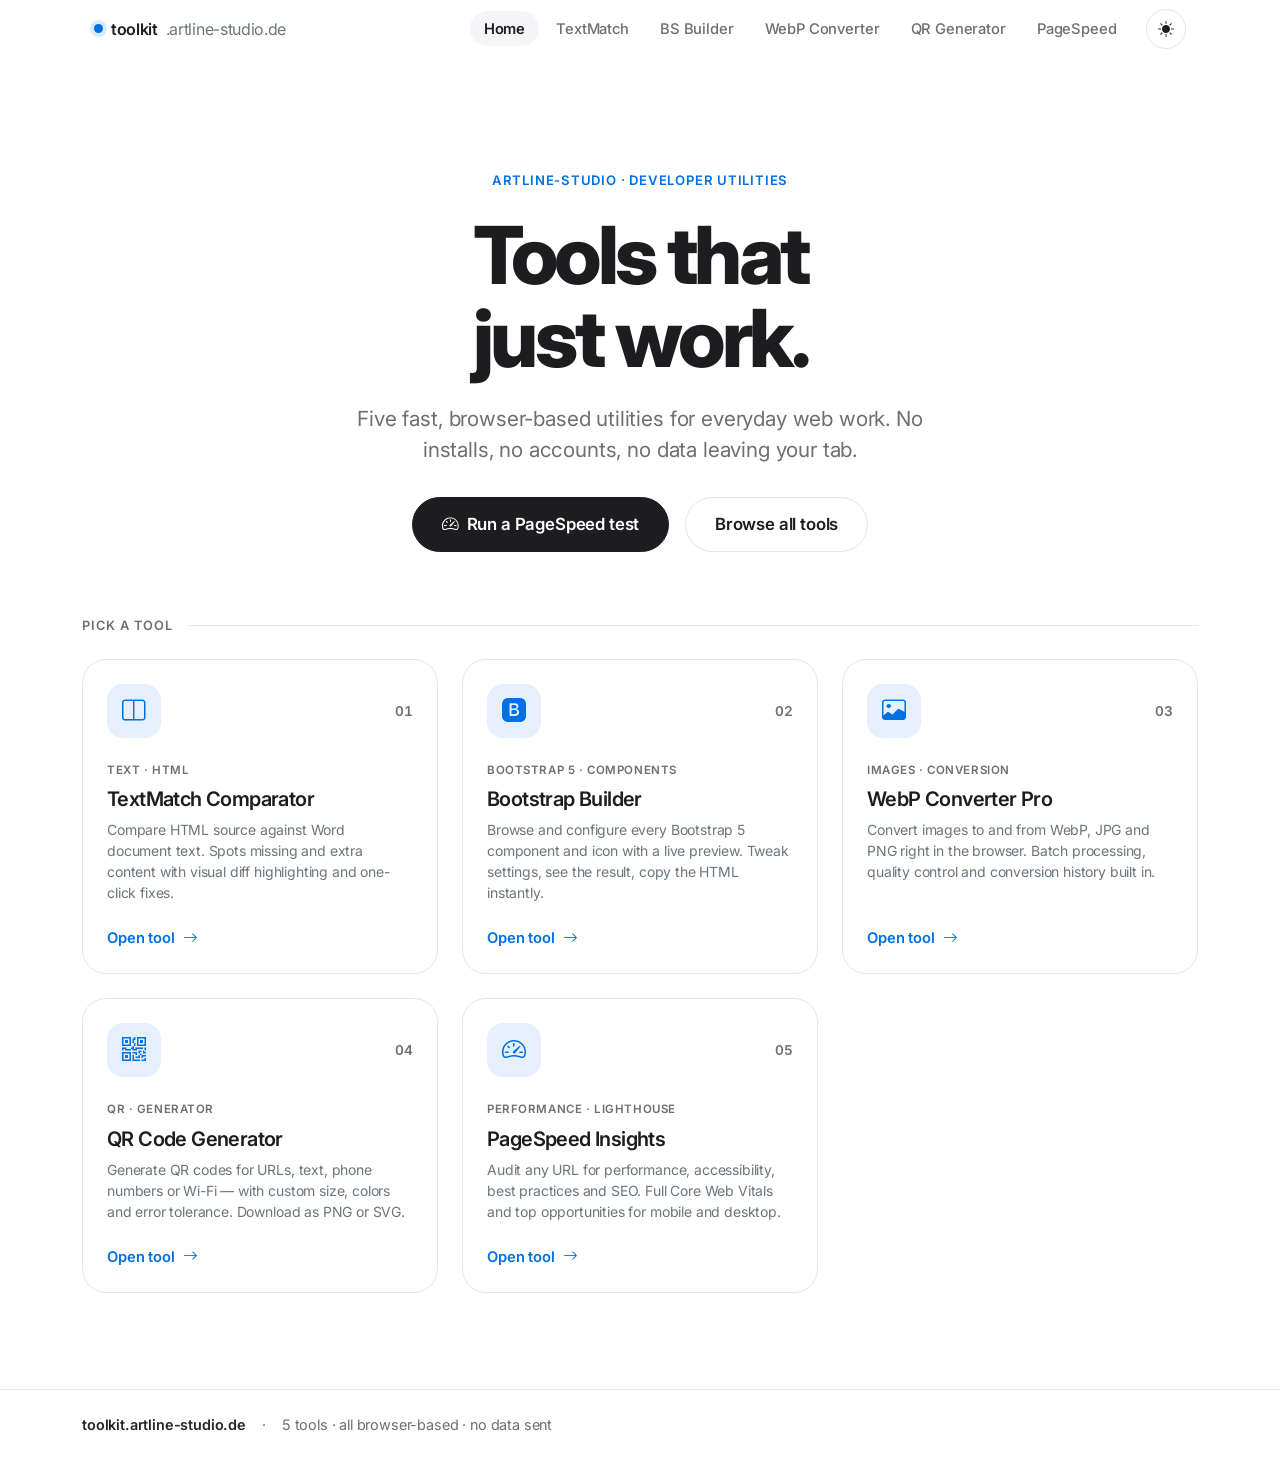
<file: index.html>
<!DOCTYPE html>
<html lang="en">
<head>
  <meta charset="UTF-8" />
  <meta name="viewport" content="width=device-width, initial-scale=1.0" />
  <title>toolkit.artline-studio.de — Developer Utilities</title>
  <link rel="stylesheet" href="https://cdn.jsdelivr.net/npm/bootstrap@5.3.3/dist/css/bootstrap.min.css" />
  <link rel="stylesheet" href="https://cdn.jsdelivr.net/npm/bootstrap-icons@1.13.1/font/bootstrap-icons.min.css" />
  <link rel="stylesheet" href="assets/css/main.css" />
  <script>(function(){var t=localStorage.getItem('toolkit-theme');if(t){document.documentElement.setAttribute('data-bs-theme',t);document.documentElement.setAttribute('data-theme',t);}}());</script>
</head>
<body>

  <div id="tk-nav"></div>

  <header class="tk-hero">
    <div class="container">
      <div class="d-flex flex-column align-items-center text-center gap-3 gap-md-4">
        <span class="tk-eyebrow">artline-studio · developer utilities</span>
        <h1 class="tk-display mb-0">Tools that<br class="d-none d-sm-block" /> just&nbsp;work.</h1>
        <p class="tk-lead mb-2">Five fast, browser-based utilities for everyday web work. No installs, no accounts, no data leaving your tab.</p>
        <div class="d-flex flex-wrap justify-content-center gap-3">
          <a class="btn btn-dark btn-lg d-inline-flex align-items-center gap-2" href="pagespeed/index.html"><i class="bi bi-speedometer2"></i>Run a PageSpeed test</a>
          <a class="btn btn-outline-secondary btn-lg" href="#tools">Browse all tools</a>
        </div>
      </div>
    </div>
  </header>

  <section class="container pb-5" id="tools">
    <div class="d-flex align-items-center gap-3 mb-4">
      <span class="tk-section-label">Pick a tool</span>
      <span class="tk-rule flex-grow-1"></span>
    </div>

    <div class="row g-4">

      <div class="col-md-6 col-lg-4 tk-reveal">
        <a class="tk-card d-flex flex-column gap-4 p-4 h-100" href="text-comparisor/index.html">
          <div class="d-flex align-items-center justify-content-between">
            <span class="tk-card__icon d-inline-flex align-items-center justify-content-center"><i class="bi bi-layout-split"></i></span>
            <span class="tk-card__num">01</span>
          </div>
          <div class="d-flex flex-column gap-2 flex-grow-1">
            <span class="tk-card__tag">Text · HTML</span>
            <h2 class="h5 fw-semibold mb-0">TextMatch Comparator</h2>
            <p class="text-secondary small mb-0">Compare HTML source against Word document text. Spots missing and extra content with visual diff highlighting and one-click fixes.</p>
          </div>
          <span class="tk-card__go d-inline-flex align-items-center gap-2">Open tool <i class="bi bi-arrow-right"></i></span>
        </a>
      </div>

      <div class="col-md-6 col-lg-4 tk-reveal">
        <a class="tk-card d-flex flex-column gap-4 p-4 h-100" href="bootstrap-builder/index.html">
          <div class="d-flex align-items-center justify-content-between">
            <span class="tk-card__icon d-inline-flex align-items-center justify-content-center"><i class="bi bi-bootstrap-fill"></i></span>
            <span class="tk-card__num">02</span>
          </div>
          <div class="d-flex flex-column gap-2 flex-grow-1">
            <span class="tk-card__tag">Bootstrap 5 · Components</span>
            <h2 class="h5 fw-semibold mb-0">Bootstrap Builder</h2>
            <p class="text-secondary small mb-0">Browse and configure every Bootstrap 5 component and icon with a live preview. Tweak settings, see the result, copy the HTML instantly.</p>
          </div>
          <span class="tk-card__go d-inline-flex align-items-center gap-2">Open tool <i class="bi bi-arrow-right"></i></span>
        </a>
      </div>

      <div class="col-md-6 col-lg-4 tk-reveal">
        <a class="tk-card d-flex flex-column gap-4 p-4 h-100" href="webp-converter/index.html">
          <div class="d-flex align-items-center justify-content-between">
            <span class="tk-card__icon d-inline-flex align-items-center justify-content-center"><i class="bi bi-image"></i></span>
            <span class="tk-card__num">03</span>
          </div>
          <div class="d-flex flex-column gap-2 flex-grow-1">
            <span class="tk-card__tag">Images · Conversion</span>
            <h2 class="h5 fw-semibold mb-0">WebP Converter Pro</h2>
            <p class="text-secondary small mb-0">Convert images to and from WebP, JPG and PNG right in the browser. Batch processing, quality control and conversion history built in.</p>
          </div>
          <span class="tk-card__go d-inline-flex align-items-center gap-2">Open tool <i class="bi bi-arrow-right"></i></span>
        </a>
      </div>

      <div class="col-md-6 col-lg-4 tk-reveal">
        <a class="tk-card d-flex flex-column gap-4 p-4 h-100" href="qr-code-generator/index.html">
          <div class="d-flex align-items-center justify-content-between">
            <span class="tk-card__icon d-inline-flex align-items-center justify-content-center"><i class="bi bi-qr-code"></i></span>
            <span class="tk-card__num">04</span>
          </div>
          <div class="d-flex flex-column gap-2 flex-grow-1">
            <span class="tk-card__tag">QR · Generator</span>
            <h2 class="h5 fw-semibold mb-0">QR Code Generator</h2>
            <p class="text-secondary small mb-0">Generate QR codes for URLs, text, phone numbers or Wi-Fi — with custom size, colors and error tolerance. Download as PNG or SVG.</p>
          </div>
          <span class="tk-card__go d-inline-flex align-items-center gap-2">Open tool <i class="bi bi-arrow-right"></i></span>
        </a>
      </div>

      <div class="col-md-6 col-lg-4 tk-reveal">
        <a class="tk-card d-flex flex-column gap-4 p-4 h-100" href="pagespeed/index.html">
          <div class="d-flex align-items-center justify-content-between">
            <span class="tk-card__icon d-inline-flex align-items-center justify-content-center"><i class="bi bi-speedometer2"></i></span>
            <span class="tk-card__num">05</span>
          </div>
          <div class="d-flex flex-column gap-2 flex-grow-1">
            <span class="tk-card__tag">Performance · Lighthouse</span>
            <h2 class="h5 fw-semibold mb-0">PageSpeed Insights</h2>
            <p class="text-secondary small mb-0">Audit any URL for performance, accessibility, best practices and SEO. Full Core Web Vitals and top opportunities for mobile and desktop.</p>
          </div>
          <span class="tk-card__go d-inline-flex align-items-center gap-2">Open tool <i class="bi bi-arrow-right"></i></span>
        </a>
      </div>

    </div>
  </section>


  <div id="tk-footer"></div>
  <script src="https://code.jquery.com/jquery-3.7.1.min.js" crossorigin="anonymous"></script>
  <script src="https://cdn.jsdelivr.net/npm/bootstrap@5.3.3/dist/js/bootstrap.bundle.min.js"></script>
  <script src="assets/js/components.js"></script>
</body>
</html>
</file>
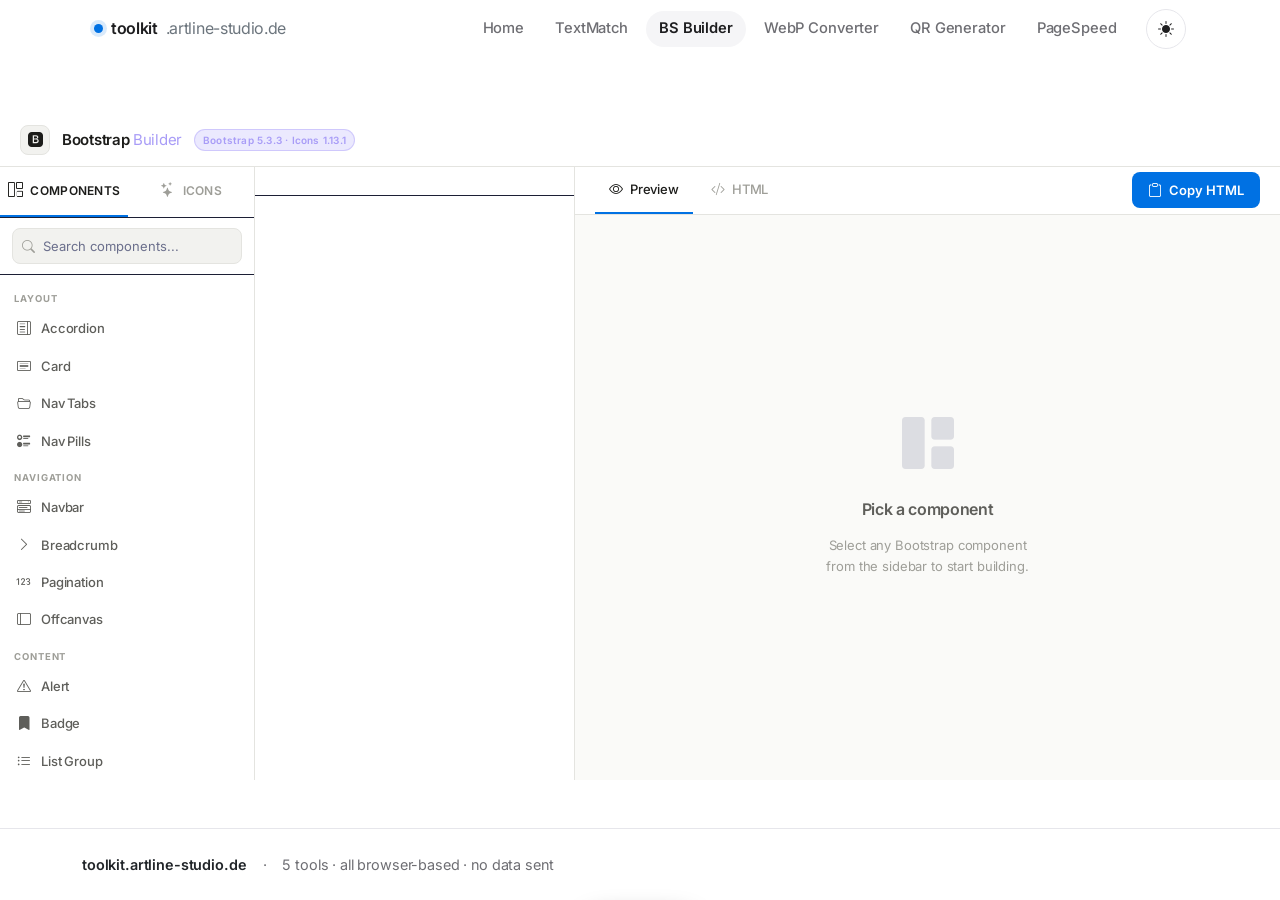
<file: bootstrap-builder/index.html>
<!DOCTYPE html>
<html lang="en">
<head>
  <meta charset="UTF-8" />
  <meta name="viewport" content="width=device-width, initial-scale=1.0" />
  <title>Bootstrap Builder — toolkit.artline-studio.de</title>
  <link rel="stylesheet" href="https://cdn.jsdelivr.net/npm/bootstrap@5.3.3/dist/css/bootstrap.min.css" />
  <link rel="stylesheet" href="https://cdn.jsdelivr.net/npm/bootstrap-icons@1.13.1/font/bootstrap-icons.min.css" />
  <link rel="stylesheet" href="assets/css/main.css" />
  <link rel="stylesheet" href="../assets/css/main.css" />
  <style>.hidden { display: none !important; }</style>
  <script>
    (function(){var t=localStorage.getItem('toolkit-theme');if(t){document.documentElement.setAttribute('data-theme',t);document.documentElement.setAttribute('data-bs-theme',t);}}());
  </script>
</head>
<body>

  <!-- ── Navbar ──────────────────────────────────────────────────────────────── -->
  <div id="tk-nav"></div>

  <!-- ── App header ──────────────────────────────────────────────────────────── -->
  <header class="app-header">
    <div class="logo"><i class="bi bi-bootstrap-fill"></i></div>
    <div class="title">Bootstrap <span>Builder</span></div>
    <div class="badge-ver">Bootstrap 5.3.3 · Icons 1.13.1</div>
  </header>

  <!-- ── App body ────────────────────────────────────────────────────────────── -->
  <div class="app-body">

    <!-- Sidebar -->
    <aside class="sidebar">
      <nav class="sidebar-nav" id="sidebar-nav">
        <div class="nav-btn active" data-tab="components">
          <i class="bi bi-grid-1x2"></i> Components
        </div>
        <div class="nav-btn" data-tab="icons">
          <i class="bi bi-stars"></i> Icons
        </div>
      </nav>

      <div class="sidebar-search">
        <i class="bi bi-search"></i>
        <input type="text" id="comp-search" placeholder="Search components...">
      </div>

      <div class="component-list" id="comp-list"></div>
    </aside>

    <!-- Main area -->
    <main class="main-area">

      <!-- Components tab -->
      <div class="tab-panel active" id="components-panel">
        <div class="builder">

          <div class="config-panel">
            <div class="config-header" id="config-header"></div>
            <div class="config-scroll" id="config-scroll"></div>
          </div>

          <div class="output-panel">
            <div class="output-header">
              <div class="out-tab active" data-out="preview">
                <i class="bi bi-eye"></i> Preview
              </div>
              <div class="out-tab" data-out="code">
                <i class="bi bi-code-slash"></i> HTML
              </div>
              <button class="copy-btn" id="copy-code-btn">
                <i class="bi bi-clipboard"></i> Copy HTML
              </button>
            </div>

            <div class="output-body">
              <div class="empty-state" id="comp-empty-state">
                <i class="bi bi-grid-1x2-fill"></i>
                <strong>Pick a component</strong>
                <p>Select any Bootstrap component from the sidebar to start building.</p>
              </div>
              <div class="out-pane preview-pane active" id="preview-pane">
                <iframe id="preview-iframe" scrolling="no" style="height:200px;border-radius:10px;"></iframe>
              </div>
              <div class="out-pane code-pane" id="code-pane">
                <pre id="code-output"></pre>
              </div>
            </div>
          </div>

        </div>
      </div>

      <!-- Icons tab -->
      <div class="tab-panel" id="icons-panel">
        <div class="icons-tab">

          <div class="icons-toolbar">
            <div class="search-wrap">
              <i class="bi bi-search"></i>
              <input type="text" id="icon-search" placeholder="Search 2,000+ icons...">
            </div>
            <div class="icon-count">Showing <span id="icon-count-val">—</span> icons</div>
            <div class="copy-mode-toggle">
              <button class="active" data-mode="class">Class</button>
              <button data-mode="svg">SVG</button>
              <button data-mode="unicode">Unicode</button>
            </div>
            <div class="size-sel">
              Size
              <select id="icon-size-sel">
                <option value="16">16px</option>
                <option value="20" selected>20px</option>
                <option value="24">24px</option>
                <option value="32">32px</option>
              </select>
            </div>
          </div>

          <div class="icons-grid-wrap">
            <div class="icons-grid" id="icons-grid"></div>
          </div>

        </div>
      </div>

    </main>
  </div>

  <div id="copy-toast"><i class="bi bi-check2"></i> <span id="toast-msg">Copied!</span></div>

  <div id="tk-footer"></div>
  <script src="https://code.jquery.com/jquery-3.7.1.min.js" crossorigin="anonymous"></script>
  <script src="https://cdn.jsdelivr.net/npm/bootstrap@5.3.3/dist/js/bootstrap.bundle.min.js"></script>
  <script src="../assets/js/components.js"></script>
  <script src="assets/js/app.js"></script>
</body>
</html>
</file>
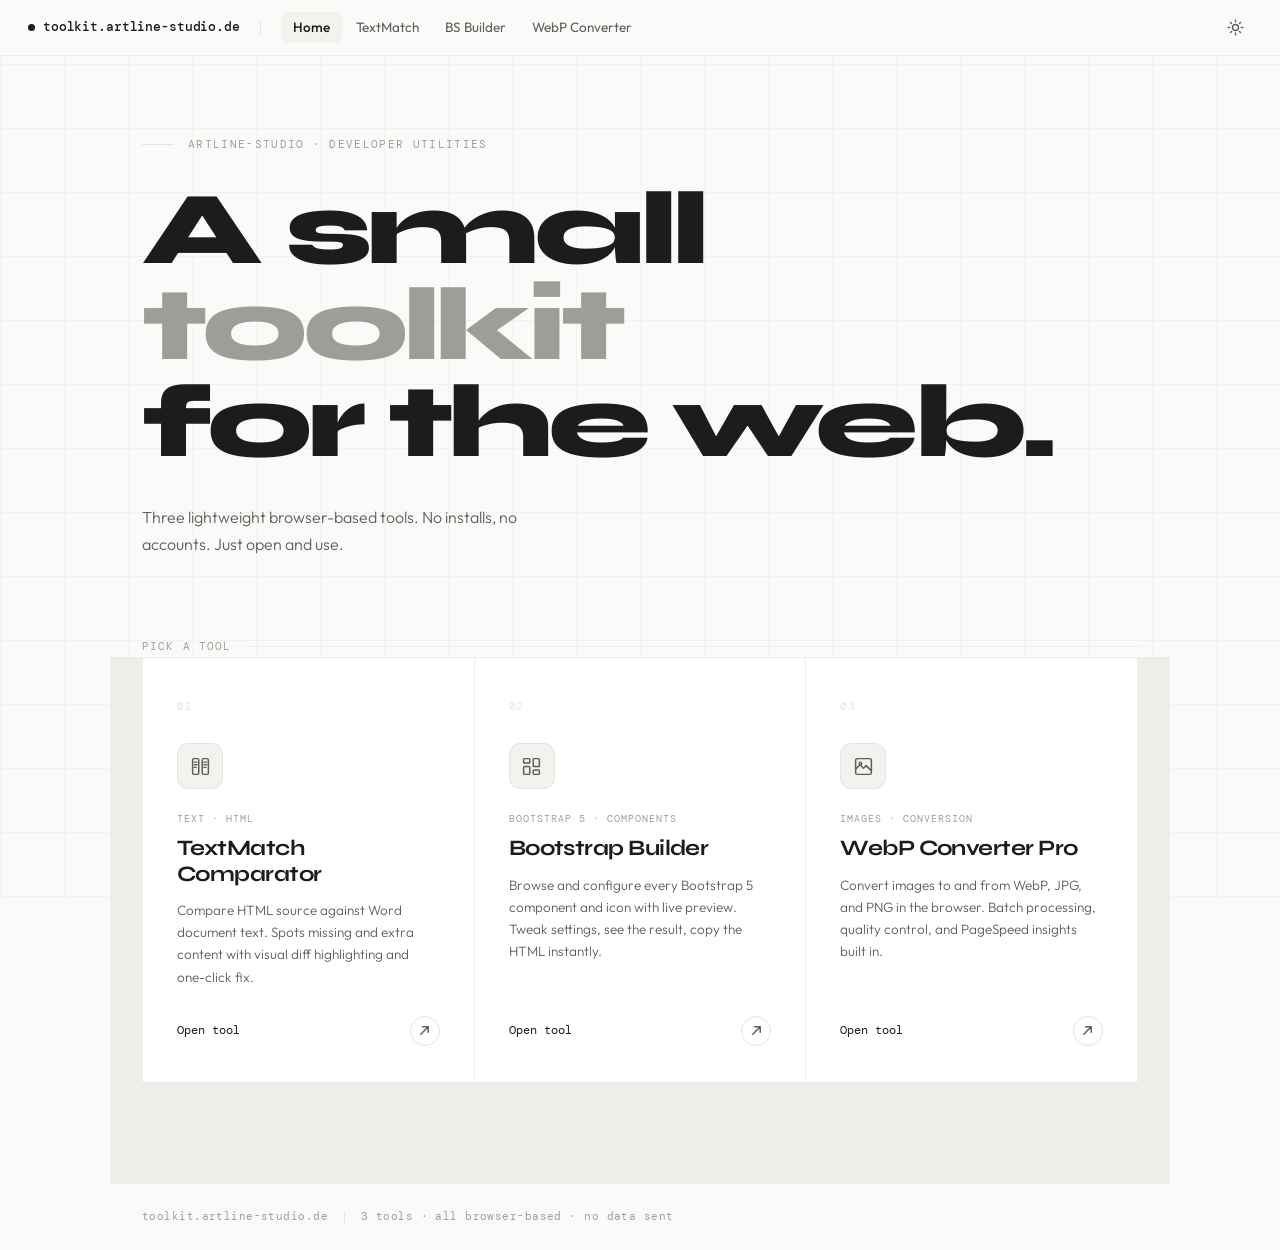
<file: hub2/index.html>
<!DOCTYPE html>
<html lang="en">
<head>
  <meta charset="UTF-8" />
  <meta name="viewport" content="width=device-width, initial-scale=1.0" />
  <title>toolkit.artline-studio.de — Developer Utilities</title>
  <link rel="stylesheet" href="assets/css/main.css" />
  <!-- Prevent theme flash before CSS loads -->
  <script>
    (function(){var t=localStorage.getItem('toolkit-theme');if(t){document.documentElement.setAttribute('data-theme',t);document.documentElement.setAttribute('data-bs-theme',t);}}());
  </script>
</head>
<body>

  <!-- ── Navbar ──────────────────────────────────────────────────────────────── -->
  <nav class="navbar">
    <a class="navbar__brand" href="index.html">
      <span class="navbar__brand-dot"></span>
      toolkit.artline-studio.de
    </a>

    <span class="navbar__sep"></span>

    <div class="navbar__links" id="nav-links">
      <a class="navbar__link is-active" href="index.html">Home</a>
      <a class="navbar__link" href="text-comparisor/index.html">TextMatch</a>
      <a class="navbar__link" href="bootstrap-builder/index.html">BS Builder</a>
      <a class="navbar__link" href="webp-converter/index.html">WebP Converter</a>
    </div>

    <div class="navbar__right">
      <button class="navbar__theme" data-action="toggle-theme" title="Toggle theme" aria-label="Toggle dark/light mode">
        <svg class="icon-sun" viewBox="0 0 20 20" fill="none" stroke="currentColor" stroke-width="1.6" stroke-linecap="round">
          <circle cx="10" cy="10" r="3.5"/>
          <line x1="10" y1="1.5" x2="10" y2="3.2"/>
          <line x1="10" y1="16.8" x2="10" y2="18.5"/>
          <line x1="1.5" y1="10" x2="3.2" y2="10"/>
          <line x1="16.8" y1="10" x2="18.5" y2="10"/>
          <line x1="4.1" y1="4.1" x2="5.4" y2="5.4"/>
          <line x1="14.6" y1="14.6" x2="15.9" y2="15.9"/>
          <line x1="15.9" y1="4.1" x2="14.6" y2="5.4"/>
          <line x1="5.4" y1="14.6" x2="4.1" y2="15.9"/>
        </svg>
        <svg class="icon-moon" viewBox="0 0 20 20" fill="none" stroke="currentColor" stroke-width="1.6" stroke-linecap="round" stroke-linejoin="round">
          <path d="M17 13.5A7 7 0 016.5 3a7 7 0 1010.5 10.5z"/>
        </svg>
      </button>
      <button class="navbar__burger" data-action="toggle-menu" aria-label="Toggle navigation" aria-expanded="false">
        <span></span><span></span><span></span>
      </button>
    </div>
  </nav>

  <div class="page">

    <!-- ── Hero ──────────────────────────────────────────────────────────────── -->
    <section class="hero">
      <p class="hero__eyebrow">artline-studio · developer utilities</p>
      <h1 class="hero__title">
        A small<br />
        <em>toolkit</em><br />
        for the web.
      </h1>
      <p class="hero__sub">Three lightweight browser-based tools. No installs, no accounts. Just open and use.</p>
    </section>

    <!-- ── Section label ─────────────────────────────────────────────────────── -->
    <div class="section-header">
      <span class="section-header__label">Pick a tool</span>
      <span class="section-header__line"></span>
    </div>

    <!-- ── Tools grid ────────────────────────────────────────────────────────── -->
    <div class="tools">

      <a class="tool-card" href="text-comparisor/index.html">
        <span class="tool-card__num">01</span>
        <span class="tool-card__icon">
          <svg viewBox="0 0 24 24" fill="none" stroke-width="1.7" stroke-linecap="round" stroke-linejoin="round">
            <rect x="3" y="3" width="7" height="18" rx="1.5"/>
            <rect x="14" y="3" width="7" height="18" rx="1.5"/>
            <line x1="5" y1="7" x2="8" y2="7"/>
            <line x1="5" y1="10" x2="8" y2="10"/>
            <line x1="5" y1="13" x2="7" y2="13"/>
            <line x1="16" y1="7" x2="19" y2="7"/>
            <line x1="16" y1="10" x2="19" y2="10"/>
            <line x1="16" y1="13" x2="18" y2="13"/>
          </svg>
        </span>
        <span class="tool-card__tag">Text · HTML</span>
        <span class="tool-card__name">TextMatch Comparator</span>
        <span class="tool-card__desc">Compare HTML source against Word document text. Spots missing and extra content with visual diff highlighting and one-click fix.</span>
        <span class="tool-card__footer">
          <span class="tool-card__cta">Open tool</span>
          <span class="tool-card__arrow">
            <svg viewBox="0 0 14 14" fill="none" stroke-width="1.6" stroke-linecap="round" stroke-linejoin="round">
              <path d="M3 11L11 3M5 3h6v6"/>
            </svg>
          </span>
        </span>
      </a>

      <a class="tool-card" href="bootstrap-builder/index.html">
        <span class="tool-card__num">02</span>
        <span class="tool-card__icon">
          <svg viewBox="0 0 24 24" fill="none" stroke-width="1.7" stroke-linecap="round" stroke-linejoin="round">
            <rect x="3" y="3" width="7" height="5" rx="1"/>
            <rect x="14" y="3" width="7" height="9" rx="1"/>
            <rect x="3" y="12" width="7" height="9" rx="1"/>
            <rect x="14" y="16" width="7" height="5" rx="1"/>
          </svg>
        </span>
        <span class="tool-card__tag">Bootstrap 5 · Components</span>
        <span class="tool-card__name">Bootstrap Builder</span>
        <span class="tool-card__desc">Browse and configure every Bootstrap 5 component and icon with live preview. Tweak settings, see the result, copy the HTML instantly.</span>
        <span class="tool-card__footer">
          <span class="tool-card__cta">Open tool</span>
          <span class="tool-card__arrow">
            <svg viewBox="0 0 14 14" fill="none" stroke-width="1.6" stroke-linecap="round" stroke-linejoin="round">
              <path d="M3 11L11 3M5 3h6v6"/>
            </svg>
          </span>
        </span>
      </a>

      <a class="tool-card" href="webp-converter/index.html">
        <span class="tool-card__num">03</span>
        <span class="tool-card__icon">
          <svg viewBox="0 0 24 24" fill="none" stroke-width="1.7" stroke-linecap="round" stroke-linejoin="round">
            <rect x="3" y="3" width="18" height="18" rx="2"/>
            <circle cx="8.5" cy="8.5" r="1.5"/>
            <path d="M3 15l5-5 4 4 3-3 6 6"/>
          </svg>
        </span>
        <span class="tool-card__tag">Images · Conversion</span>
        <span class="tool-card__name">WebP Converter Pro</span>
        <span class="tool-card__desc">Convert images to and from WebP, JPG, and PNG in the browser. Batch processing, quality control, and PageSpeed insights built in.</span>
        <span class="tool-card__footer">
          <span class="tool-card__cta">Open tool</span>
          <span class="tool-card__arrow">
            <svg viewBox="0 0 14 14" fill="none" stroke-width="1.6" stroke-linecap="round" stroke-linejoin="round">
              <path d="M3 11L11 3M5 3h6v6"/>
            </svg>
          </span>
        </span>
      </a>

    </div>

    <footer class="site-footer">
      <span class="site-footer__text">toolkit.artline-studio.de</span>
      <span class="site-footer__sep"></span>
      <span class="site-footer__text">3 tools · all browser-based · no data sent</span>
    </footer>

  </div>

  <script src="https://code.jquery.com/jquery-3.7.1.min.js" crossorigin="anonymous"></script>
  <script src="assets/js/navbar.js"></script>
  <script src="assets/js/main.js"></script>
</body>
</html>
</file>
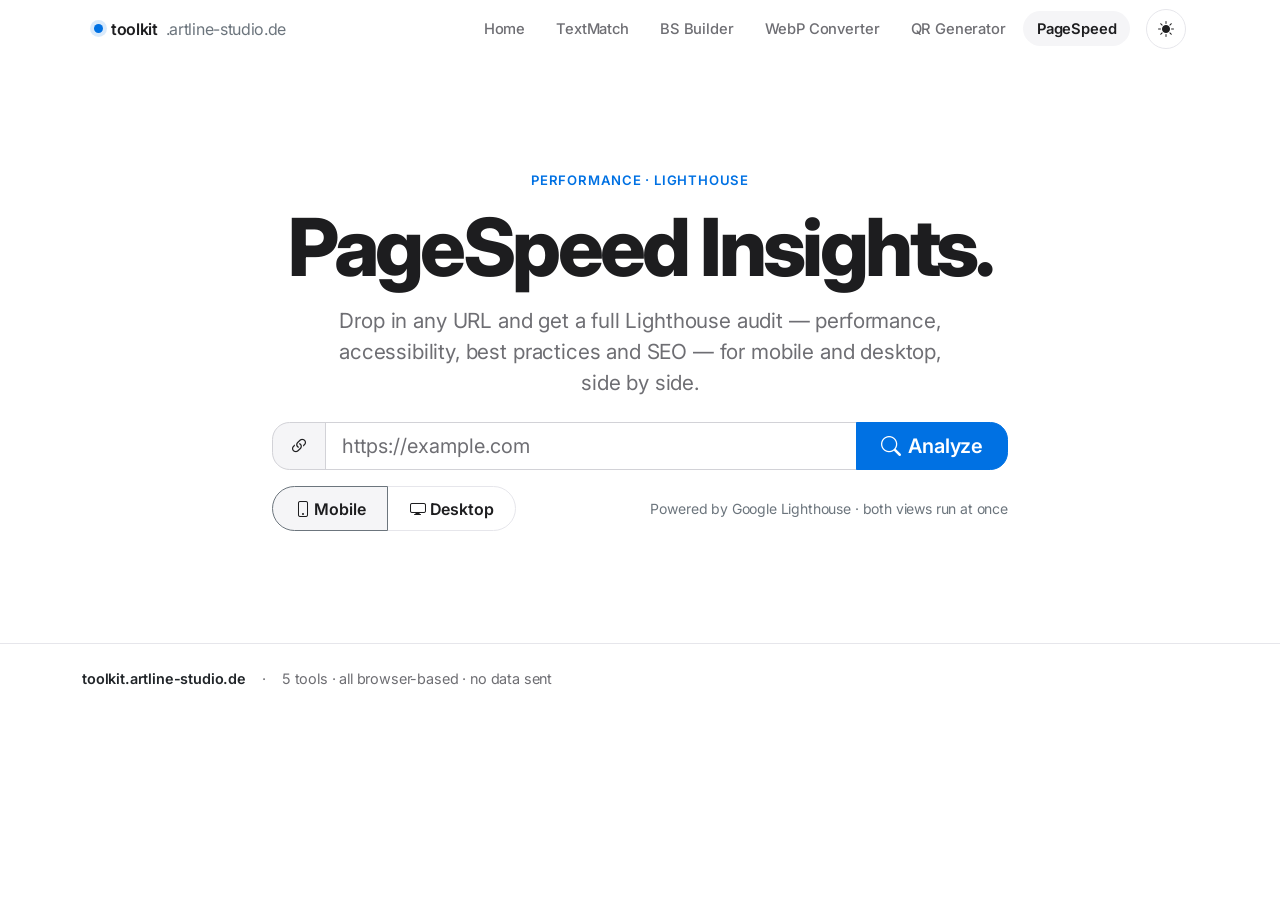
<file: pagespeed/index.html>
<!DOCTYPE html>
<html lang="en">
<head>
  <meta charset="UTF-8" />
  <meta name="viewport" content="width=device-width, initial-scale=1.0" />
  <title>PageSpeed Insights — toolkit.artline-studio.de</title>
  <link rel="stylesheet" href="https://cdn.jsdelivr.net/npm/bootstrap@5.3.3/dist/css/bootstrap.min.css" />
  <link rel="stylesheet" href="https://cdn.jsdelivr.net/npm/bootstrap-icons@1.13.1/font/bootstrap-icons.min.css" />
  <link rel="stylesheet" href="../assets/css/main.css" />
  <script>(function(){var t=localStorage.getItem('toolkit-theme');if(t){document.documentElement.setAttribute('data-bs-theme',t);document.documentElement.setAttribute('data-theme',t);}}());</script>
</head>
<body>

  <div id="tk-nav"></div>

  <main class="container">

    <header class="tk-hero pb-4">
      <div class="d-flex flex-column align-items-center text-center gap-3">
        <span class="tk-eyebrow">performance · lighthouse</span>
        <h1 class="tk-display mb-0">PageSpeed Insights.</h1>
        <p class="tk-lead mb-0">Drop in any URL and get a full Lighthouse audit — performance, accessibility, best practices and SEO — for mobile and desktop, side by side.</p>
      </div>
    </header>

    <div class="row justify-content-center">
      <div class="col-lg-9 col-xl-8">

        <!-- Controls -->
        <div class="input-group input-group-lg tk-ps-input">
          <span class="input-group-text"><i class="bi bi-link-45deg"></i></span>
          <input type="url" class="form-control" id="psUrl" placeholder="https://example.com" autocomplete="url" spellcheck="false" />
          <button class="btn btn-primary px-4 d-inline-flex align-items-center" id="psAnalyze">
            <i class="bi bi-search me-2"></i>Analyze
          </button>
        </div>

        <div class="d-flex flex-wrap align-items-center justify-content-between gap-3 mt-3">
          <div class="btn-group" id="psStrategy" role="group" aria-label="Strategy">
            <button type="button" class="btn btn-outline-secondary active" data-strategy="mobile"><i class="bi bi-phone me-1"></i>Mobile</button>
            <button type="button" class="btn btn-outline-secondary" data-strategy="desktop"><i class="bi bi-display me-1"></i>Desktop</button>
          </div>
          <span class="text-secondary small">Powered by Google Lighthouse · both views run at once</span>
        </div>

        <!-- Loading -->
        <section class="ps-state mt-4" id="psLoading">
          <div class="d-flex flex-column flex-sm-row align-items-sm-center gap-3 p-4 ps-card">
            <div class="ps-spinner"></div>
            <div class="flex-grow-1">
              <div class="fw-semibold">Auditing your page…</div>
              <div class="text-secondary small">Lighthouse usually takes 15–30 seconds</div>
            </div>
            <div class="d-flex gap-2">
              <span class="badge tk-leg">Mobile <b id="psLegMobile">running</b></span>
              <span class="badge tk-leg">Desktop <b id="psLegDesktop">running</b></span>
            </div>
          </div>
        </section>

        <!-- Error -->
        <section class="ps-state mt-4" id="psErrorWrap">
          <div class="d-flex align-items-start gap-3 p-4 ps-card ps-card--error">
            <i class="bi bi-exclamation-circle fs-4 lh-1"></i>
            <div>
              <div class="fw-semibold" id="psErrorTitle">Couldn't analyze that URL</div>
              <div class="text-secondary small mt-1" id="psErrorMsg"></div>
            </div>
          </div>
        </section>

      </div>
    </div>

    <!-- Results (rendered by pagespeed.js) -->
    <section class="ps-state mt-4" id="psResults"></section>

  </main>

  <div style="height:4rem"></div>

  <div id="tk-footer"></div>
  <script src="https://code.jquery.com/jquery-3.7.1.min.js" crossorigin="anonymous"></script>
  <script src="https://cdn.jsdelivr.net/npm/bootstrap@5.3.3/dist/js/bootstrap.bundle.min.js"></script>
  <script src="../assets/js/components.js"></script>
  <script src="pagespeed.js"></script>
</body>
</html>
</file>
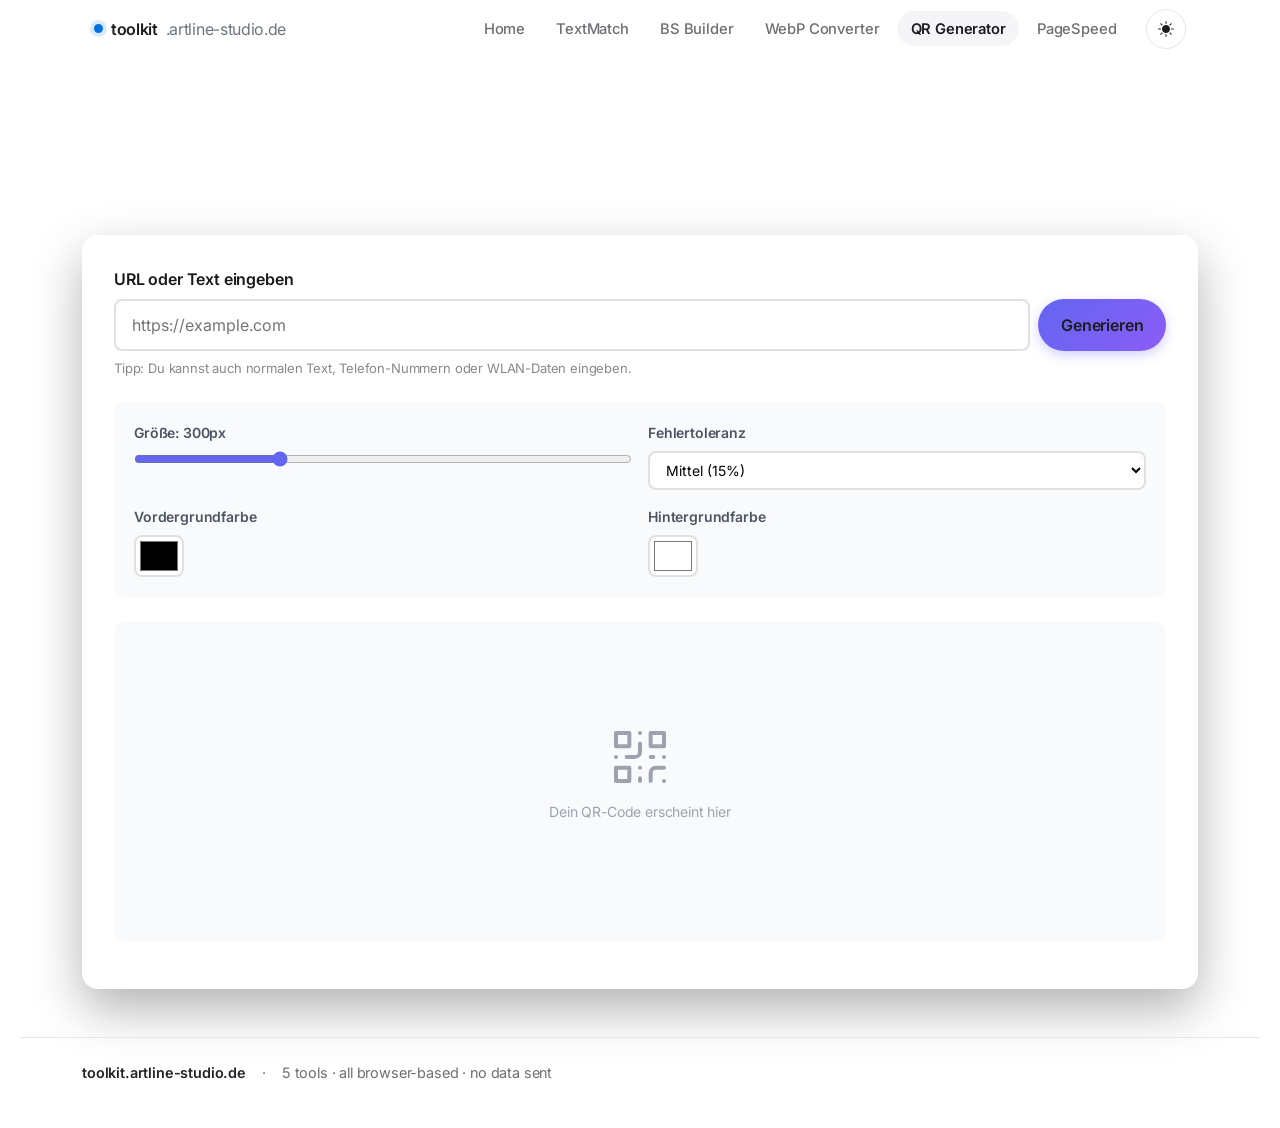
<file: qr-code-generator/index.html>
<!DOCTYPE html>
<html lang="de">
<head>
    <meta charset="UTF-8">
    <meta name="viewport" content="width=device-width, initial-scale=1.0">
    <title>QR Code Generator — toolkit.artline-studio.de</title>
    <script>
      (function(){var t=localStorage.getItem('toolkit-theme');if(t){document.documentElement.setAttribute('data-theme',t);document.documentElement.setAttribute('data-bs-theme',t);}}());
    </script>
    <link rel="stylesheet" href="./style.css">
  <link rel="stylesheet" href="https://cdn.jsdelivr.net/npm/bootstrap@5.3.3/dist/css/bootstrap.min.css" />
  <link rel="stylesheet" href="https://cdn.jsdelivr.net/npm/bootstrap-icons@1.13.1/font/bootstrap-icons.min.css" />
    <link rel="stylesheet" href="../assets/css/main.css"/>
</head>
<body>

  <!-- ── Navbar ──────────────────────────────────────────────────────────────── -->
  <div id="tk-nav"></div>

    <div class="container">
        <header class="header">
            <h1 class="header__title">QR Code Generator</h1>
            <p class="header__subtitle">Erstelle QR-Codes für URLs, die nie ablaufen</p>
        </header>

        <main class="main">
            <div class="input-section">
                <label for="urlInput" class="input-section__label">URL oder Text eingeben</label>
                <div class="input-section__row">
                    <input 
                        type="text" 
                        id="urlInput" 
                        class="input-section__input" 
                        placeholder="https://example.com"
                        autocomplete="off"
                    >
                    <button id="generateBtn" class="btn btn--primary">Generieren</button>
                </div>
                <p class="input-section__hint">Tipp: Du kannst auch normalen Text, Telefon-Nummern oder WLAN-Daten eingeben.</p>
            </div>

            <div class="options-section">
                <div class="option">
                    <label for="sizeRange" class="option__label">Größe: <span id="sizeValue">300</span>px</label>
                    <input type="range" id="sizeRange" min="100" max="800" value="300" step="50" class="option__range">
                </div>

                <div class="option">
                    <label for="errorLevel" class="option__label">Fehlertoleranz</label>
                    <select id="errorLevel" class="option__select">
                        <option value="L">Niedrig (7%)</option>
                        <option value="M" selected>Mittel (15%)</option>
                        <option value="Q">Hoch (25%)</option>
                        <option value="H">Sehr hoch (30%)</option>
                    </select>
                </div>

                <div class="option">
                    <label for="fgColor" class="option__label">Vordergrundfarbe</label>
                    <input type="color" id="fgColor" value="#000000" class="option__color">
                </div>

                <div class="option">
                    <label for="bgColor" class="option__label">Hintergrundfarbe</label>
                    <input type="color" id="bgColor" value="#ffffff" class="option__color">
                </div>
            </div>

            <div class="output-section">
                <div class="output-section__preview" id="qrPreview">
                    <div class="output-section__placeholder">
                        <svg xmlns="http://www.w3.org/2000/svg" width="64" height="64" viewBox="0 0 24 24" fill="none" stroke="currentColor" stroke-width="1.5" stroke-linecap="round" stroke-linejoin="round">
                            <rect x="3" y="3" width="5" height="5"></rect>
                            <rect x="16" y="3" width="5" height="5"></rect>
                            <rect x="3" y="16" width="5" height="5"></rect>
                            <path d="M21 16h-3a2 2 0 0 0-2 2v3"></path>
                            <path d="M21 21v.01"></path>
                            <path d="M12 7v3a2 2 0 0 1-2 2H7"></path>
                            <path d="M3 12h.01"></path>
                            <path d="M12 3h.01"></path>
                            <path d="M12 16v.01"></path>
                            <path d="M16 12h1"></path>
                            <path d="M21 12v.01"></path>
                            <path d="M12 21v-1"></path>
                        </svg>
                        <p>Dein QR-Code erscheint hier</p>
                    </div>
                </div>

                <div class="output-section__actions" id="actions" hidden>
                    <button id="downloadPng" class="btn btn--secondary">PNG herunterladen</button>
                    <button id="downloadSvg" class="btn btn--secondary">SVG herunterladen</button>
                    <button id="copyImage" class="btn btn--secondary">In Zwischenablage</button>
                </div>
            </div>

            <div class="history-section" id="historySection" hidden>
                <h2 class="history-section__title">Historie</h2>
                <ul class="history-section__list" id="historyList"></ul>
                <button id="clearHistory" class="btn btn--ghost">Historie löschen</button>
            </div>
        </main>

        <div class="toast" id="toast"></div>
    </div>

  <div id="tk-footer"></div>
  <script src="https://code.jquery.com/jquery-3.7.1.min.js" crossorigin="anonymous"></script>
  <script src="https://cdn.jsdelivr.net/npm/bootstrap@5.3.3/dist/js/bootstrap.bundle.min.js"></script>
  <script src="../assets/js/components.js"></script>
  <script src="qrcode.js"></script>
  <script src="script.js"></script>
</body>
</html>
</file>
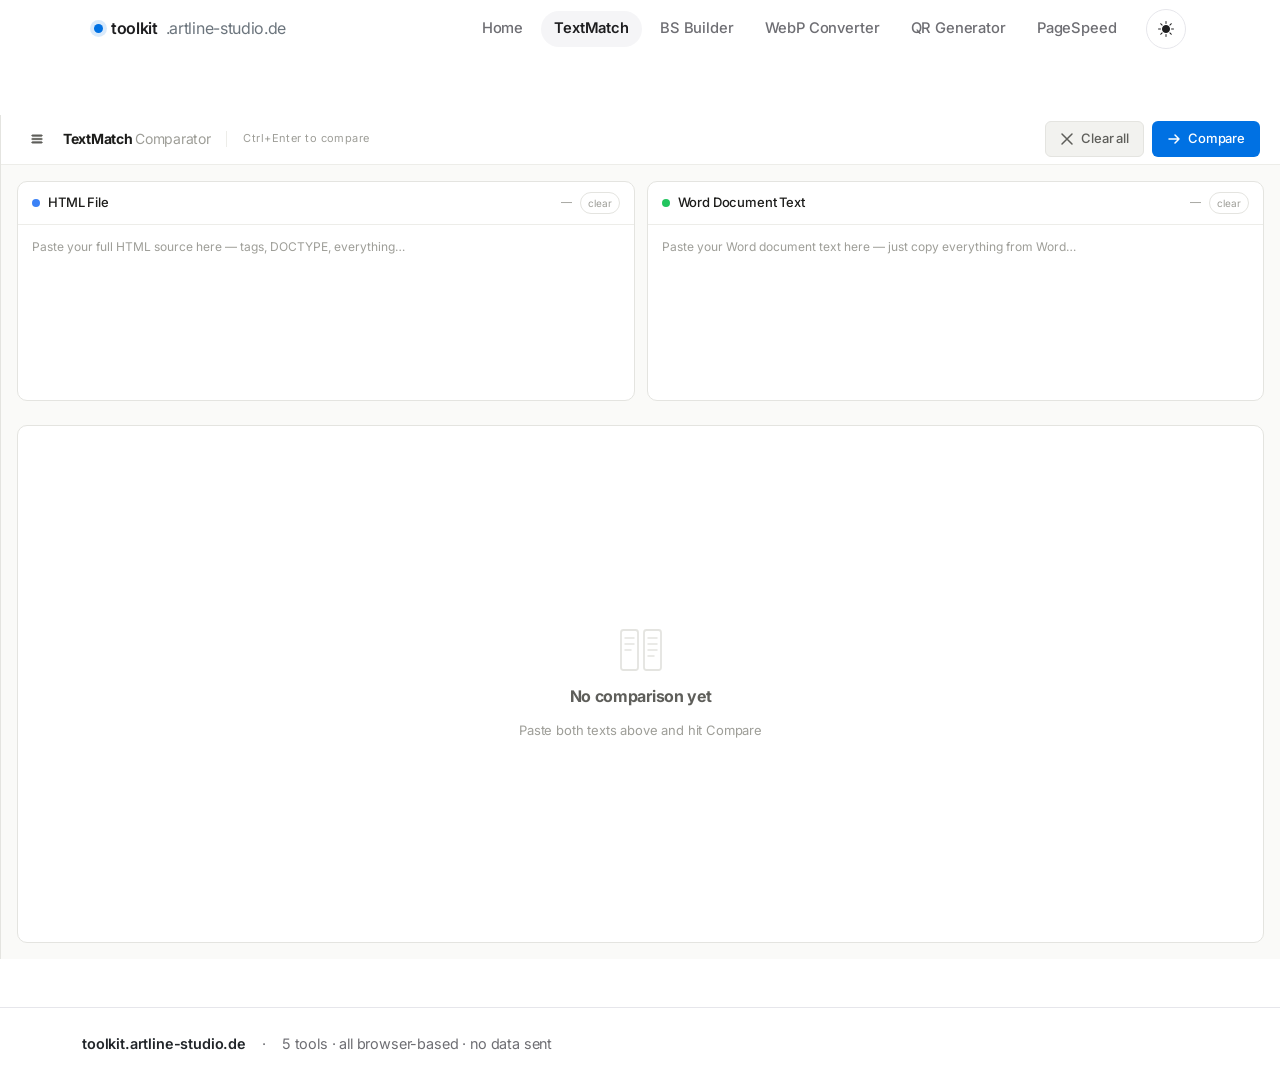
<file: text-comparisor/index.html>
<!DOCTYPE html>
<html lang="en">
<head>
  <meta charset="UTF-8" />
  <meta name="viewport" content="width=device-width, initial-scale=1.0" />
  <title>TextMatch Comparator — toolkit.artline-studio.de</title>
  <link rel="stylesheet" href="https://cdn.jsdelivr.net/npm/bootstrap@5.3.3/dist/css/bootstrap.min.css" />
  <link rel="stylesheet" href="https://cdn.jsdelivr.net/npm/bootstrap-icons@1.13.1/font/bootstrap-icons.min.css" />
  <link rel="stylesheet" href="assets/css/main.css" />
  <link rel="stylesheet" href="../assets/css/main.css" />
  <script>
    (function(){var t=localStorage.getItem('toolkit-theme');if(t){document.documentElement.setAttribute('data-theme',t);document.documentElement.setAttribute('data-bs-theme',t);}}());
  </script>
</head>
<body>

  <!-- ── Navbar ──────────────────────────────────────────────────────────────── -->
  <div id="tk-nav"></div>

  <!-- ── App shell ───────────────────────────────────────────────────────────── -->
  <div class="app">

    <!-- Sidebar -->
    <aside class="sidebar" id="sidebar">
      <div class="sidebar__top">
        <div class="sidebar__logo">
          <div class="sidebar__logo-icon">
            <svg viewBox="0 0 14 14" fill="none">
              <rect x="1" y="1" width="5" height="12" rx="1" fill="currentColor"/>
              <rect x="8" y="1" width="5" height="12" rx="1" fill="currentColor"/>
            </svg>
          </div>
          <span class="sidebar__logo-name">TextMatch</span>
        </div>
        <button class="sidebar__close-btn" id="sidebarClose" title="Close sidebar">
          <svg viewBox="0 0 14 14" fill="none">
            <path d="M9 2L5 7l4 5" stroke="currentColor" stroke-width="1.6" stroke-linecap="round" stroke-linejoin="round"/>
          </svg>
        </button>
      </div>

      <div class="sidebar__body">
        <div class="sidebar__section">
          <div class="sidebar__section-label">How it works</div>
          <ol class="sidebar__steps">
            <li>Paste your <strong>HTML source</strong> on the left</li>
            <li>Paste your <strong>Word text</strong> on the right</li>
            <li>Hit <strong>Compare</strong> or <kbd>Ctrl+Enter</kbd></li>
            <li>Review the highlighted diff below</li>
            <li>Click <span class="chip chip--miss">Fix HTML</span> to patch missing text</li>
          </ol>
        </div>

        <div class="sidebar__section">
          <div class="sidebar__section-label">Legend</div>
          <div class="sidebar__legend">
            <div class="legend-row">
              <span class="legend-dot legend-dot--miss"></span>
              <span>Missing from HTML</span>
            </div>
            <div class="legend-row">
              <span class="legend-dot legend-dot--xtra"></span>
              <span>Extra in HTML</span>
            </div>
            <div class="legend-row">
              <span class="legend-dot legend-dot--same"></span>
              <span>Matching text</span>
            </div>
          </div>
        </div>
      </div>
    </aside>

    <!-- Main wrapper -->
    <div class="wrapper">

      <!-- Topbar -->
      <header class="topbar">
        <button class="btn btn--icon topbar__menu-btn" id="sidebarOpen" title="Open sidebar">
          <svg viewBox="0 0 16 16" fill="none">
            <rect x="2" y="3.35"  width="12" height="1.4" rx="0.7" fill="currentColor"/>
            <rect x="2" y="7.3"   width="12" height="1.4" rx="0.7" fill="currentColor"/>
            <rect x="2" y="11.25" width="12" height="1.4" rx="0.7" fill="currentColor"/>
          </svg>
        </button>

        <div class="topbar__brand">
          <span class="topbar__name">TextMatch <span>Comparator</span></span>
        </div>

        <div class="topbar__divider"></div>
        <span class="topbar__hint">Ctrl+Enter to compare</span>

        <div class="topbar__right">
          <button class="btn btn--ghost" id="clearAllBtn">
            <svg viewBox="0 0 14 14" fill="none">
              <path d="M2 2l10 10M12 2L2 12" stroke="currentColor" stroke-width="1.5" stroke-linecap="round"/>
            </svg>
            Clear all
          </button>
          <button class="btn btn--primary" id="compareBtn">
            <svg viewBox="0 0 14 14" fill="none">
              <path d="M2 7h10M8 3l4 4-4 4" stroke="currentColor" stroke-width="1.5" stroke-linecap="round" stroke-linejoin="round"/>
            </svg>
            Compare
          </button>
        </div>
      </header>

      <!-- Content -->
      <div class="content">

        <!-- Input panels -->
        <div class="panels">
          <div class="panel">
            <div class="panel__head">
              <div class="panel__title">
                <span class="panel__dot panel__dot--html"></span>
                HTML File
              </div>
              <div class="panel__meta">
                <span id="htmlWC">—</span>
                <button class="panel__clear-btn" data-panel="html">clear</button>
              </div>
            </div>
            <textarea class="editor" id="htmlInput" placeholder="Paste your full HTML source here — tags, DOCTYPE, everything…"></textarea>
          </div>

          <div class="panel">
            <div class="panel__head">
              <div class="panel__title">
                <span class="panel__dot panel__dot--word"></span>
                Word Document Text
              </div>
              <div class="panel__meta">
                <span id="wordWC">—</span>
                <button class="panel__clear-btn" data-panel="word">clear</button>
              </div>
            </div>
            <textarea class="editor" id="wordInput" placeholder="Paste your Word document text here — just copy everything from Word…"></textarea>
          </div>
        </div>

        <!-- Action bar -->
        <div class="action-bar">
          <div class="action-bar__left">
            <div class="stats" id="statsWrap" style="display:none;">
              <div class="stats__item">
                <span class="stats__label">Match</span>
                <span class="stats__value stats__value--ok" id="sMatch">—</span>
              </div>
              <div class="stats__item">
                <span class="stats__label">Missing</span>
                <span class="stats__value stats__value--miss" id="sMissing">—</span>
              </div>
              <div class="stats__item">
                <span class="stats__label">Extra</span>
                <span class="stats__value stats__value--xtra" id="sExtra">—</span>
              </div>
              <div class="progress">
                <div class="progress__track">
                  <div class="progress__fill" id="progressFill"></div>
                </div>
              </div>
            </div>
          </div>
          <div class="action-bar__right">
            <button class="btn btn--fix" id="fixBtn" style="display:none;">
              <svg viewBox="0 0 14 14" fill="none">
                <path d="M2 12l2.5-2.5 6-6a1.77 1.77 0 00-2.5-2.5l-6 6L2 12z" stroke="currentColor" stroke-width="1.4" stroke-linecap="round" stroke-linejoin="round"/>
              </svg>
              Fix HTML Text
            </button>
            <button class="btn btn--ok" id="copyFixBtn" style="display:none;">
              <svg viewBox="0 0 14 14" fill="none">
                <rect x="1" y="4" width="8" height="9" rx="1.2" stroke="currentColor" stroke-width="1.3"/>
                <path d="M4 4V2.5A1.5 1.5 0 015.5 1h6A1.5 1.5 0 0113 2.5v8A1.5 1.5 0 0111.5 12H10" stroke="currentColor" stroke-width="1.3" stroke-linecap="round"/>
              </svg>
              Copy Fixed HTML
            </button>
          </div>
        </div>

        <!-- Results -->
        <div class="results" id="resultsSection">
          <div class="results__empty">
            <svg class="results__empty-icon" viewBox="0 0 48 48" fill="none">
              <rect x="4"  y="4"  width="17" height="40" rx="2.5" stroke="currentColor" stroke-width="1.8"/>
              <rect x="27" y="4"  width="17" height="40" rx="2.5" stroke="currentColor" stroke-width="1.8"/>
              <line x1="8"  y1="12" x2="17" y2="12" stroke="currentColor" stroke-width="1.5" stroke-linecap="round"/>
              <line x1="8"  y1="18" x2="17" y2="18" stroke="currentColor" stroke-width="1.5" stroke-linecap="round"/>
              <line x1="8"  y1="24" x2="14" y2="24" stroke="currentColor" stroke-width="1.5" stroke-linecap="round"/>
              <line x1="31" y1="12" x2="40" y2="12" stroke="currentColor" stroke-width="1.5" stroke-linecap="round"/>
              <line x1="31" y1="18" x2="40" y2="18" stroke="currentColor" stroke-width="1.5" stroke-linecap="round"/>
              <line x1="31" y1="24" x2="40" y2="24" stroke="currentColor" stroke-width="1.5" stroke-linecap="round"/>
              <line x1="31" y1="30" x2="37" y2="30" stroke="currentColor" stroke-width="1.5" stroke-linecap="round"/>
            </svg>
            <div class="results__empty-title">No comparison yet</div>
            <div class="results__empty-sub">Paste both texts above and hit Compare</div>
          </div>
        </div>

      </div>
    </div>
  </div>

  <div class="toast" id="toast"></div>

  <div id="tk-footer"></div>
  <script src="https://code.jquery.com/jquery-3.7.1.min.js" crossorigin="anonymous"></script>
  <script src="https://cdn.jsdelivr.net/npm/bootstrap@5.3.3/dist/js/bootstrap.bundle.min.js"></script>
  <script src="../assets/js/components.js"></script>
  <script src="assets/js/app.js"></script>
</body>
</html>
</file>
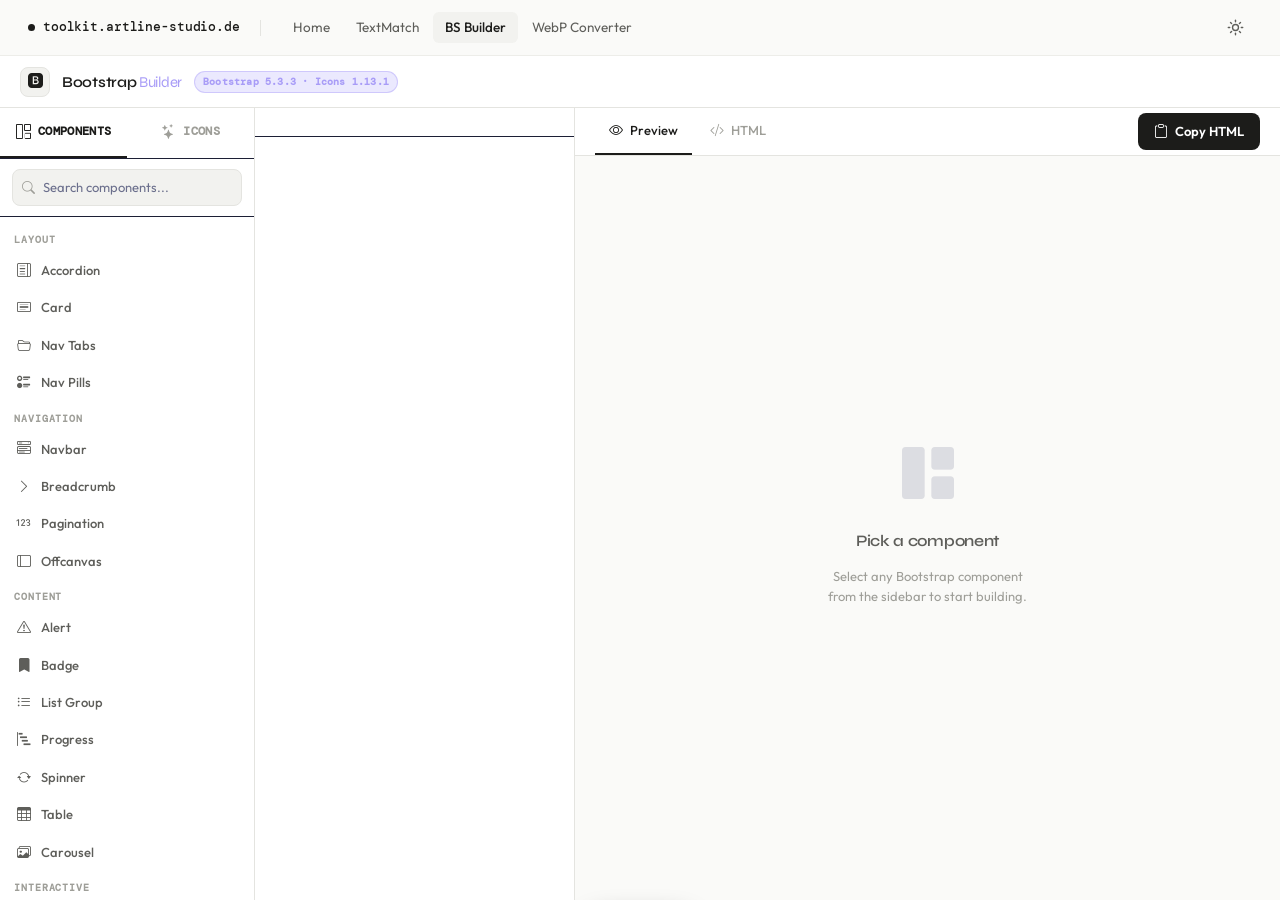
<file: hub2/bootstrap-builder/index.html>
<!DOCTYPE html>
<html lang="en">
<head>
  <meta charset="UTF-8" />
  <meta name="viewport" content="width=device-width, initial-scale=1.0" />
  <title>Bootstrap Builder — toolkit.artline-studio.de</title>
  <link rel="stylesheet" href="https://cdn.jsdelivr.net/npm/bootstrap@5.3.3/dist/css/bootstrap.min.css" />
  <link rel="stylesheet" href="https://cdn.jsdelivr.net/npm/bootstrap-icons@1.13.1/font/bootstrap-icons.min.css" />
  <link rel="stylesheet" href="assets/css/main.css" />
  <script>
    (function(){var t=localStorage.getItem('toolkit-theme');if(t){document.documentElement.setAttribute('data-theme',t);document.documentElement.setAttribute('data-bs-theme',t);}}());
  </script>
</head>
<body>

  <!-- ── Navbar ──────────────────────────────────────────────────────────────── -->
  <nav class="navbar">
    <a class="navbar__brand" href="../index.html">
      <span class="navbar__brand-dot"></span>
      toolkit.artline-studio.de
    </a>

    <span class="navbar__sep"></span>

    <div class="navbar__links" id="nav-links">
      <a class="navbar__link" href="../index.html">Home</a>
      <a class="navbar__link" href="../text-comparisor/index.html">TextMatch</a>
      <a class="navbar__link is-active" href="index.html">BS Builder</a>
      <a class="navbar__link" href="../webp-converter/index.html">WebP Converter</a>
    </div>

    <div class="navbar__right">
      <button class="navbar__theme" data-action="toggle-theme" title="Toggle theme" aria-label="Toggle dark/light mode">
        <svg class="icon-sun" viewBox="0 0 20 20" fill="none" stroke="currentColor" stroke-width="1.6" stroke-linecap="round">
          <circle cx="10" cy="10" r="3.5"/>
          <line x1="10" y1="1.5" x2="10" y2="3.2"/>
          <line x1="10" y1="16.8" x2="10" y2="18.5"/>
          <line x1="1.5" y1="10" x2="3.2" y2="10"/>
          <line x1="16.8" y1="10" x2="18.5" y2="10"/>
          <line x1="4.1" y1="4.1" x2="5.4" y2="5.4"/>
          <line x1="14.6" y1="14.6" x2="15.9" y2="15.9"/>
          <line x1="15.9" y1="4.1" x2="14.6" y2="5.4"/>
          <line x1="5.4" y1="14.6" x2="4.1" y2="15.9"/>
        </svg>
        <svg class="icon-moon" viewBox="0 0 20 20" fill="none" stroke="currentColor" stroke-width="1.6" stroke-linecap="round" stroke-linejoin="round">
          <path d="M17 13.5A7 7 0 016.5 3a7 7 0 1010.5 10.5z"/>
        </svg>
      </button>
      <button class="navbar__burger" data-action="toggle-menu" aria-label="Toggle navigation" aria-expanded="false">
        <span></span><span></span><span></span>
      </button>
    </div>
  </nav>

  <!-- ── App header ──────────────────────────────────────────────────────────── -->
  <header class="app-header">
    <div class="logo"><i class="bi bi-bootstrap-fill"></i></div>
    <div class="title">Bootstrap <span>Builder</span></div>
    <div class="badge-ver">Bootstrap 5.3.3 · Icons 1.13.1</div>
  </header>

  <!-- ── App body ────────────────────────────────────────────────────────────── -->
  <div class="app-body">

    <!-- Sidebar -->
    <aside class="sidebar">
      <nav class="sidebar-nav" id="sidebar-nav">
        <div class="nav-btn active" data-tab="components">
          <i class="bi bi-grid-1x2"></i> Components
        </div>
        <div class="nav-btn" data-tab="icons">
          <i class="bi bi-stars"></i> Icons
        </div>
      </nav>

      <div class="sidebar-search">
        <i class="bi bi-search"></i>
        <input type="text" id="comp-search" placeholder="Search components...">
      </div>

      <div class="component-list" id="comp-list"></div>
    </aside>

    <!-- Main area -->
    <main class="main-area">

      <!-- Components tab -->
      <div class="tab-panel active" id="components-panel">
        <div class="builder">

          <div class="config-panel">
            <div class="config-header" id="config-header"></div>
            <div class="config-scroll" id="config-scroll"></div>
          </div>

          <div class="output-panel">
            <div class="output-header">
              <div class="out-tab active" data-out="preview">
                <i class="bi bi-eye"></i> Preview
              </div>
              <div class="out-tab" data-out="code">
                <i class="bi bi-code-slash"></i> HTML
              </div>
              <button class="copy-btn" id="copy-code-btn">
                <i class="bi bi-clipboard"></i> Copy HTML
              </button>
            </div>

            <div class="output-body">
              <div class="empty-state" id="comp-empty-state">
                <i class="bi bi-grid-1x2-fill"></i>
                <strong>Pick a component</strong>
                <p>Select any Bootstrap component from the sidebar to start building.</p>
              </div>
              <div class="out-pane preview-pane active" id="preview-pane">
                <iframe id="preview-iframe" scrolling="no" style="height:200px;border-radius:10px;"></iframe>
              </div>
              <div class="out-pane code-pane" id="code-pane">
                <pre id="code-output"></pre>
              </div>
            </div>
          </div>

        </div>
      </div>

      <!-- Icons tab -->
      <div class="tab-panel" id="icons-panel">
        <div class="icons-tab">

          <div class="icons-toolbar">
            <div class="search-wrap">
              <i class="bi bi-search"></i>
              <input type="text" id="icon-search" placeholder="Search 2,000+ icons...">
            </div>
            <div class="icon-count">Showing <span id="icon-count-val">—</span> icons</div>
            <div class="copy-mode-toggle">
              <button class="active" data-mode="class">Class</button>
              <button data-mode="svg">SVG</button>
              <button data-mode="unicode">Unicode</button>
            </div>
            <div class="size-sel">
              Size
              <select id="icon-size-sel">
                <option value="16">16px</option>
                <option value="20" selected>20px</option>
                <option value="24">24px</option>
                <option value="32">32px</option>
              </select>
            </div>
          </div>

          <div class="icons-grid-wrap">
            <div class="icons-grid" id="icons-grid"></div>
          </div>

        </div>
      </div>

    </main>
  </div>

  <div id="copy-toast"><i class="bi bi-check2"></i> <span id="toast-msg">Copied!</span></div>

  <script src="https://code.jquery.com/jquery-3.7.1.min.js" crossorigin="anonymous"></script>
  <script src="https://cdn.jsdelivr.net/npm/bootstrap@5.3.3/dist/js/bootstrap.bundle.min.js"></script>
  <script src="assets/js/navbar.js"></script>
  <script src="assets/js/app.js"></script>
</body>
</html>
</file>
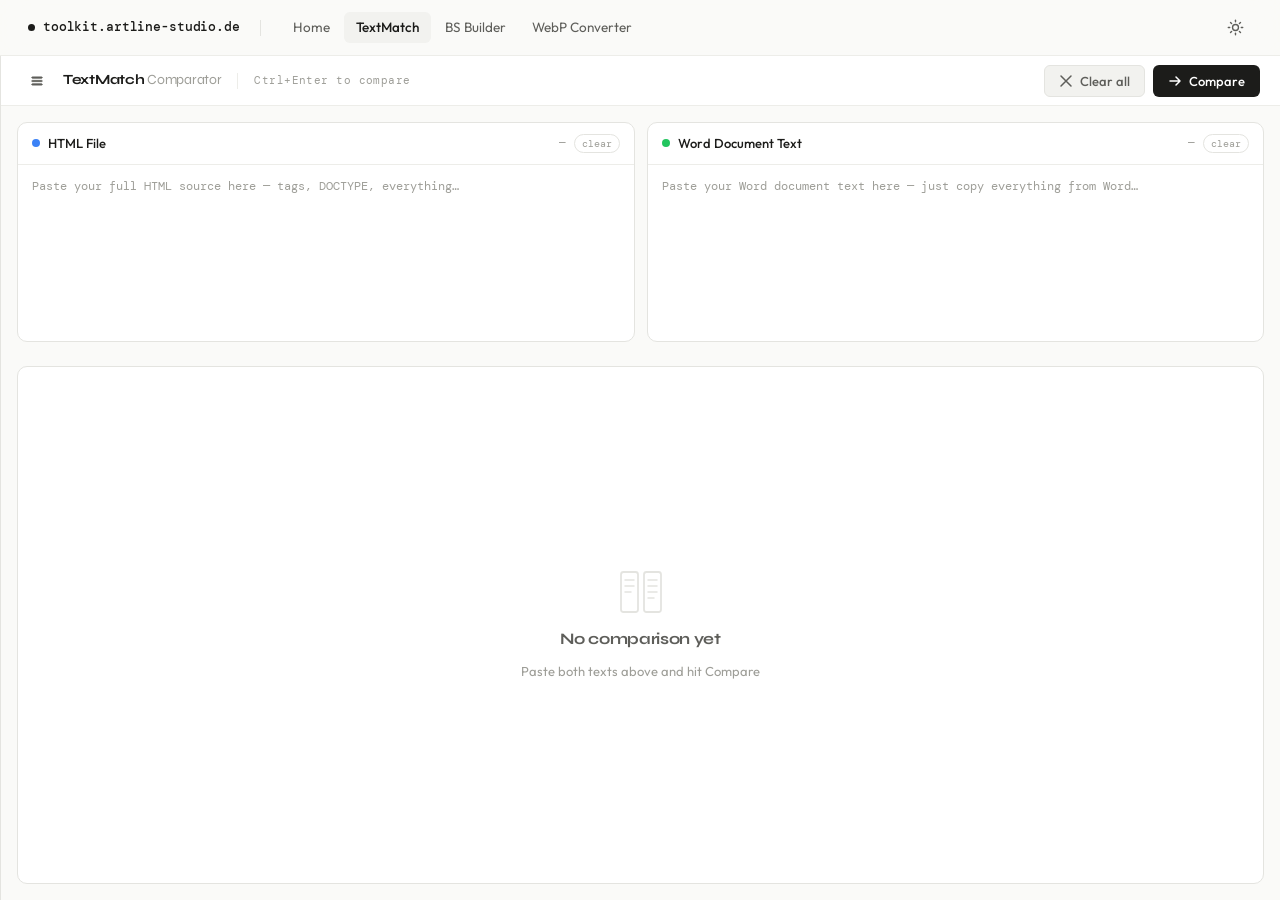
<file: hub2/text-comparisor/index.html>
<!DOCTYPE html>
<html lang="en">
<head>
  <meta charset="UTF-8" />
  <meta name="viewport" content="width=device-width, initial-scale=1.0" />
  <title>TextMatch Comparator — toolkit.artline-studio.de</title>
  <link rel="stylesheet" href="assets/css/main.css" />
  <script>
    (function(){var t=localStorage.getItem('toolkit-theme');if(t){document.documentElement.setAttribute('data-theme',t);document.documentElement.setAttribute('data-bs-theme',t);}}());
  </script>
</head>
<body>

  <!-- ── Navbar ──────────────────────────────────────────────────────────────── -->
  <nav class="navbar">
    <a class="navbar__brand" href="../index.html">
      <span class="navbar__brand-dot"></span>
      toolkit.artline-studio.de
    </a>

    <span class="navbar__sep"></span>

    <div class="navbar__links" id="nav-links">
      <a class="navbar__link" href="../index.html">Home</a>
      <a class="navbar__link is-active" href="index.html">TextMatch</a>
      <a class="navbar__link" href="../bootstrap-builder/index.html">BS Builder</a>
      <a class="navbar__link" href="../webp-converter/index.html">WebP Converter</a>
    </div>

    <div class="navbar__right">
      <button class="navbar__theme" data-action="toggle-theme" title="Toggle theme" aria-label="Toggle dark/light mode">
        <svg class="icon-sun" viewBox="0 0 20 20" fill="none" stroke="currentColor" stroke-width="1.6" stroke-linecap="round">
          <circle cx="10" cy="10" r="3.5"/>
          <line x1="10" y1="1.5" x2="10" y2="3.2"/>
          <line x1="10" y1="16.8" x2="10" y2="18.5"/>
          <line x1="1.5" y1="10" x2="3.2" y2="10"/>
          <line x1="16.8" y1="10" x2="18.5" y2="10"/>
          <line x1="4.1" y1="4.1" x2="5.4" y2="5.4"/>
          <line x1="14.6" y1="14.6" x2="15.9" y2="15.9"/>
          <line x1="15.9" y1="4.1" x2="14.6" y2="5.4"/>
          <line x1="5.4" y1="14.6" x2="4.1" y2="15.9"/>
        </svg>
        <svg class="icon-moon" viewBox="0 0 20 20" fill="none" stroke="currentColor" stroke-width="1.6" stroke-linecap="round" stroke-linejoin="round">
          <path d="M17 13.5A7 7 0 016.5 3a7 7 0 1010.5 10.5z"/>
        </svg>
      </button>
      <button class="navbar__burger" data-action="toggle-menu" aria-label="Toggle navigation" aria-expanded="false">
        <span></span><span></span><span></span>
      </button>
    </div>
  </nav>

  <!-- ── App shell ───────────────────────────────────────────────────────────── -->
  <div class="app">

    <!-- Sidebar -->
    <aside class="sidebar" id="sidebar">
      <div class="sidebar__top">
        <div class="sidebar__logo">
          <div class="sidebar__logo-icon">
            <svg viewBox="0 0 14 14" fill="none">
              <rect x="1" y="1" width="5" height="12" rx="1" fill="currentColor"/>
              <rect x="8" y="1" width="5" height="12" rx="1" fill="currentColor"/>
            </svg>
          </div>
          <span class="sidebar__logo-name">TextMatch</span>
        </div>
        <button class="sidebar__close-btn" id="sidebarClose" title="Close sidebar">
          <svg viewBox="0 0 14 14" fill="none">
            <path d="M9 2L5 7l4 5" stroke="currentColor" stroke-width="1.6" stroke-linecap="round" stroke-linejoin="round"/>
          </svg>
        </button>
      </div>

      <div class="sidebar__body">
        <div class="sidebar__section">
          <div class="sidebar__section-label">How it works</div>
          <ol class="sidebar__steps">
            <li>Paste your <strong>HTML source</strong> on the left</li>
            <li>Paste your <strong>Word text</strong> on the right</li>
            <li>Hit <strong>Compare</strong> or <kbd>Ctrl+Enter</kbd></li>
            <li>Review the highlighted diff below</li>
            <li>Click <span class="chip chip--miss">Fix HTML</span> to patch missing text</li>
          </ol>
        </div>

        <div class="sidebar__section">
          <div class="sidebar__section-label">Legend</div>
          <div class="sidebar__legend">
            <div class="legend-row">
              <span class="legend-dot legend-dot--miss"></span>
              <span>Missing from HTML</span>
            </div>
            <div class="legend-row">
              <span class="legend-dot legend-dot--xtra"></span>
              <span>Extra in HTML</span>
            </div>
            <div class="legend-row">
              <span class="legend-dot legend-dot--same"></span>
              <span>Matching text</span>
            </div>
          </div>
        </div>
      </div>
    </aside>

    <!-- Main wrapper -->
    <div class="wrapper">

      <!-- Topbar -->
      <header class="topbar">
        <button class="btn btn--icon topbar__menu-btn" id="sidebarOpen" title="Open sidebar">
          <svg viewBox="0 0 16 16" fill="none">
            <rect x="2" y="3.35"  width="12" height="1.4" rx="0.7" fill="currentColor"/>
            <rect x="2" y="7.3"   width="12" height="1.4" rx="0.7" fill="currentColor"/>
            <rect x="2" y="11.25" width="12" height="1.4" rx="0.7" fill="currentColor"/>
          </svg>
        </button>

        <div class="topbar__brand">
          <span class="topbar__name">TextMatch <span>Comparator</span></span>
        </div>

        <div class="topbar__divider"></div>
        <span class="topbar__hint">Ctrl+Enter to compare</span>

        <div class="topbar__right">
          <button class="btn btn--ghost" id="clearAllBtn">
            <svg viewBox="0 0 14 14" fill="none">
              <path d="M2 2l10 10M12 2L2 12" stroke="currentColor" stroke-width="1.5" stroke-linecap="round"/>
            </svg>
            Clear all
          </button>
          <button class="btn btn--primary" id="compareBtn">
            <svg viewBox="0 0 14 14" fill="none">
              <path d="M2 7h10M8 3l4 4-4 4" stroke="currentColor" stroke-width="1.5" stroke-linecap="round" stroke-linejoin="round"/>
            </svg>
            Compare
          </button>
        </div>
      </header>

      <!-- Content -->
      <div class="content">

        <!-- Input panels -->
        <div class="panels">
          <div class="panel">
            <div class="panel__head">
              <div class="panel__title">
                <span class="panel__dot panel__dot--html"></span>
                HTML File
              </div>
              <div class="panel__meta">
                <span id="htmlWC">—</span>
                <button class="panel__clear-btn" data-panel="html">clear</button>
              </div>
            </div>
            <textarea class="editor" id="htmlInput" placeholder="Paste your full HTML source here — tags, DOCTYPE, everything…"></textarea>
          </div>

          <div class="panel">
            <div class="panel__head">
              <div class="panel__title">
                <span class="panel__dot panel__dot--word"></span>
                Word Document Text
              </div>
              <div class="panel__meta">
                <span id="wordWC">—</span>
                <button class="panel__clear-btn" data-panel="word">clear</button>
              </div>
            </div>
            <textarea class="editor" id="wordInput" placeholder="Paste your Word document text here — just copy everything from Word…"></textarea>
          </div>
        </div>

        <!-- Action bar -->
        <div class="action-bar">
          <div class="action-bar__left">
            <div class="stats" id="statsWrap" style="display:none;">
              <div class="stats__item">
                <span class="stats__label">Match</span>
                <span class="stats__value stats__value--ok" id="sMatch">—</span>
              </div>
              <div class="stats__item">
                <span class="stats__label">Missing</span>
                <span class="stats__value stats__value--miss" id="sMissing">—</span>
              </div>
              <div class="stats__item">
                <span class="stats__label">Extra</span>
                <span class="stats__value stats__value--xtra" id="sExtra">—</span>
              </div>
              <div class="progress">
                <div class="progress__track">
                  <div class="progress__fill" id="progressFill"></div>
                </div>
              </div>
            </div>
          </div>
          <div class="action-bar__right">
            <button class="btn btn--fix" id="fixBtn" style="display:none;">
              <svg viewBox="0 0 14 14" fill="none">
                <path d="M2 12l2.5-2.5 6-6a1.77 1.77 0 00-2.5-2.5l-6 6L2 12z" stroke="currentColor" stroke-width="1.4" stroke-linecap="round" stroke-linejoin="round"/>
              </svg>
              Fix HTML Text
            </button>
            <button class="btn btn--ok" id="copyFixBtn" style="display:none;">
              <svg viewBox="0 0 14 14" fill="none">
                <rect x="1" y="4" width="8" height="9" rx="1.2" stroke="currentColor" stroke-width="1.3"/>
                <path d="M4 4V2.5A1.5 1.5 0 015.5 1h6A1.5 1.5 0 0113 2.5v8A1.5 1.5 0 0111.5 12H10" stroke="currentColor" stroke-width="1.3" stroke-linecap="round"/>
              </svg>
              Copy Fixed HTML
            </button>
          </div>
        </div>

        <!-- Results -->
        <div class="results" id="resultsSection">
          <div class="results__empty">
            <svg class="results__empty-icon" viewBox="0 0 48 48" fill="none">
              <rect x="4"  y="4"  width="17" height="40" rx="2.5" stroke="currentColor" stroke-width="1.8"/>
              <rect x="27" y="4"  width="17" height="40" rx="2.5" stroke="currentColor" stroke-width="1.8"/>
              <line x1="8"  y1="12" x2="17" y2="12" stroke="currentColor" stroke-width="1.5" stroke-linecap="round"/>
              <line x1="8"  y1="18" x2="17" y2="18" stroke="currentColor" stroke-width="1.5" stroke-linecap="round"/>
              <line x1="8"  y1="24" x2="14" y2="24" stroke="currentColor" stroke-width="1.5" stroke-linecap="round"/>
              <line x1="31" y1="12" x2="40" y2="12" stroke="currentColor" stroke-width="1.5" stroke-linecap="round"/>
              <line x1="31" y1="18" x2="40" y2="18" stroke="currentColor" stroke-width="1.5" stroke-linecap="round"/>
              <line x1="31" y1="24" x2="40" y2="24" stroke="currentColor" stroke-width="1.5" stroke-linecap="round"/>
              <line x1="31" y1="30" x2="37" y2="30" stroke="currentColor" stroke-width="1.5" stroke-linecap="round"/>
            </svg>
            <div class="results__empty-title">No comparison yet</div>
            <div class="results__empty-sub">Paste both texts above and hit Compare</div>
          </div>
        </div>

      </div>
    </div>
  </div>

  <div class="toast" id="toast"></div>

  <script src="https://code.jquery.com/jquery-3.7.1.min.js" crossorigin="anonymous"></script>
  <script src="assets/js/navbar.js"></script>
  <script src="assets/js/app.js"></script>
</body>
</html>
</file>
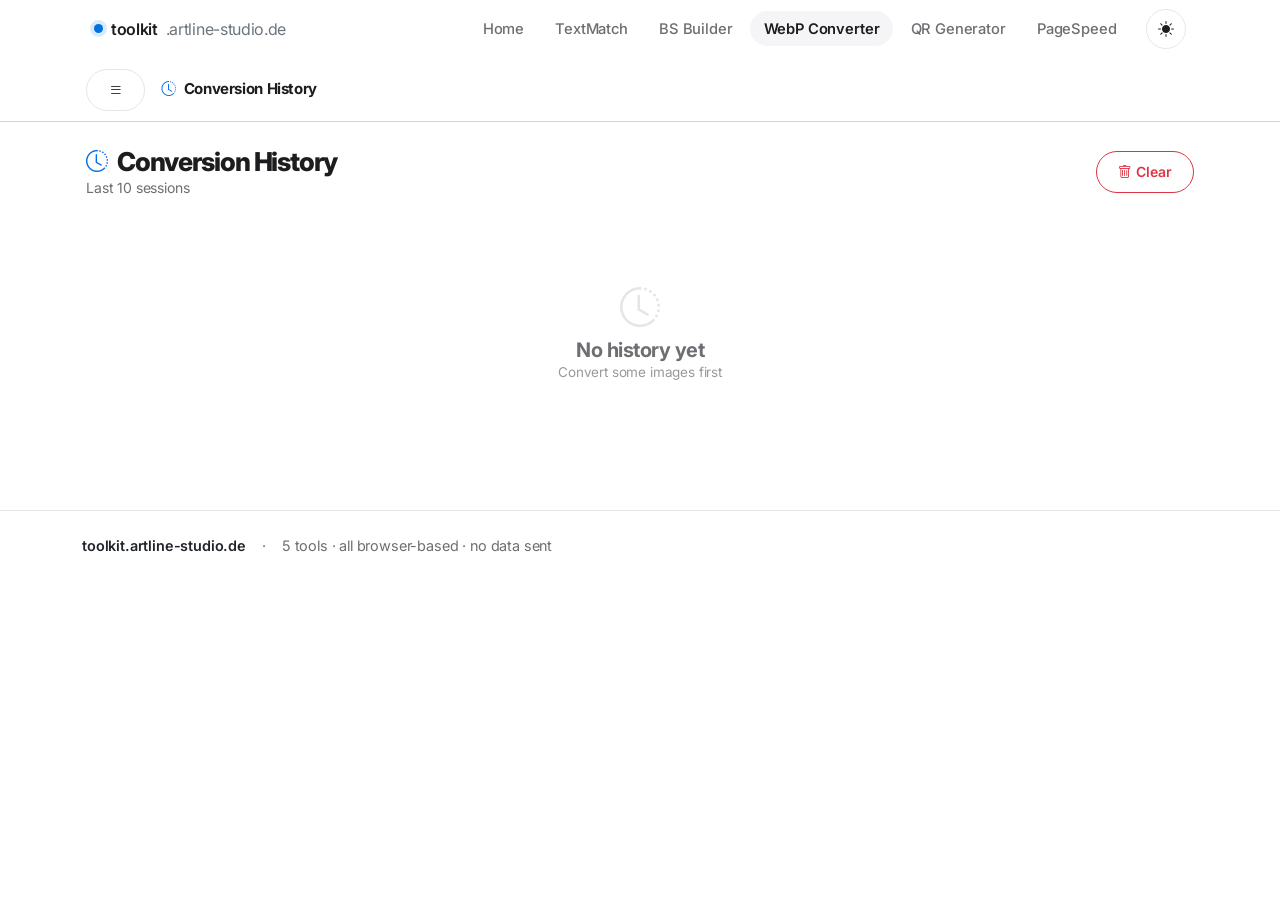
<file: webp-converter/history.html>
<!DOCTYPE html>
<html lang="en" data-bs-theme="light">
<head>
  <meta charset="UTF-8"/>
  <meta name="viewport" content="width=device-width, initial-scale=1.0"/>
  <title>History — toolkit.artline-studio.de</title>
  <link rel="icon" href="assets/images/fav-icon.png"/>
  <link href="https://cdn.jsdelivr.net/npm/bootstrap@5.3.3/dist/css/bootstrap.min.css" rel="stylesheet"/>
  <link href="https://cdn.jsdelivr.net/npm/bootstrap-icons@1.13.1/font/bootstrap-icons.min.css" rel="stylesheet"/>
  <link rel="stylesheet" href="assets/scss/main.css"/>
  <link rel="stylesheet" href="../assets/css/main.css"/>
  <script>(function(){var t=localStorage.getItem('toolkit-theme')||'light';document.documentElement.setAttribute('data-bs-theme',t);})();</script>
</head>
<body>
<div id="tk-nav"></div>
<div class="offcanvas offcanvas-start" tabindex="-1" id="sidebar">
  <div class="offcanvas-header">
    <h5 class="offcanvas-title"><i class="bi bi-stars"></i> WebP Converter</h5>
    <button type="button" class="btn-close" data-bs-dismiss="offcanvas"></button>
  </div>
  <div class="offcanvas-body d-flex flex-column gap-1 px-2">
    <p style="font-size:10px;letter-spacing:.08em;color:var(--bs-tertiary-color);font-family:var(--bs-font-monospace);text-transform:uppercase;font-weight:600" class="px-2">Navigation</p>
    <a class="sidebar-nav-link" href="index.html"><i class="bi bi-stars"></i> Converter</a>
    <a class="sidebar-nav-link  active" href="history.html"><i class="bi bi-clock-history"></i> History</a>
    <a class="sidebar-nav-link" href="presets.html"><i class="bi bi-sliders"></i> Saved Presets</a>
    <hr style="border-color:var(--bs-border-color)"/>
    <p style="font-size:10px;letter-spacing:.08em;color:var(--bs-tertiary-color);font-family:var(--bs-font-monospace);text-transform:uppercase;font-weight:600" class="px-2">Stats</p>
    <div class="px-2 d-flex flex-column gap-2">
      <div class="sidebar-stat-row"><div class="sidebar-stat-row__icon"><i class="bi bi-images"></i></div><div><div class="sidebar-stat-row__lbl">Conversions</div><div class="sidebar-stat-row__val" id="sidebarConversions">0</div></div></div>
      <div class="sidebar-stat-row"><div class="sidebar-stat-row__icon"><i class="bi bi-compress"></i></div><div><div class="sidebar-stat-row__lbl">Space Saved</div><div class="sidebar-stat-row__val" id="sidebarSaved">0 B</div></div></div>
    </div>
    <div class="mt-auto px-2 pb-2" style="font-size:11px;color:var(--bs-tertiary-color);font-family:var(--bs-font-monospace)">WebP Converter Pro v2.0</div>
  </div>
</div>
<div class="page-topbar">
  <div class="container-xl px-3 d-flex align-items-center gap-3">
    <button class="btn btn-outline-secondary btn-sm" data-bs-toggle="offcanvas" data-bs-target="#sidebar"><i class="bi bi-list"></i></button>
    <span class="topbar-title"><i class="bi bi-clock-history"></i> Conversion History</span>
  </div>
</div>

<div class="container-xl px-3 py-4">
  <div class="d-flex align-items-center justify-content-between mb-4">
    <div class="section-head"><h2><i class="bi bi-clock-history"></i> Conversion History</h2><p>Last 10 sessions</p></div>
    <button class="btn btn-outline-danger btn-sm" id="clearHistoryBtn"><i class="bi bi-trash me-1"></i>Clear</button>
  </div>
  <div id="historyList" class="d-flex flex-column gap-2"></div>
</div>
<div class="app-toast" id="appToast"></div>
<div id="tk-footer"></div>
<script src="https://code.jquery.com/jquery-3.7.1.min.js" crossorigin="anonymous"></script>
<script src="https://cdn.jsdelivr.net/npm/bootstrap@5.3.3/dist/js/bootstrap.bundle.min.js"></script>
<script src="../assets/js/components.js"></script>
<script>
$(function(){
  function fmtSize(b){if(!b)return'0 B';const k=1024,s=['B','KB','MB','GB'],i=Math.floor(Math.log(Math.max(b,1))/Math.log(k));return parseFloat((b/Math.pow(k,i)).toFixed(2))+' '+s[i];}
  function render(){
    var h=JSON.parse(localStorage.getItem('converterHistory')||'[]');
    var $l=$('#historyList');
    if(!h.length){$l.html('<div class="empty-state"><i class="bi bi-clock-history"></i><h5>No history yet</h5><p>Convert some images first</p></div>');return;}
    $l.html(h.map(function(it){
      return '<div class="history-entry"><div class="history-entry__dot"></div><div class="history-entry__info"><div class="history-entry__date">'+new Date(it.date).toLocaleString()+'</div><div class="history-entry__details">'+it.fileCount+' files &middot; '+fmtSize(it.originalSize)+' &rarr; '+fmtSize(it.convertedSize)+'</div></div><span class="savings-badge">'+it.totalSavings+'% saved</span></div>';
    }).join(''));
  }
  render();
  $('#clearHistoryBtn').on('click',function(){if(confirm('Clear all history?')){localStorage.removeItem('converterHistory');render();}});
  const _h=JSON.parse(localStorage.getItem('converterHistory')||'[]');
    $('#sidebarConversions').text(_h.reduce(function(s,i){return s+i.fileCount;},0));
    $('#sidebarSaved').text(fmtSize(_h.reduce(function(s,i){return s+(i.originalSize-i.convertedSize);},0)));
});
</script>
</body></html>
</file>
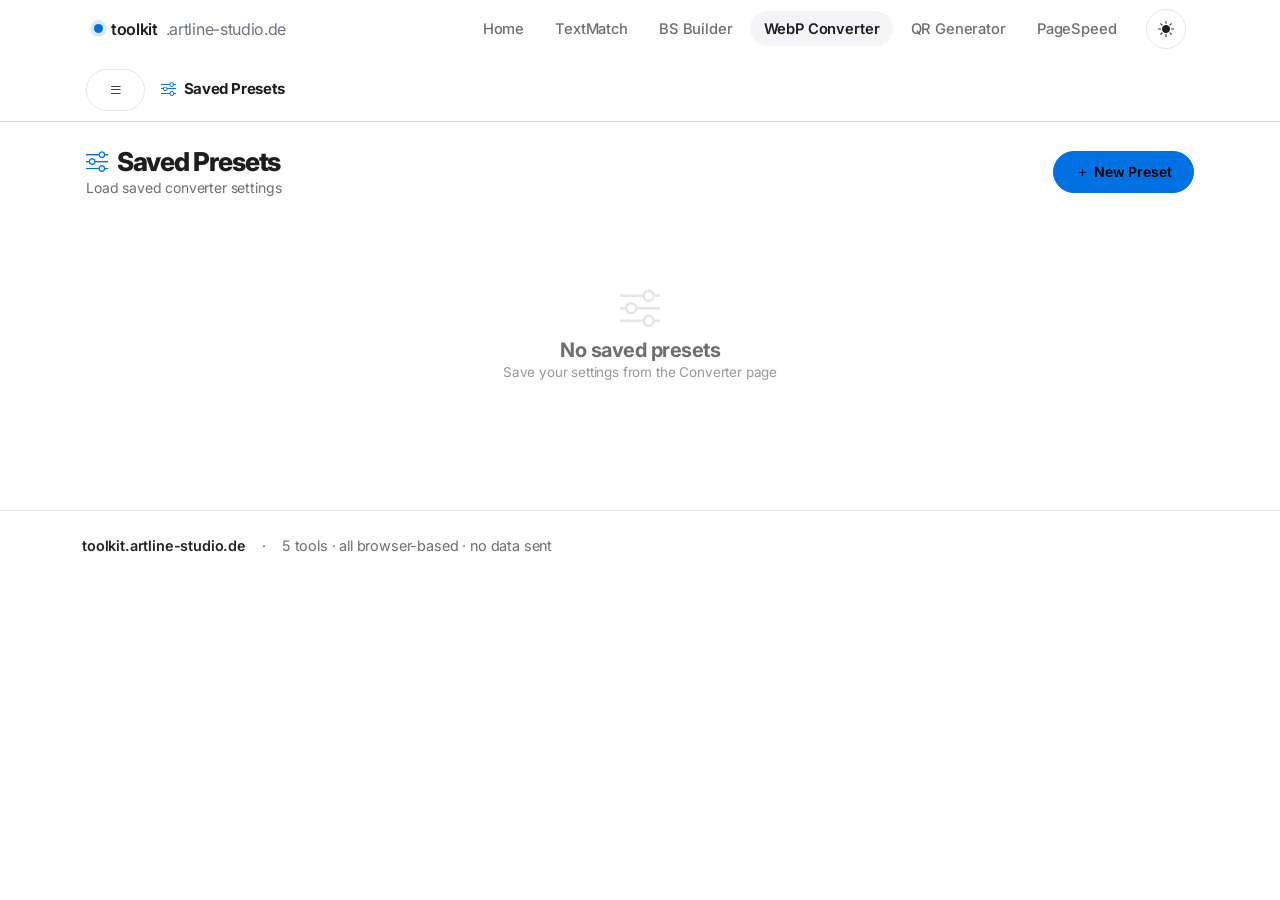
<file: webp-converter/presets.html>
<!DOCTYPE html>
<html lang="en" data-bs-theme="light">
<head>
  <meta charset="UTF-8"/>
  <meta name="viewport" content="width=device-width, initial-scale=1.0"/>
  <title>Saved Presets — toolkit.artline-studio.de</title>
  <link rel="icon" href="assets/images/fav-icon.png"/>
  <link href="https://cdn.jsdelivr.net/npm/bootstrap@5.3.3/dist/css/bootstrap.min.css" rel="stylesheet"/>
  <link href="https://cdn.jsdelivr.net/npm/bootstrap-icons@1.13.1/font/bootstrap-icons.min.css" rel="stylesheet"/>
  <link rel="stylesheet" href="assets/scss/main.css"/>
  <link rel="stylesheet" href="../assets/css/main.css"/>
  <script>(function(){var t=localStorage.getItem('toolkit-theme')||'light';document.documentElement.setAttribute('data-bs-theme',t);})();</script>
</head>
<body>
<div id="tk-nav"></div>
<div class="offcanvas offcanvas-start" tabindex="-1" id="sidebar">
  <div class="offcanvas-header">
    <h5 class="offcanvas-title"><i class="bi bi-stars"></i> WebP Converter</h5>
    <button type="button" class="btn-close" data-bs-dismiss="offcanvas"></button>
  </div>
  <div class="offcanvas-body d-flex flex-column gap-1 px-2">
    <p style="font-size:10px;letter-spacing:.08em;color:var(--bs-tertiary-color);font-family:var(--bs-font-monospace);text-transform:uppercase;font-weight:600" class="px-2">Navigation</p>
    <a class="sidebar-nav-link" href="index.html"><i class="bi bi-stars"></i> Converter</a>
    <a class="sidebar-nav-link" href="history.html"><i class="bi bi-clock-history"></i> History</a>
    <a class="sidebar-nav-link  active" href="presets.html"><i class="bi bi-sliders"></i> Saved Presets</a>
    <hr style="border-color:var(--bs-border-color)"/>
    <p style="font-size:10px;letter-spacing:.08em;color:var(--bs-tertiary-color);font-family:var(--bs-font-monospace);text-transform:uppercase;font-weight:600" class="px-2">Stats</p>
    <div class="px-2 d-flex flex-column gap-2">
      <div class="sidebar-stat-row"><div class="sidebar-stat-row__icon"><i class="bi bi-images"></i></div><div><div class="sidebar-stat-row__lbl">Conversions</div><div class="sidebar-stat-row__val" id="sidebarConversions">0</div></div></div>
      <div class="sidebar-stat-row"><div class="sidebar-stat-row__icon"><i class="bi bi-compress"></i></div><div><div class="sidebar-stat-row__lbl">Space Saved</div><div class="sidebar-stat-row__val" id="sidebarSaved">0 B</div></div></div>
    </div>
    <div class="mt-auto px-2 pb-2" style="font-size:11px;color:var(--bs-tertiary-color);font-family:var(--bs-font-monospace)">WebP Converter Pro v2.0</div>
  </div>
</div>
<div class="page-topbar">
  <div class="container-xl px-3 d-flex align-items-center gap-3">
    <button class="btn btn-outline-secondary btn-sm" data-bs-toggle="offcanvas" data-bs-target="#sidebar"><i class="bi bi-list"></i></button>
    <span class="topbar-title"><i class="bi bi-sliders"></i> Saved Presets</span>
  </div>
</div>

<div class="container-xl px-3 py-4">
  <div class="d-flex align-items-center justify-content-between mb-4">
    <div class="section-head"><h2><i class="bi bi-sliders"></i> Saved Presets</h2><p>Load saved converter settings</p></div>
    <a class="btn btn-primary btn-sm" href="index.html"><i class="bi bi-plus me-1"></i>New Preset</a>
  </div>
  <div class="row g-3" id="presetsGrid"></div>
</div>
<div class="app-toast" id="appToast"></div>
<div id="tk-footer"></div>
<script src="https://code.jquery.com/jquery-3.7.1.min.js" crossorigin="anonymous"></script>
<script src="https://cdn.jsdelivr.net/npm/bootstrap@5.3.3/dist/js/bootstrap.bundle.min.js"></script>
<script src="../assets/js/components.js"></script>
<script>
$(function(){
  function fmtSize(b){if(!b)return'0 B';const k=1024,s=['B','KB','MB','GB'],i=Math.floor(Math.log(Math.max(b,1))/Math.log(k));return parseFloat((b/Math.pow(k,i)).toFixed(2))+' '+s[i];}
  var fmtLabel={'image/webp':'WebP','image/jpeg':'JPEG','image/png':'PNG'};
  function render(){
    var p=JSON.parse(localStorage.getItem('converterPresets')||'[]');
    var $g=$('#presetsGrid');
    if(!p.length){
      $g.html('<div class="col-12"><div class="empty-state"><i class="bi bi-sliders"></i><h5>No saved presets</h5><p>Save your settings from the Converter page</p></div></div>');
      return;
    }
    $g.html(p.map(function(pr){
      return '<div class="col-12 col-sm-6 col-lg-4"><div class="preset-entry">'+
        '<div class="preset-entry__name mb-3">'+pr.name+'</div>'+
        '<div class="d-flex flex-column gap-1 mb-3">'+
          '<div class="preset-entry__row"><span class="preset-entry__lbl">Mode</span><span class="preset-entry__val">'+pr.convMode+'</span></div>'+
          '<div class="preset-entry__row"><span class="preset-entry__lbl">Format</span><span class="preset-entry__val">'+(fmtLabel[pr.targetFormat]||'WebP')+'</span></div>'+
          '<div class="preset-entry__row"><span class="preset-entry__lbl">Quality</span><span class="preset-entry__val">'+Math.round(pr.quality*100)+'%</span></div>'+
          '<div class="preset-entry__row"><span class="preset-entry__lbl">Size</span><span class="preset-entry__val">'+pr.targetW+'&times;'+pr.targetH+'</span></div>'+
        '</div>'+
        '<div class="d-flex gap-2">'+
          '<a class="btn btn-primary btn-sm flex-grow-1" href="index.html?preset='+pr.id+'"><i class="bi bi-check me-1"></i>Load</a>'+
          '<button class="btn btn-outline-danger btn-sm del-btn" data-id="'+pr.id+'"><i class="bi bi-trash"></i></button>'+
        '</div>'+
      '</div></div>';
    }).join(''));
  }
  render();
  $(document).on('click','.del-btn',function(){
    if(!confirm('Delete preset?'))return;
    var id=parseInt($(this).data('id'));
    var p=JSON.parse(localStorage.getItem('converterPresets')||'[]');
    p=p.filter(function(x){return x.id!==id;});
    localStorage.setItem('converterPresets',JSON.stringify(p));
    render();
  });
  const _h=JSON.parse(localStorage.getItem('converterHistory')||'[]');
    $('#sidebarConversions').text(_h.reduce(function(s,i){return s+i.fileCount;},0));
    $('#sidebarSaved').text(fmtSize(_h.reduce(function(s,i){return s+(i.originalSize-i.convertedSize);},0)));
});
</script>
</body></html>
</file>
<file: assets/css/main.css>
@import url('https://fonts.googleapis.com/css2?family=Inter:wght@400;500;600;700;800&display=swap');

/* ============================================================================
   toolkit.artline-studio.de — GLOBAL design system (single source of truth)
   Loaded by every page. Bootstrap 5.3 + bootstrap-icons on top.
   Layout is done with d-flex + gap + justify-content in markup (no margin-auto).
   ========================================================================== */

/* ── Tokens ─────────────────────────────────────────────────────────────── */
:root {
  --bs-body-font-family: 'Inter', system-ui, -apple-system, 'Segoe UI', Roboto, Helvetica, Arial, sans-serif;
  --bs-body-color: #1d1d1f;
  --bs-body-bg: #ffffff;
  --bs-secondary-color: #6e6e73;
  --bs-emphasis-color: #1d1d1f;
  --bs-tertiary-bg: #f5f5f7;
  --bs-border-color: #d2d2d7;
  --bs-border-radius: .75rem;
  --bs-border-radius-lg: 1.1rem;
  --bs-border-radius-xl: 1.5rem;
  --bs-primary: #0071e3;
  --bs-primary-rgb: 0, 113, 227;
  --bs-link-color: #0071e3;
  --bs-link-color-rgb: 0, 113, 227;
  --bs-link-hover-color: #0077ed;

  --tk-surface: #f5f5f7;
  --tk-card: #ffffff;
  --tk-muted: #6e6e73;
  --tk-border: #e6e6eb;
  --tk-accent: #0071e3;
  --tk-accent-rgb: 0, 113, 227;
  --tk-nav-bg: rgba(255, 255, 255, .72);
  --tk-shadow: 0 18px 40px -18px rgba(0, 0, 0, .22);

  --good: #1c8c3e; --avg: #b25e00; --bad: #c8202c;
  --good-bg: rgba(28,140,62,.1); --avg-bg: rgba(178,94,0,.1); --bad-bg: rgba(200,32,44,.1);
}
[data-bs-theme="dark"] {
  --bs-body-color: #f5f5f7;
  --bs-body-bg: #000000;
  --bs-secondary-color: #86868b;
  --bs-emphasis-color: #ffffff;
  --bs-tertiary-bg: #1d1d1f;
  --bs-border-color: #2a2a2c;
  --bs-primary: #2997ff;
  --bs-primary-rgb: 41, 151, 255;
  --bs-link-color: #2997ff;
  --bs-link-color-rgb: 41, 151, 255;
  --bs-link-hover-color: #5aacff;

  --tk-surface: #1d1d1f;
  --tk-card: #161617;
  --tk-muted: #86868b;
  --tk-border: #2a2a2c;
  --tk-accent: #2997ff;
  --tk-accent-rgb: 41, 151, 255;
  --tk-nav-bg: rgba(0, 0, 0, .72);
  --tk-shadow: 0 18px 50px -18px rgba(0, 0, 0, .75);

  --good: #30d158; --avg: #ff9f0a; --bad: #ff453a;
  --good-bg: rgba(48,209,88,.14); --avg-bg: rgba(255,159,10,.14); --bad-bg: rgba(255,69,58,.14);
}

body { -webkit-font-smoothing: antialiased; letter-spacing: -.01em; }
::selection { background: rgba(var(--bs-primary-rgb), .92); color: #fff; }
h1, h2, h3, .display-1, .display-2, .display-3, .display-4 { letter-spacing: -.03em; font-weight: 700; }
.tk-bg-surface { background: var(--tk-surface); }

/* ── Buttons (Bootstrap 5.3 component variables) ────────────────────────── */
.btn { --bs-btn-font-weight: 600; --bs-btn-border-radius: 50rem; --bs-btn-padding-x: 1.35rem; --bs-btn-padding-y: .6rem; letter-spacing: -.01em; }
.btn-lg { --bs-btn-padding-x: 1.8rem; --bs-btn-padding-y: .85rem; --bs-btn-font-size: 1.05rem; }
.btn-primary {
  --bs-btn-bg: var(--bs-primary); --bs-btn-border-color: var(--bs-primary);
  --bs-btn-hover-bg: #0077ed; --bs-btn-hover-border-color: #0077ed;
  --bs-btn-active-bg: #006edb; --bs-btn-active-border-color: #006edb;
  --bs-btn-disabled-bg: var(--bs-primary); --bs-btn-disabled-border-color: var(--bs-primary);
}
[data-bs-theme="dark"] .btn-primary { --bs-btn-color: #001; --bs-btn-hover-color: #001; --bs-btn-hover-bg: #4aa6ff; --bs-btn-hover-border-color: #4aa6ff; }
.btn-dark {
  --bs-btn-bg: #1d1d1f; --bs-btn-border-color: #1d1d1f;
  --bs-btn-hover-bg: #000; --bs-btn-hover-border-color: #000;
  --bs-btn-active-bg: #000; --bs-btn-active-border-color: #000;
}
[data-bs-theme="dark"] .btn-dark {
  --bs-btn-bg: #f5f5f7; --bs-btn-color: #000; --bs-btn-border-color: #f5f5f7;
  --bs-btn-hover-bg: #fff; --bs-btn-hover-border-color: #fff; --bs-btn-hover-color: #000;
}
.btn-outline-secondary {
  --bs-btn-color: var(--bs-body-color); --bs-btn-border-color: var(--tk-border);
  --bs-btn-hover-bg: var(--tk-surface); --bs-btn-hover-border-color: var(--bs-border-color);
  --bs-btn-hover-color: var(--bs-body-color);
  --bs-btn-active-bg: var(--tk-surface); --bs-btn-active-color: var(--bs-body-color);
}

/* ── Navbar (reusable, injected by components.js) ───────────────────────── */
.tk-navbar {
  --bs-navbar-padding-y: .55rem;
  background: var(--tk-nav-bg);
  backdrop-filter: saturate(180%) blur(20px);
  -webkit-backdrop-filter: saturate(180%) blur(20px);
  border-bottom: 1px solid transparent;
  transition: border-color .3s ease, background .3s ease;
}
.tk-navbar.is-scrolled { border-bottom-color: var(--tk-border); }
.tk-navbar .navbar-brand { font-size: 1rem; font-weight: 600; letter-spacing: -.02em; }
.tk-brand-dot { width: 9px; height: 9px; border-radius: 50%; background: var(--tk-accent); box-shadow: 0 0 0 4px rgba(var(--tk-accent-rgb), .15); }
.tk-navbar .nav-link { font-size: .92rem; font-weight: 500; padding: .4rem .85rem; border-radius: 50rem; color: var(--tk-muted); transition: color .15s, background .15s; }
.tk-navbar .nav-link:hover, .tk-navbar .nav-link:focus { color: var(--bs-body-color); }
.tk-navbar .nav-link.active { color: var(--bs-body-color); background: var(--tk-surface); font-weight: 600; }
.tk-theme-btn {
  --bs-btn-padding-x: .55rem; --bs-btn-padding-y: .4rem;
  border: 1px solid var(--tk-border); color: var(--bs-body-color);
  display: inline-flex; align-items: center; justify-content: center; font-size: 1rem;
}
.tk-theme-btn:hover { background: var(--tk-surface); color: var(--bs-body-color); }
.tk-theme-btn .bi-moon-stars-fill { display: none; }
[data-bs-theme="dark"] .tk-theme-btn .bi-sun-fill { display: none; }
[data-bs-theme="dark"] .tk-theme-btn .bi-moon-stars-fill { display: inline-block; }
.tk-navbar .navbar-toggler { box-shadow: none !important; border-color: var(--tk-border); }

/* ── Footer (reusable, injected by components.js) ───────────────────────── */
.tk-footer { border-top: 1px solid var(--tk-border); color: var(--tk-muted); font-size: .9rem; }
.tk-footer a { color: var(--tk-muted); text-decoration: none; }
.tk-footer a:hover { color: var(--bs-body-color); }

/* ── Hero ───────────────────────────────────────────────────────────────── */
.tk-hero { padding: clamp(3.5rem, 9vw, 7rem) 0 clamp(2.5rem, 5vw, 4rem); }
.tk-eyebrow { color: var(--bs-primary); font-weight: 600; font-size: .82rem; letter-spacing: .06em; text-transform: uppercase; }
.tk-display { font-weight: 800; letter-spacing: -.045em; line-height: 1.03; font-size: clamp(2.6rem, 7vw, 5rem); }
.tk-lead { color: var(--bs-secondary-color); font-size: clamp(1.05rem, 2.2vw, 1.3rem); max-width: 48ch; }

/* ── Cards (shared) ─────────────────────────────────────────────────────── */
.tk-card {
  background: var(--tk-card); border: 1px solid var(--tk-border);
  border-radius: var(--bs-border-radius-xl); text-decoration: none; color: inherit;
  transition: transform .28s cubic-bezier(.2,.7,.3,1), box-shadow .28s, border-color .28s;
}
.tk-card:hover, .tk-card:focus-visible { transform: translateY(-6px); box-shadow: var(--tk-shadow); border-color: rgba(var(--bs-primary-rgb), .55); }
.tk-card--static:hover { transform: none; box-shadow: none; border-color: var(--tk-border); }
.tk-card__icon { width: 54px; height: 54px; border-radius: 16px; background: rgba(var(--bs-primary-rgb), .1); color: var(--bs-primary); font-size: 1.5rem; }
.tk-card__num { font-variant-numeric: tabular-nums; color: var(--tk-muted); font-weight: 600; font-size: .85rem; }
.tk-card__tag { text-transform: uppercase; letter-spacing: .05em; font-size: .72rem; font-weight: 600; color: var(--tk-muted); }
.tk-card__go { color: var(--bs-primary); font-weight: 600; font-size: .92rem; }
.tk-card__go i { transition: transform .2s ease; }
.tk-card:hover .tk-card__go i { transform: translateX(4px); }

/* ── Panels (shared surface w/ header + body) ───────────────────────────── */
.tk-panel { background: var(--tk-card); border: 1px solid var(--tk-border); border-radius: var(--bs-border-radius-xl); overflow: hidden; }
.tk-panel__head { display: flex; align-items: center; justify-content: space-between; gap: 1rem; padding: 1.1rem 1.35rem; border-bottom: 1px solid var(--tk-border); }
.tk-panel__title { font-weight: 700; font-size: 1.05rem; letter-spacing: -.02em; }
.tk-panel__hint { color: var(--tk-muted); font-size: .82rem; }
.tk-panel__body { padding: 1.35rem; }

/* ── Section label + rule ───────────────────────────────────────────────── */
.tk-section-label { font-size: .8rem; font-weight: 600; text-transform: uppercase; letter-spacing: .08em; color: var(--tk-muted); }
.tk-rule { height: 1px; background: var(--tk-border); }

/* ── Form controls (shared) ─────────────────────────────────────────────── */
.tk-field .form-control, .form-control.tk-field { border-color: var(--tk-border); }
.tk-field .form-control:focus, .form-control.tk-field:focus { box-shadow: 0 0 0 .25rem rgba(var(--bs-primary-rgb), .15); border-color: var(--bs-primary); }
.tk-field .input-group-text { background: var(--tk-surface); border-color: var(--tk-border); color: var(--tk-muted); }

/* ── Scroll reveal ──────────────────────────────────────────────────────── */
.tk-reveal { opacity: 0; transform: translateY(18px); transition: opacity .6s ease, transform .6s cubic-bezier(.2,.7,.3,1); }
.tk-reveal.is-in { opacity: 1; transform: none; }

/* ── PageSpeed analyzer components (output of pagespeed.js) ─────────────── */
.ps-state { display: none; }
.ps-state.is-on { display: block; }
.ps-card { background: var(--tk-card); border: 1px solid var(--tk-border); border-radius: var(--bs-border-radius-xl); }
.ps-card--error { border-color: rgba(200,32,44,.4); color: var(--bad); }
.ps-card--error .text-secondary { color: var(--bs-secondary-color) !important; }
.tk-leg { background: var(--tk-surface); color: var(--bs-secondary-color); border-radius: 50rem; font-weight: 500; padding: .45rem .7rem; }
.tk-leg b { color: var(--bs-body-color); margin-left: .25rem; }
.ps-spinner { width: 30px; height: 30px; border-radius: 50%; border: 3px solid var(--tk-border); border-top-color: var(--bs-primary); animation: ps-spin .8s linear infinite; flex: none; }
@keyframes ps-spin { to { transform: rotate(360deg); } }
.ps-result-bar { display: flex; flex-wrap: wrap; align-items: baseline; gap: .25rem 1rem; margin-bottom: 1.5rem; }
.ps-result-bar__url { font-weight: 600; font-size: 1.05rem; word-break: break-all; }
.ps-result-bar__meta { color: var(--tk-muted); font-size: .85rem; text-transform: capitalize; }
.ps-scores { display: flex; flex-wrap: wrap; justify-content: center; gap: clamp(1.5rem, 5vw, 3.5rem); padding: 1rem 0 2rem; }
.ps-score { display: flex; flex-direction: column; align-items: center; gap: .75rem; }
.ps-ring { position: relative; width: 104px; height: 104px; }
.ps-ring svg { width: 104px; height: 104px; transform: rotate(-90deg); }
.ps-ring__track { fill: none; stroke: var(--tk-surface); stroke-width: 8; }
.ps-ring__bar { fill: none; stroke-width: 8; stroke-linecap: round; transition: stroke-dashoffset 1s cubic-bezier(.2,.7,.3,1); }
.stroke-good { stroke: var(--good); } .stroke-avg { stroke: var(--avg); } .stroke-bad { stroke: var(--bad); }
.ps-ring__num { position: absolute; inset: 0; display: flex; align-items: center; justify-content: center; font-size: 1.7rem; font-weight: 700; font-variant-numeric: tabular-nums; }
.ps-ring__num.is-good { color: var(--good); } .ps-ring__num.is-avg { color: var(--avg); } .ps-ring__num.is-bad { color: var(--bad); }
.ps-score__label { font-weight: 600; font-size: .9rem; color: var(--bs-secondary-color); }
.ps-panel { background: var(--tk-card); border: 1px solid var(--tk-border); border-radius: var(--bs-border-radius-xl); margin-top: 1.5rem; overflow: hidden; }
.ps-panel__head { display: flex; align-items: center; justify-content: space-between; gap: 1rem; padding: 1.1rem 1.35rem; border-bottom: 1px solid var(--tk-border); }
.ps-panel__title { font-weight: 700; font-size: 1.05rem; letter-spacing: -.02em; }
.ps-panel__hint { color: var(--tk-muted); font-size: .82rem; text-transform: capitalize; }
.ps-panel__body { padding: 1.35rem; }
.ps-vitals { display: grid; grid-template-columns: repeat(auto-fit, minmax(140px, 1fr)); gap: 1rem; }
.ps-vital { background: var(--tk-surface); border-radius: var(--bs-border-radius-lg); padding: 1rem 1.1rem; display: flex; flex-direction: column; gap: .35rem; }
.ps-vital__top { display: flex; align-items: center; justify-content: space-between; }
.ps-vital__lbl { font-weight: 700; font-size: .8rem; letter-spacing: .05em; color: var(--tk-muted); }
.ps-vital__dot { width: 9px; height: 9px; border-radius: 50%; }
.ps-vital__val { font-size: 1.3rem; font-weight: 700; font-variant-numeric: tabular-nums; }
.ps-vital__val.is-good { color: var(--good); } .ps-vital__val.is-avg { color: var(--avg); } .ps-vital__val.is-bad { color: var(--bad); }
.ps-vital__name { font-size: .8rem; color: var(--bs-secondary-color); }
.ps-opp { display: flex; align-items: center; gap: 1rem; padding: .9rem 0; border-bottom: 1px solid var(--tk-border); }
.ps-opp:last-child { border-bottom: 0; padding-bottom: 0; }
.ps-opp:first-child { padding-top: 0; }
.ps-opp__icon { flex: none; width: 38px; height: 38px; border-radius: 11px; display: flex; align-items: center; justify-content: center; }
.ps-opp__icon svg { width: 19px; height: 19px; }
.ps-opp__body { flex-grow: 1; min-width: 0; }
.ps-opp__title { font-weight: 600; font-size: .95rem; }
.ps-opp__desc { font-size: .82rem; color: var(--bs-secondary-color); margin-top: .15rem; }
.ps-opp__save { flex: none; font-weight: 700; font-variant-numeric: tabular-nums; font-size: .95rem; }
.ps-opp__save.is-avg { color: var(--avg); } .ps-opp__save.is-bad { color: var(--bad); }
.ps-empty { display: flex; align-items: center; gap: .6rem; color: var(--good); font-weight: 500; }
.ps-empty svg { width: 22px; height: 22px; flex: none; }

@media (prefers-reduced-motion: reduce) {
  .tk-reveal { opacity: 1; transform: none; transition: none; }
  .tk-card { transition: none; }
  .ps-ring__bar { transition: none; }
}

/* ============================================================================
   Chrome hardening — force the injected navbar + footer to render IDENTICALLY
   on every page, overriding any per-tool CSS that styles .navbar/.container/body
   (old fixed navbars, body top-padding, 800px containers, cyan accents, etc.).
   Scoped strictly to the shared chrome so tool bodies are untouched.
   ========================================================================== */
.tk-navbar {
  position: sticky !important;
  top: 0 !important;
  left: auto !important; right: auto !important; bottom: auto !important;
  height: auto !important; min-height: 0 !important; max-height: none !important;
  width: 100% !important;
  margin: 0 !important;
  padding: .55rem 0 !important;
  background: var(--tk-nav-bg) !important;
  border-bottom: 1px solid transparent !important;
  z-index: 1030 !important;
  backdrop-filter: saturate(180%) blur(20px);
  -webkit-backdrop-filter: saturate(180%) blur(20px);
}
.tk-navbar.is-scrolled { border-bottom-color: var(--tk-border) !important; }
.tk-navbar > .container {
  max-width: 1140px !important; width: 100% !important; height: auto !important;
  padding-left: var(--bs-gutter-x, 1.5rem) !important;
  padding-right: var(--bs-gutter-x, 1.5rem) !important;
}
.tk-navbar .navbar-brand {
  font-family: var(--bs-body-font-family) !important;
  font-size: 1rem !important; font-weight: 600 !important;
  color: var(--bs-body-color) !important;
}
.tk-navbar .navbar-nav .nav-link {
  font-family: var(--bs-body-font-family) !important;
  font-size: .92rem !important; font-weight: 500 !important;
  color: var(--tk-muted) !important;
  padding: .4rem .85rem !important;
  border-radius: 50rem !important;
}
.tk-navbar .navbar-nav .nav-link:hover,
.tk-navbar .navbar-nav .nav-link:focus { color: var(--bs-body-color) !important; background: transparent !important; }
.tk-navbar .navbar-nav .nav-link.active { color: var(--bs-body-color) !important; background: var(--tk-surface) !important; font-weight: 600 !important; }

.tk-footer { border-top: 1px solid var(--tk-border) !important; }
.tk-footer > .container { max-width: 1140px !important; width: 100% !important; }

/* kill the top offset left over from the old fixed navbars (removes the gap) */
body { padding-top: 0 !important; }

/* ============================================================================
   ONE consistent style across every page — fonts, accent colour, container,
   background. Global stylesheet loads last, so these win over per-tool CSS.
   ========================================================================== */

/* one font family everywhere (icons + code excepted) */
body, body * { font-family: var(--bs-body-font-family) !important; }
code, kbd, samp, pre, .code-pane, .code-pane *, .hljs, .hljs * {
  font-family: 'JetBrains Mono', ui-monospace, SFMono-Regular, Menlo, monospace !important;
}

/* one accent colour — override the tools' cyan / custom accent variables */
:root {
  --accent: #0071e3 !important; --accent-rgb: 0, 113, 227 !important;
  --accent-dim: rgba(0, 113, 227, .1) !important; --glow: 0 0 16px rgba(0, 113, 227, .3) !important;
}
[data-bs-theme="dark"] {
  --accent: #2997ff !important; --accent-rgb: 41, 151, 255 !important;
  --accent-dim: rgba(41, 151, 255, .12) !important; --glow: 0 0 16px rgba(41, 151, 255, .3) !important;
}

/* one background + text colour (kills the navy / off-black tool bodies) */
body { background: var(--bs-body-bg) !important; color: var(--bs-body-color) !important; }

/* one container width everywhere (kills the 800px / xl variants) */
.container, .container-sm, .container-md, .container-lg, .container-xl, .container-xxl {
  max-width: 1140px !important;
}

/* theme toggle: a proper circle, not a stretched pill */
.tk-theme-btn {
  width: 40px !important; height: 40px !important; padding: 0 !important;
  border-radius: 50% !important; flex: 0 0 auto !important; line-height: 1 !important;
}
</file>
<file: bootstrap-builder/assets/css/main.css>
@import url("https://fonts.googleapis.com/css2?family=Syne:wght@400;600;700;800&family=DM+Mono:wght@400;500&family=Outfit:wght@300;400;500&display=swap");
:root {
  --font-display: Syne, sans-serif;
  --font-body: Outfit, sans-serif;
  --font-mono: DM Mono, monospace;
  --bg: #fafaf8;
  --bg-surface: #f2f2ef;
  --bg-elevated: #ffffff;
  --border: #e4e4e0;
  --border-subtle: #edede9;
  --text: #1c1c1a;
  --text-2: #5e5e5a;
  --text-3: #9e9e98;
  --accent: #1c1c1a;
  --accent-fg: #ffffff;
  --accent-hover: #343430;
  --miss: #ef4444;
  --miss-bg: rgba(239,68,68,.09);
  --extra: #3b82f6;
  --extra-bg: rgba(59,130,246,.09);
  --ok: #22c55e;
  --nav-h: 56px;
  --radius: 10px;
  --radius-sm: 6px;
  --radius-lg: 16px;
  --shadow: 0 2px 12px rgba(0,0,0,.07);
  --shadow-md: 0 6px 28px rgba(0,0,0,.1);
  --transition: 0.18s ease;
}

[data-theme=dark] {
  --bg: #111110;
  --bg-surface: #1b1b19;
  --bg-elevated: #222220;
  --border: #2e2e2a;
  --border-subtle: #242421;
  --text: #eeeee8;
  --text-2: #8c8c86;
  --text-3: #4e4e48;
  --accent: #eeeee8;
  --accent-fg: #111110;
  --accent-hover: #d0d0c8;
  --miss-bg: rgba(239,68,68,.12);
  --extra-bg: rgba(59,130,246,.12);
  --shadow: 0 2px 12px rgba(0,0,0,.3);
  --shadow-md: 0 6px 28px rgba(0,0,0,.4);
}

*,
*::before,
*::after {
  box-sizing: border-box;
  margin: 0;
  padding: 0;
}

html {
  font-size: 16px;
  -webkit-text-size-adjust: 100%;
  scroll-behavior: smooth;
  background: var(--bg);
  color: var(--text);
}

body {
  font-family: var(--font-body);
  background: var(--bg);
  color: var(--text);
  line-height: 1.6;
  min-height: 100vh;
  overflow-x: hidden;
  transition: background var(--transition), color var(--transition);
}

a {
  color: inherit;
  text-decoration: none;
}

button {
  font-family: var(--font-body);
  cursor: pointer;
  border: none;
  background: none;
  -webkit-appearance: none;
}

input,
textarea,
select {
  font-family: var(--font-body);
  font-size: inherit;
}

img,
svg {
  display: block;
  max-width: 100%;
}

::-webkit-scrollbar {
  width: 5px;
  height: 5px;
}

::-webkit-scrollbar-track {
  background: transparent;
}

::-webkit-scrollbar-thumb {
  background: var(--border);
  border-radius: 99px;
}

::-webkit-scrollbar-thumb:hover {
  background: var(--text-3);
}

* {
  scrollbar-width: thin;
  scrollbar-color: var(--border) transparent;
}

.navbar {
  position: fixed;
  top: 0;
  left: 0;
  right: 0;
  z-index: 200;
  height: var(--nav-h);
  display: flex;
  align-items: center;
  gap: 0;
  padding: 0 28px;
  background: rgba(var(--bg-rgb, 250, 250, 248), 0.88);
  backdrop-filter: blur(16px);
  -webkit-backdrop-filter: blur(16px);
  border-bottom: 1px solid var(--border-subtle);
  transition: background var(--transition), border-color var(--transition);
}
[data-theme=dark] .navbar {
  background: rgba(17, 17, 16, 0.88);
}
.navbar__brand {
  display: flex;
  align-items: center;
  gap: 8px;
  font-family: var(--font-mono);
  font-size: 13px;
  font-weight: 500;
  color: var(--text);
  letter-spacing: -0.01em;
  padding: 6px 0;
  flex-shrink: 0;
  transition: opacity var(--transition);
}
.navbar__brand:hover {
  opacity: 0.7;
}
.navbar__brand-dot {
  width: 7px;
  height: 7px;
  background: var(--text);
  border-radius: 50%;
  flex-shrink: 0;
  transition: background var(--transition);
}
.navbar__sep {
  width: 1px;
  height: 16px;
  background: var(--border);
  margin: 0 20px;
  flex-shrink: 0;
}
.navbar__links {
  display: flex;
  align-items: center;
  gap: 2px;
  flex: 1;
}
.navbar__link {
  font-family: var(--font-body);
  font-size: 13.5px;
  font-weight: 400;
  color: var(--text-2);
  padding: 5px 12px;
  border-radius: var(--radius-sm);
  transition: color var(--transition), background var(--transition);
  white-space: nowrap;
}
.navbar__link:hover {
  color: var(--text);
  background: var(--bg-surface);
}
.navbar__link.is-active {
  color: var(--text);
  font-weight: 500;
  background: var(--bg-surface);
}
.navbar__right {
  display: flex;
  align-items: center;
  gap: 8px;
  margin-left: auto;
}
.navbar__theme {
  display: flex;
  align-items: center;
  justify-content: center;
  width: 34px;
  height: 34px;
  border-radius: var(--radius-sm);
  color: var(--text-2);
  transition: color var(--transition), background var(--transition);
}
.navbar__theme:hover {
  color: var(--text);
  background: var(--bg-surface);
}
.navbar__theme svg {
  width: 17px;
  height: 17px;
}
.navbar__theme .icon-moon {
  display: none;
}
.navbar__theme .icon-sun {
  display: block;
}
.navbar__burger {
  display: none;
  flex-direction: column;
  justify-content: center;
  align-items: center;
  width: 34px;
  height: 34px;
  gap: 5px;
  border-radius: var(--radius-sm);
  color: var(--text-2);
  transition: background var(--transition);
}
.navbar__burger:hover {
  background: var(--bg-surface);
}
.navbar__burger span {
  display: block;
  width: 18px;
  height: 1.5px;
  background: currentColor;
  border-radius: 99px;
  transition: transform 0.25s ease, opacity 0.2s;
}
.navbar__burger.is-open span:nth-child(1) {
  transform: translateY(6.5px) rotate(45deg);
}
.navbar__burger.is-open span:nth-child(2) {
  opacity: 0;
}
.navbar__burger.is-open span:nth-child(3) {
  transform: translateY(-6.5px) rotate(-45deg);
}

[data-theme=dark] .navbar__theme .icon-sun {
  display: none;
}
[data-theme=dark] .navbar__theme .icon-moon {
  display: block;
}

@media (max-width: 680px) {
  .navbar {
    padding: 0 20px;
  }
  .navbar__sep {
    display: none;
  }
  .navbar__burger {
    display: flex;
  }
  .navbar__links {
    display: none;
    position: fixed;
    top: var(--nav-h);
    left: 0;
    right: 0;
    background: var(--bg-elevated);
    border-bottom: 1px solid var(--border);
    flex-direction: column;
    align-items: stretch;
    gap: 0;
    padding: 8px 12px 12px;
    box-shadow: var(--shadow-md);
  }
  .navbar__links.is-open {
    display: flex;
  }
  .navbar__link {
    padding: 10px 14px;
    font-size: 14px;
  }
}
html, body {
  height: 100%;
}

body {
  display: flex;
  flex-direction: column;
  overflow: hidden;
}

.app-header {
  display: flex;
  align-items: center;
  gap: 12px;
  padding: 0 20px;
  height: 48px;
  background: var(--bg-elevated);
  border-bottom: 1px solid var(--border);
  flex-shrink: 0;
  margin-top: var(--nav-h);
  transition: background var(--transition), border-color var(--transition);
}
.app-header .logo {
  width: 28px;
  height: 28px;
  background: var(--bg-surface);
  border: 1px solid var(--border);
  border-radius: 8px;
  display: flex;
  align-items: center;
  justify-content: center;
  font-size: 15px;
  color: var(--text);
  flex-shrink: 0;
}
.app-header .title {
  font-family: var(--font-display);
  font-size: 14px;
  font-weight: 700;
  letter-spacing: -0.02em;
  color: var(--text);
}
.app-header .title span {
  color: var(--text-3);
  font-weight: 400;
}
.app-header .badge-ver {
  font-family: var(--font-mono);
  font-size: 10px;
  background: var(--bg-surface);
  color: var(--text-3);
  padding: 2px 9px;
  border-radius: 99px;
  border: 1px solid var(--border);
  letter-spacing: 0.02em;
}

.app-body {
  display: flex;
  flex: 1;
  overflow: hidden;
}

.sidebar {
  width: 250px;
  background: var(--bg-elevated);
  border-right: 1px solid var(--border);
  display: flex;
  flex-direction: column;
  flex-shrink: 0;
  overflow: hidden;
  transition: background var(--transition), border-color var(--transition);
}

.sidebar-nav {
  display: flex;
  border-bottom: 1px solid var(--border);
  flex-shrink: 0;
}
.sidebar-nav .nav-btn {
  flex: 1;
  padding: 11px 8px;
  display: flex;
  align-items: center;
  justify-content: center;
  gap: 6px;
  font-size: 12px;
  font-weight: 500;
  color: var(--text-3);
  cursor: pointer;
  border-bottom: 2px solid transparent;
  transition: color var(--transition), border-color var(--transition);
  letter-spacing: 0.03em;
  text-transform: uppercase;
  user-select: none;
  font-family: var(--font-mono);
}
.sidebar-nav .nav-btn i {
  font-size: 14px;
}
.sidebar-nav .nav-btn:hover {
  color: var(--text);
}
.sidebar-nav .nav-btn.active {
  color: var(--text);
  border-bottom-color: var(--accent);
}

.sidebar-search {
  padding: 10px 12px;
  border-bottom: 1px solid var(--border-subtle);
  flex-shrink: 0;
  position: relative;
}
.sidebar-search i {
  position: absolute;
  left: 22px;
  top: 50%;
  transform: translateY(-50%);
  color: var(--text-3);
  font-size: 12px;
  pointer-events: none;
}
.sidebar-search input {
  width: 100%;
  background: var(--bg-surface);
  border: 1px solid var(--border);
  border-radius: var(--radius-sm);
  color: var(--text);
  padding: 7px 10px 7px 28px;
  font-size: 12.5px;
  outline: none;
  transition: border-color var(--transition);
}
.sidebar-search input:focus {
  border-color: var(--accent);
}
.sidebar-search input::placeholder {
  color: var(--text-3);
}

.component-list {
  overflow-y: auto;
  flex: 1;
  padding: 6px;
}

.group-label {
  font-family: var(--font-mono);
  font-size: 9.5px;
  font-weight: 600;
  text-transform: uppercase;
  letter-spacing: 0.1em;
  color: var(--text-3);
  padding: 10px 8px 4px;
}

.comp-item {
  display: flex;
  align-items: center;
  gap: 8px;
  padding: 7px 10px;
  border-radius: var(--radius-sm);
  cursor: pointer;
  font-size: 13px;
  font-weight: 400;
  color: var(--text-2);
  transition: background var(--transition), color var(--transition);
  margin-bottom: 1px;
}
.comp-item i {
  font-size: 14px;
  width: 16px;
  text-align: center;
  flex-shrink: 0;
}
.comp-item:hover {
  background: var(--bg-surface);
  color: var(--text);
}
.comp-item.active {
  background: var(--bg-surface);
  color: var(--text);
  font-weight: 500;
}

.main-area {
  flex: 1;
  display: flex;
  flex-direction: column;
  overflow: hidden;
}

.tab-panel {
  display: none;
  flex: 1;
  overflow: hidden;
  flex-direction: column;
}
.tab-panel.active {
  display: flex;
}

.builder {
  display: flex;
  flex: 1;
  overflow: hidden;
}

.config-panel {
  width: 300px;
  flex-shrink: 0;
  border-right: 1px solid var(--border);
  display: flex;
  flex-direction: column;
  overflow: hidden;
  background: var(--bg-elevated);
  transition: background var(--transition);
}

.config-header {
  padding: 14px 18px;
  border-bottom: 1px solid var(--border-subtle);
  flex-shrink: 0;
}
.config-header h2 {
  font-family: var(--font-display);
  font-size: 14px;
  font-weight: 700;
  letter-spacing: -0.02em;
  color: var(--text);
  margin-bottom: 2px;
}
.config-header p {
  font-size: 12px;
  color: var(--text-3);
}

.config-scroll {
  overflow-y: auto;
  flex: 1;
  padding: 14px 18px;
}

.field {
  margin-bottom: 14px;
}
.field > label {
  display: block;
  font-family: var(--font-mono);
  font-size: 10px;
  font-weight: 500;
  color: var(--text-3);
  margin-bottom: 5px;
  text-transform: uppercase;
  letter-spacing: 0.06em;
}
.field input[type=text],
.field input[type=number],
.field input[type=url],
.field textarea,
.field select {
  width: 100%;
  background: var(--bg-surface);
  border: 1px solid var(--border);
  border-radius: var(--radius-sm);
  color: var(--text);
  padding: 8px 11px;
  font-size: 13px;
  outline: none;
  transition: border-color var(--transition);
}
.field input[type=text]:focus,
.field input[type=number]:focus,
.field input[type=url]:focus,
.field textarea:focus,
.field select:focus {
  border-color: var(--accent);
}
.field input[type=text] option,
.field input[type=number] option,
.field input[type=url] option,
.field textarea option,
.field select option {
  background: var(--bg-elevated);
  color: var(--text);
}
.field textarea {
  resize: vertical;
  min-height: 68px;
}
.field input[type=range] {
  width: 100%;
  accent-color: var(--accent);
}
.field .range-row {
  display: flex;
  align-items: center;
  gap: 10px;
}
.field .range-row input {
  flex: 1;
}
.field .range-row .val {
  font-family: var(--font-mono);
  font-size: 12px;
  font-weight: 600;
  color: var(--text);
  min-width: 24px;
  text-align: center;
}

.check-field {
  display: flex;
  align-items: center;
  gap: 9px;
  margin-bottom: 10px;
  cursor: pointer;
}
.check-field input[type=checkbox] {
  accent-color: var(--accent);
  width: 14px;
  height: 14px;
  flex-shrink: 0;
}
.check-field span {
  font-size: 13px;
  color: var(--text);
}

.item-card {
  background: var(--bg-surface);
  border: 1px solid var(--border);
  border-radius: var(--radius);
  padding: 12px;
  margin-bottom: 10px;
}
.item-card .item-card-title {
  font-family: var(--font-mono);
  font-size: 10px;
  font-weight: 600;
  text-transform: uppercase;
  letter-spacing: 0.08em;
  color: var(--text-3);
  margin-bottom: 10px;
  display: flex;
  align-items: center;
  gap: 6px;
}
.item-card .item-card-title::before {
  content: "";
  width: 5px;
  height: 5px;
  background: var(--text-3);
  border-radius: 50%;
}

.btn-add-item {
  width: 100%;
  background: var(--bg-surface);
  border: 1px dashed var(--border);
  border-radius: var(--radius-sm);
  color: var(--text-2);
  padding: 8px;
  font-size: 13px;
  cursor: pointer;
  transition: background var(--transition), color var(--transition), border-color var(--transition);
  display: flex;
  align-items: center;
  justify-content: center;
  gap: 6px;
}
.btn-add-item:hover {
  background: var(--bg-elevated);
  color: var(--text);
  border-color: var(--text-3);
}

.btn-remove-item {
  width: 100%;
  background: transparent;
  border: 1px solid rgba(239, 68, 68, 0.2);
  border-radius: var(--radius-sm);
  color: rgba(239, 68, 68, 0.7);
  padding: 4px 8px;
  font-size: 11px;
  cursor: pointer;
  margin-top: 8px;
  transition: background var(--transition);
}
.btn-remove-item:hover {
  background: rgba(239, 68, 68, 0.08);
  color: var(--miss);
}

.output-panel {
  flex: 1;
  display: flex;
  flex-direction: column;
  overflow: hidden;
  background: var(--bg);
}

.output-header {
  display: flex;
  align-items: center;
  padding: 0 20px;
  border-bottom: 1px solid var(--border);
  height: 46px;
  gap: 4px;
  flex-shrink: 0;
  background: var(--bg-elevated);
}
.output-header .out-tab {
  padding: 0 12px;
  height: 100%;
  display: flex;
  align-items: center;
  gap: 6px;
  font-size: 12.5px;
  font-weight: 400;
  color: var(--text-3);
  cursor: pointer;
  border-bottom: 2px solid transparent;
  transition: color var(--transition), border-color var(--transition);
}
.output-header .out-tab i {
  font-size: 13px;
}
.output-header .out-tab:hover {
  color: var(--text);
}
.output-header .out-tab.active {
  color: var(--text);
  border-bottom-color: var(--accent);
  font-weight: 500;
}
.output-header .copy-btn {
  margin-left: auto;
  display: flex;
  align-items: center;
  gap: 6px;
  padding: 6px 14px;
  background: var(--accent);
  color: var(--accent-fg);
  border: none;
  border-radius: var(--radius-sm);
  font-size: 12.5px;
  font-weight: 500;
  cursor: pointer;
  transition: background var(--transition), transform 0.15s;
}
.output-header .copy-btn:hover {
  background: var(--accent-hover);
}
.output-header .copy-btn:active {
  transform: scale(0.97);
}
.output-header .copy-btn.ok {
  background: var(--ok);
}
.output-header .copy-btn i {
  font-size: 13px;
}

.output-body {
  flex: 1;
  overflow: hidden;
  position: relative;
}

.out-pane {
  display: none;
  position: absolute;
  inset: 0;
}
.out-pane.active {
  display: flex;
  flex-direction: column;
}

.preview-pane {
  background: var(--bg-surface);
  align-items: flex-start;
  justify-content: center;
  padding: 28px;
  overflow-y: auto;
}
.preview-pane iframe {
  width: 100%;
  max-width: 820px;
  border: 1px solid var(--border);
  border-radius: var(--radius);
  background: #fff;
  flex-shrink: 0;
}

.code-pane {
  background: var(--bg-surface);
}
.code-pane pre {
  margin: 0;
  padding: 20px 24px;
  font-family: var(--font-mono);
  font-size: 12.5px;
  line-height: 1.8;
  overflow: auto;
  height: 100%;
  color: var(--text-2);
  white-space: pre;
}
.code-pane pre .ht {
  color: var(--miss);
}
.code-pane pre .ha {
  color: var(--extra);
}
.code-pane pre .hv {
  color: var(--ok);
}
.code-pane pre .hc {
  color: var(--text-3);
}

.empty-state {
  flex: 1;
  display: flex;
  flex-direction: column;
  align-items: center;
  justify-content: center;
  gap: 12px;
  color: var(--text-3);
  text-align: center;
  padding: 40px;
}
.empty-state i {
  font-size: 48px;
  opacity: 0.3;
}
.empty-state strong {
  font-family: var(--font-display);
  font-size: 16px;
  font-weight: 700;
  color: var(--text-2);
  letter-spacing: -0.02em;
}
.empty-state p {
  font-size: 13px;
  max-width: 200px;
  line-height: 1.6;
}

#comp-empty-state {
  position: absolute;
  inset: 0;
  z-index: 10;
  background: var(--bg);
  display: flex;
  flex-direction: column;
  align-items: center;
  justify-content: center;
}
#comp-empty-state.hidden {
  display: none !important;
}

.icons-tab {
  flex: 1;
  display: flex;
  flex-direction: column;
  overflow: hidden;
}

.icons-toolbar {
  display: flex;
  align-items: center;
  gap: 12px;
  padding: 10px 18px;
  border-bottom: 1px solid var(--border);
  flex-shrink: 0;
  flex-wrap: wrap;
  background: var(--bg-elevated);
}
.icons-toolbar .search-wrap {
  flex: 1;
  min-width: 160px;
  max-width: 320px;
  position: relative;
}
.icons-toolbar .search-wrap i {
  position: absolute;
  left: 10px;
  top: 50%;
  transform: translateY(-50%);
  color: var(--text-3);
  pointer-events: none;
  font-size: 12px;
}
.icons-toolbar .search-wrap input {
  width: 100%;
  background: var(--bg-surface);
  border: 1px solid var(--border);
  border-radius: var(--radius-sm);
  color: var(--text);
  padding: 7px 10px 7px 28px;
  font-size: 12.5px;
  outline: none;
  transition: border-color var(--transition);
}
.icons-toolbar .search-wrap input:focus {
  border-color: var(--accent);
}
.icons-toolbar .search-wrap input::placeholder {
  color: var(--text-3);
}
.icons-toolbar .icon-count {
  font-family: var(--font-mono);
  font-size: 11px;
  color: var(--text-3);
}
.icons-toolbar .icon-count span {
  color: var(--text);
  font-weight: 600;
}
.icons-toolbar .copy-mode-toggle {
  display: flex;
  gap: 2px;
  background: var(--bg-surface);
  border: 1px solid var(--border);
  border-radius: var(--radius-sm);
  padding: 2px;
}
.icons-toolbar .copy-mode-toggle button {
  padding: 4px 10px;
  border: none;
  border-radius: 4px;
  font-size: 11.5px;
  font-weight: 400;
  cursor: pointer;
  color: var(--text-3);
  background: transparent;
  transition: background var(--transition), color var(--transition);
}
.icons-toolbar .copy-mode-toggle button.active {
  background: var(--bg-elevated);
  color: var(--text);
  font-weight: 500;
}
.icons-toolbar .size-sel {
  display: flex;
  align-items: center;
  gap: 6px;
  font-family: var(--font-mono);
  font-size: 11px;
  color: var(--text-3);
}
.icons-toolbar .size-sel select {
  background: var(--bg-surface);
  border: 1px solid var(--border);
  border-radius: var(--radius-sm);
  color: var(--text);
  padding: 5px 9px;
  font-size: 12px;
  outline: none;
}
.icons-toolbar .size-sel select option {
  background: var(--bg-elevated);
}

.icons-grid-wrap {
  flex: 1;
  overflow-y: auto;
  padding: 14px 18px;
  background: var(--bg);
}

.icons-grid {
  display: grid;
  grid-template-columns: repeat(auto-fill, minmax(72px, 1fr));
  gap: 6px;
}

.icon-cell {
  display: flex;
  flex-direction: column;
  align-items: center;
  justify-content: center;
  gap: 5px;
  padding: 10px 6px;
  background: var(--bg-elevated);
  border: 1px solid var(--border);
  border-radius: var(--radius);
  cursor: pointer;
  transition: background var(--transition), border-color var(--transition);
  position: relative;
}
.icon-cell i {
  font-size: 19px;
  color: var(--text-2);
  transition: color var(--transition);
}
.icon-cell .icon-lbl {
  font-family: var(--font-mono);
  font-size: 9px;
  color: var(--text-3);
  text-align: center;
  word-break: break-all;
  line-height: 1.3;
}
.icon-cell:hover {
  background: var(--bg-surface);
  border-color: var(--text-3);
}
.icon-cell:hover i {
  color: var(--text);
}
.icon-cell:hover .icon-lbl {
  color: var(--text-2);
}
.icon-cell.copied {
  background: rgba(34, 197, 94, 0.1);
  border-color: rgba(34, 197, 94, 0.3);
  animation: pop 0.3s ease;
}
.icon-cell.copied i {
  color: var(--ok);
}

@keyframes pop {
  0% {
    transform: scale(0.9);
  }
  60% {
    transform: scale(1.06);
  }
  100% {
    transform: scale(1);
  }
}
.loader {
  display: flex;
  flex-direction: column;
  align-items: center;
  justify-content: center;
  height: 240px;
  gap: 14px;
  color: var(--text-3);
}
.loader .spin {
  width: 28px;
  height: 28px;
  border: 2px solid var(--border);
  border-top-color: var(--accent);
  border-radius: 50%;
  animation: rotate 0.7s linear infinite;
}
.loader p {
  font-size: 13px;
}

@keyframes rotate {
  to {
    transform: rotate(360deg);
  }
}
#copy-toast {
  position: fixed;
  bottom: 24px;
  left: 50%;
  transform: translateX(-50%) translateY(60px);
  background: var(--bg-elevated);
  color: var(--text);
  border: 1px solid var(--border);
  border-radius: 99px;
  padding: 9px 20px;
  font-size: 13px;
  font-weight: 500;
  display: flex;
  align-items: center;
  gap: 8px;
  z-index: 9999;
  pointer-events: none;
  box-shadow: var(--shadow-md);
  transition: transform 0.3s cubic-bezier(0.34, 1.56, 0.64, 1);
}
#copy-toast.show {
  transform: translateX(-50%) translateY(0);
}
#copy-toast i {
  font-size: 14px;
  color: var(--ok);
}

.hidden {
  display: none !important;
}

/* ── Original Bootstrap Builder styles (compat layer) ── */
@import"https://fonts.googleapis.com/css2?family=Outfit:wght@300;400;500;600;700&family=JetBrains+Mono:wght@400;500&display=swap";*,*::before,*::after{box-sizing:border-box;margin:0;padding:0}body{font-family:"Outfit",sans-serif;background:#0c0e19;color:#dde1f5;height:100dvh;overflow:hidden;display:flex;flex-direction:column;font-size:14px}.app-header{display:flex;align-items:center;gap:12px;padding:0 20px;height:52px;background:#0f1120;border-bottom:1px solid #1c1f35;flex-shrink:0;z-index:10}.app-header .logo{width:30px;height:30px;background:linear-gradient(135deg, #7c6af7 0%, rgb(166.5541401274, 154.4012738854, 249.5987261146) 100%);border-radius:8px;display:flex;align-items:center;justify-content:center;font-size:15px;color:#fff;flex-shrink:0}.app-header .title{font-size:15px;font-weight:600;letter-spacing:-0.3px}.app-header .title span{color:#a89cf7}.app-header .badge-ver{font-size:10px;background:rgba(124,106,247,.15);color:#a89cf7;padding:2px 8px;border-radius:20px;font-weight:600;border:1px solid rgba(124,106,247,.25)}.app-header .header-right{margin-left:auto;display:flex;gap:8px}.app-body{display:flex;flex:1;overflow:hidden}.sidebar{width:255px;background:#0f1120;border-right:1px solid #1c1f35;display:flex;flex-direction:column;flex-shrink:0;overflow:hidden}.sidebar-nav{display:flex;border-bottom:1px solid #1c1f35;flex-shrink:0}.sidebar-nav .nav-btn{flex:1;padding:12px 8px;display:flex;align-items:center;justify-content:center;gap:7px;font-size:12px;font-weight:600;color:#6b6f8c;cursor:pointer;border-bottom:2px solid rgba(0,0,0,0);transition:all .15s;letter-spacing:.3px;text-transform:uppercase;user-select:none}.sidebar-nav .nav-btn i{font-size:15px}.sidebar-nav .nav-btn:hover{color:#dde1f5}.sidebar-nav .nav-btn.active{color:#a89cf7;border-bottom-color:#7c6af7}.sidebar-search{padding:10px 12px;border-bottom:1px solid #1c1f35;flex-shrink:0;position:relative}.sidebar-search i{position:absolute;left:22px;top:50%;transform:translateY(-50%);color:#6b6f8c;font-size:13px;pointer-events:none}.sidebar-search input{width:100%;background:hsla(0,0%,100%,.04);border:1px solid #1c1f35;border-radius:8px;color:#dde1f5;padding:7px 10px 7px 30px;font-size:13px;font-family:"Outfit",sans-serif;outline:none;transition:border-color .15s}.sidebar-search input:focus{border-color:#7c6af7}.sidebar-search input::placeholder{color:#6b6f8c}.component-list{overflow-y:auto;flex:1;padding:6px}.component-list::-webkit-scrollbar{width:3px}.component-list::-webkit-scrollbar-thumb{background:#1c1f35;border-radius:4px}.group-label{font-size:9.5px;font-weight:700;text-transform:uppercase;letter-spacing:.9px;color:#6b6f8c;padding:10px 8px 4px}.comp-item{display:flex;align-items:center;gap:9px;padding:7px 10px;border-radius:7px;cursor:pointer;font-size:13px;font-weight:500;color:#6b6f8c;transition:all .15s;margin-bottom:1px}.comp-item i{font-size:14px;width:16px;text-align:center;flex-shrink:0}.comp-item:hover{background:hsla(0,0%,100%,.04);color:#dde1f5}.comp-item.active{background:rgba(124,106,247,.15);color:#a89cf7}.comp-item.active i{color:#7c6af7}.main-area{flex:1;display:flex;flex-direction:column;overflow:hidden}.tab-panel{display:none;flex:1;overflow:hidden;flex-direction:column}.tab-panel.active{display:flex}.builder{display:flex;flex:1;overflow:hidden}.config-panel{width:320px;flex-shrink:0;border-right:1px solid #1c1f35;display:flex;flex-direction:column;overflow:hidden}.config-header{padding:14px 18px;border-bottom:1px solid #1c1f35;flex-shrink:0}.config-header h2{font-size:15px;font-weight:600;margin-bottom:2px}.config-header p{font-size:12px;color:#6b6f8c}.config-scroll{overflow-y:auto;flex:1;padding:14px 18px}.config-scroll::-webkit-scrollbar{width:3px}.config-scroll::-webkit-scrollbar-thumb{background:#1c1f35;border-radius:4px}.field{margin-bottom:14px}.field>label{display:block;font-size:11px;font-weight:600;color:#6b6f8c;margin-bottom:5px;text-transform:uppercase;letter-spacing:.5px}.field input[type=text],.field input[type=number],.field input[type=url],.field textarea,.field select{width:100%;background:hsla(0,0%,100%,.04);border:1px solid #1c1f35;border-radius:8px;color:#dde1f5;padding:8px 11px;font-size:13px;font-family:"Outfit",sans-serif;outline:none;transition:border-color .15s}.field input[type=text]:focus,.field input[type=number]:focus,.field input[type=url]:focus,.field textarea:focus,.field select:focus{border-color:#7c6af7}.field input[type=text] option,.field input[type=number] option,.field input[type=url] option,.field textarea option,.field select option{background:#141726}.field textarea{resize:vertical;min-height:72px}.field input[type=range]{width:100%;accent-color:#7c6af7}.field .range-row{display:flex;align-items:center;gap:10px}.field .range-row input{flex:1}.field .range-row .val{font-size:13px;font-weight:700;color:#a89cf7;min-width:24px;text-align:center}.check-field{display:flex;align-items:center;gap:9px;margin-bottom:10px;cursor:pointer}.check-field input[type=checkbox]{accent-color:#7c6af7;width:14px;height:14px;flex-shrink:0}.check-field span{font-size:13px;color:#dde1f5}.item-card{background:hsla(0,0%,100%,.025);border:1px solid #1c1f35;border-radius:10px;padding:12px;margin-bottom:10px}.item-card .item-card-title{font-size:10px;font-weight:700;text-transform:uppercase;letter-spacing:.6px;color:#6b6f8c;margin-bottom:10px;display:flex;align-items:center;gap:6px}.item-card .item-card-title::before{content:"";width:5px;height:5px;background:#7c6af7;border-radius:50%}.btn-add-item{width:100%;background:rgba(124,106,247,.1);border:1px dashed rgba(124,106,247,.3);border-radius:8px;color:#a89cf7;padding:8px;font-size:13px;font-family:"Outfit",sans-serif;cursor:pointer;transition:all .15s;display:flex;align-items:center;justify-content:center;gap:7px}.btn-add-item:hover{background:rgba(124,106,247,.2)}.btn-remove-item{width:100%;background:rgba(0,0,0,0);border:1px solid rgba(231,76,60,.25);border-radius:6px;color:rgba(231,76,60,.7);padding:4px 8px;font-size:11px;font-family:"Outfit",sans-serif;cursor:pointer;margin-top:8px;transition:all .15s}.btn-remove-item:hover{background:rgba(231,76,60,.1);color:#e74c3c}.output-panel{flex:1;display:flex;flex-direction:column;overflow:hidden}.output-header{display:flex;align-items:center;padding:0 20px;border-bottom:1px solid #1c1f35;height:48px;gap:4px;flex-shrink:0}.output-header .out-tab{padding:0 14px;height:100%;display:flex;align-items:center;gap:7px;font-size:13px;font-weight:500;color:#6b6f8c;cursor:pointer;border-bottom:2px solid rgba(0,0,0,0);transition:all .15s}.output-header .out-tab i{font-size:14px}.output-header .out-tab:hover{color:#dde1f5}.output-header .out-tab.active{color:#a89cf7;border-bottom-color:#7c6af7}.output-header .copy-btn{margin-left:auto;display:flex;align-items:center;gap:7px;padding:7px 16px;background:#7c6af7;color:#fff;border:none;border-radius:8px;font-size:13px;font-weight:600;font-family:"Outfit",sans-serif;cursor:pointer;transition:all .2s}.output-header .copy-btn:hover{background:rgb(149.5324840764,135.0407643312,248.5592356688);transform:translateY(-1px)}.output-header .copy-btn:active{transform:translateY(0)}.output-header .copy-btn.ok{background:#2ecc71}.output-header .copy-btn i{font-size:14px}.output-body{flex:1;overflow:hidden;position:relative}.out-pane{display:none;position:absolute;inset:0}.out-pane.active{display:flex;flex-direction:column}.preview-pane{background:radial-gradient(ellipse at 20% 20%, rgba(124, 106, 247, 0.04) 0%, transparent 60%),#0c0e19;align-items:flex-start;justify-content:center;padding:32px;overflow-y:auto}.preview-pane::-webkit-scrollbar{width:4px}.preview-pane::-webkit-scrollbar-thumb{background:#1c1f35;border-radius:4px}.preview-pane iframe{width:100%;max-width:820px;border:1px solid #1c1f35;border-radius:14px;background:#fff;flex-shrink:0}.code-pane{background:#090b14}.code-pane pre{margin:0;padding:20px 24px;font-family:"JetBrains Mono",monospace;font-size:12.5px;line-height:1.8;overflow:auto;height:100%;color:#c5cce8;white-space:pre}.code-pane pre .ht{color:#e88080}.code-pane pre .ha{color:#89bcf7}.code-pane pre .hv{color:#98d8a8}.code-pane pre .hc{color:#6b6f8c}.code-pane pre::-webkit-scrollbar{width:6px;height:6px}.code-pane pre::-webkit-scrollbar-thumb{background:#1c1f35;border-radius:4px}.empty-state{flex:1;display:flex;flex-direction:column;align-items:center;justify-content:center;gap:12px;color:#6b6f8c;text-align:center;padding:40px}.empty-state i{font-size:52px;opacity:.2}.empty-state strong{font-size:16px;font-weight:600;color:#dde1f5}.empty-state p{font-size:13px;max-width:220px;line-height:1.6}#comp-empty-state{position:absolute;inset:0;z-index:10;background:#0c0e19;display:flex;flex-direction:column;align-items:center;justify-content:center}#comp-empty-state.hidden{display:none !important}.icons-tab{flex:1;display:flex;flex-direction:column;overflow:hidden}.icons-toolbar{display:flex;align-items:center;gap:14px;padding:12px 20px;border-bottom:1px solid #1c1f35;flex-shrink:0;flex-wrap:wrap}.icons-toolbar .search-wrap{flex:1;min-width:180px;max-width:360px;position:relative}.icons-toolbar .search-wrap i{position:absolute;left:11px;top:50%;transform:translateY(-50%);color:#6b6f8c;pointer-events:none}.icons-toolbar .search-wrap input{width:100%;background:hsla(0,0%,100%,.04);border:1px solid #1c1f35;border-radius:9px;color:#dde1f5;padding:8px 12px 8px 32px;font-size:13px;font-family:"Outfit",sans-serif;outline:none;transition:border-color .15s}.icons-toolbar .search-wrap input:focus{border-color:#7c6af7}.icons-toolbar .search-wrap input::placeholder{color:#6b6f8c}.icons-toolbar .icon-count{font-size:12px;color:#6b6f8c}.icons-toolbar .icon-count span{color:#a89cf7;font-weight:700}.icons-toolbar .copy-mode-toggle{display:flex;gap:2px;background:hsla(0,0%,100%,.04);border:1px solid #1c1f35;border-radius:8px;padding:3px}.icons-toolbar .copy-mode-toggle button{padding:4px 12px;border:none;border-radius:6px;font-size:12px;font-family:"Outfit",sans-serif;font-weight:500;cursor:pointer;color:#6b6f8c;background:rgba(0,0,0,0);transition:all .15s}.icons-toolbar .copy-mode-toggle button.active{background:#7c6af7;color:#fff}.icons-toolbar .size-sel{display:flex;align-items:center;gap:7px;font-size:12px;color:#6b6f8c}.icons-toolbar .size-sel select{background:hsla(0,0%,100%,.04);border:1px solid #1c1f35;border-radius:8px;color:#dde1f5;padding:6px 10px;font-size:12px;font-family:"Outfit",sans-serif;outline:none}.icons-toolbar .size-sel select option{background:#141726}.icons-grid-wrap{flex:1;overflow-y:auto;padding:14px 20px}.icons-grid-wrap::-webkit-scrollbar{width:5px}.icons-grid-wrap::-webkit-scrollbar-thumb{background:#1c1f35;border-radius:4px}.icons-grid{display:grid;grid-template-columns:repeat(auto-fill, minmax(76px, 1fr));gap:7px}.icon-cell{display:flex;flex-direction:column;align-items:center;justify-content:center;gap:5px;padding:11px 6px;background:#141726;border:1px solid #1c1f35;border-radius:9px;cursor:pointer;transition:all .14s;position:relative}.icon-cell i{transition:color .14s;font-size:20px;color:#dde1f5}.icon-cell .icon-lbl{font-size:9px;font-family:"JetBrains Mono",monospace;color:#6b6f8c;text-align:center;word-break:break-all;line-height:1.3}.icon-cell:hover{background:rgba(124,106,247,.15);border-color:rgba(124,106,247,.4)}.icon-cell:hover i{color:#a89cf7}.icon-cell:hover .icon-lbl{color:#dde1f5}.icon-cell.copied{background:rgba(46,204,113,.12);border-color:rgba(46,204,113,.4)}.icon-cell.copied i{color:#2ecc71}.icon-cell.copied{animation:pop .3s ease}@keyframes pop{0%{transform:scale(0.92)}60%{transform:scale(1.06)}100%{transform:scale(1)}}.loader{display:flex;flex-direction:column;align-items:center;justify-content:center;height:260px;gap:14px;color:#6b6f8c}.loader .spin{width:30px;height:30px;border:3px solid rgba(124,106,247,.15);border-top-color:#7c6af7;border-radius:50%;animation:rotate .7s linear infinite}.loader p{font-size:13px}@keyframes rotate{to{transform:rotate(360deg)}}#copy-toast{position:fixed;bottom:24px;left:50%;transform:translateX(-50%) translateY(80px);background:#2ecc71;color:#fff;padding:10px 22px;border-radius:100px;font-size:13px;font-weight:600;display:flex;align-items:center;gap:8px;z-index:9999;pointer-events:none;box-shadow:0 6px 24px rgba(0,0,0,.35);transition:transform .3s cubic-bezier(0.34, 1.56, 0.64, 1)}#copy-toast.show{transform:translateX(-50%) translateY(0)}#copy-toast i{font-size:15px}.hidden{display:none !important}*{scrollbar-width:thin;scrollbar-color:#1c1f35 rgba(0,0,0,0)}

/* ── Design system overrides for Bootstrap Builder ── */
body { background: var(--bg) !important; color: var(--text) !important; height: 100% !important; }
.app-header { background: var(--bg-elevated) !important; border-bottom: 1px solid var(--border) !important; }
.app-header .title { color: var(--text) !important; }
.app-header .logo { background: var(--bg-surface) !important; border: 1px solid var(--border) !important; color: var(--text) !important; }
.sidebar { background: var(--bg-elevated) !important; border-right: 1px solid var(--border) !important; }
.sidebar-nav .nav-btn { color: var(--text-3) !important; }
.sidebar-nav .nav-btn:hover { color: var(--text) !important; }
.sidebar-nav .nav-btn.active { color: var(--text) !important; border-bottom-color: var(--accent) !important; }
.sidebar-search input { background: var(--bg-surface) !important; border-color: var(--border) !important; color: var(--text) !important; }
.sidebar-search i { color: var(--text-3) !important; }
.comp-item { color: var(--text-2) !important; }
.comp-item:hover { background: var(--bg-surface) !important; color: var(--text) !important; }
.comp-item.active { background: var(--bg-surface) !important; color: var(--text) !important; }
.group-label { color: var(--text-3) !important; }
.main-area { background: var(--bg) !important; }
.config-panel { background: var(--bg-elevated) !important; border-right: 1px solid var(--border) !important; }
.config-header h2 { color: var(--text) !important; }
.config-header p { color: var(--text-3) !important; }
.field > label { color: var(--text-3) !important; }
.field input, .field textarea, .field select { background: var(--bg-surface) !important; border-color: var(--border) !important; color: var(--text) !important; }
.field input:focus, .field textarea:focus, .field select:focus { border-color: var(--accent) !important; }
.check-field span { color: var(--text) !important; }
.item-card { background: var(--bg-surface) !important; border-color: var(--border) !important; }
.item-card-title { color: var(--text-3) !important; }
.output-header { background: var(--bg-elevated) !important; border-bottom: 1px solid var(--border) !important; }
.out-tab { color: var(--text-3) !important; }
.out-tab:hover { color: var(--text) !important; }
.out-tab.active { color: var(--text) !important; border-bottom-color: var(--accent) !important; }
.copy-btn { background: var(--accent) !important; color: var(--accent-fg) !important; }
.copy-btn:hover { background: var(--accent-hover) !important; }
.copy-btn.ok { background: var(--ok) !important; }
.preview-pane { background: var(--bg-surface) !important; }
.code-pane { background: var(--bg-surface) !important; }
.code-pane pre { color: var(--text-2) !important; }
.empty-state { background: var(--bg) !important; }
.empty-state strong { color: var(--text-2) !important; }
.empty-state p { color: var(--text-3) !important; }
.icons-toolbar { background: var(--bg-elevated) !important; border-bottom: 1px solid var(--border) !important; }
.icons-grid-wrap { background: var(--bg) !important; }
.icon-cell { background: var(--bg-elevated) !important; border-color: var(--border) !important; }
.icon-cell i { color: var(--text-2) !important; }
.icon-cell:hover { background: var(--bg-surface) !important; border-color: var(--text-3) !important; }
.icon-cell.copied { background: rgba(34,197,94,.1) !important; border-color: rgba(34,197,94,.3) !important; }
#copy-toast { background: var(--bg-elevated) !important; color: var(--text) !important; border: 1px solid var(--border) !important; }

/* ── Bootstrap dark mode override ────────────────────────────────────────── */
/* Force Bootstrap to respect data-bs-theme on html element */
[data-bs-theme="dark"] {
  color-scheme: dark;
}
[data-bs-theme="light"] {
  color-scheme: light;
}

/* Navbar stays on top of Bootstrap resets */
.navbar {
  z-index: 1100 !important;
  background: rgba(250,250,248,0.92) !important;
}
[data-theme="dark"] .navbar {
  background: rgba(17,17,16,0.92) !important;
}

/* App header below navbar */
.app-header {
  position: relative;
  z-index: 10;
}

/* ═══════════════════════════════════════════════════════════
   BOOTSTRAP DARK MODE OVERRIDES
   Forces Bootstrap components to respect data-bs-theme
   ═══════════════════════════════════════════════════════════ */

/* Navbar always on top of Bootstrap */
.navbar {
  z-index: 1100 !important;
}

/* Dark theme — override Bootstrap internals */
[data-bs-theme="dark"] body,
[data-bs-theme="dark"] .app-body {
  background-color: var(--bg) !important;
  color: var(--text) !important;
}

[data-bs-theme="dark"] .sidebar,
[data-bs-theme="dark"] .app-header,
[data-bs-theme="dark"] .config-panel,
[data-bs-theme="dark"] .output-panel,
[data-bs-theme="dark"] .output-header,
[data-bs-theme="dark"] .icons-toolbar {
  background-color: var(--bg-elevated) !important;
  border-color: var(--border) !important;
}

[data-bs-theme="dark"] .comp-item,
[data-bs-theme="dark"] .icon-cell,
[data-bs-theme="dark"] .item-card {
  background-color: var(--bg-surface) !important;
  border-color: var(--border) !important;
  color: var(--text) !important;
}

[data-bs-theme="dark"] .field input,
[data-bs-theme="dark"] .field select,
[data-bs-theme="dark"] .field textarea,
[data-bs-theme="dark"] .sidebar-search input {
  background-color: var(--bg-surface) !important;
  border-color: var(--border) !important;
  color: var(--text) !important;
}

[data-bs-theme="dark"] .code-pane,
[data-bs-theme="dark"] .icons-grid-wrap,
[data-bs-theme="dark"] .main-area,
[data-bs-theme="dark"] #comp-empty-state {
  background-color: var(--bg) !important;
}

[data-bs-theme="dark"] .preview-pane {
  background-color: var(--bg-surface) !important;
}

/* Light theme reset */
[data-bs-theme="light"] body,
[data-bs-theme="light"] .app-body {
  background-color: var(--bg) !important;
  color: var(--text) !important;
}
</file>
<file: hub2/assets/css/main.css>
@import url("https://fonts.googleapis.com/css2?family=Syne:wght@400;600;700;800&family=DM+Mono:wght@400;500&family=Outfit:wght@300;400;500&display=swap");
:root {
  --font-display: Syne, sans-serif;
  --font-body: Outfit, sans-serif;
  --font-mono: DM Mono, monospace;
  --bg: #fafaf8;
  --bg-surface: #f2f2ef;
  --bg-elevated: #ffffff;
  --border: #e4e4e0;
  --border-subtle: #edede9;
  --text: #1c1c1a;
  --text-2: #5e5e5a;
  --text-3: #9e9e98;
  --accent: #1c1c1a;
  --accent-fg: #ffffff;
  --accent-hover: #343430;
  --miss: #ef4444;
  --miss-bg: rgba(239,68,68,.09);
  --extra: #3b82f6;
  --extra-bg: rgba(59,130,246,.09);
  --ok: #22c55e;
  --nav-h: 56px;
  --radius: 10px;
  --radius-sm: 6px;
  --radius-lg: 16px;
  --shadow: 0 2px 12px rgba(0,0,0,.07);
  --shadow-md: 0 6px 28px rgba(0,0,0,.1);
  --transition: 0.18s ease;
}

[data-theme=dark] {
  --bg: #111110;
  --bg-surface: #1b1b19;
  --bg-elevated: #222220;
  --border: #2e2e2a;
  --border-subtle: #242421;
  --text: #eeeee8;
  --text-2: #8c8c86;
  --text-3: #4e4e48;
  --accent: #eeeee8;
  --accent-fg: #111110;
  --accent-hover: #d0d0c8;
  --miss-bg: rgba(239,68,68,.12);
  --extra-bg: rgba(59,130,246,.12);
  --shadow: 0 2px 12px rgba(0,0,0,.3);
  --shadow-md: 0 6px 28px rgba(0,0,0,.4);
}

*,
*::before,
*::after {
  box-sizing: border-box;
  margin: 0;
  padding: 0;
}

html {
  font-size: 16px;
  -webkit-text-size-adjust: 100%;
  scroll-behavior: smooth;
  background: var(--bg);
  color: var(--text);
}

body {
  font-family: var(--font-body);
  background: var(--bg);
  color: var(--text);
  line-height: 1.6;
  min-height: 100vh;
  overflow-x: hidden;
  transition: background var(--transition), color var(--transition);
}

a {
  color: inherit;
  text-decoration: none;
}

button {
  font-family: var(--font-body);
  cursor: pointer;
  border: none;
  background: none;
  -webkit-appearance: none;
}

input,
textarea,
select {
  font-family: var(--font-body);
  font-size: inherit;
}

img,
svg {
  display: block;
  max-width: 100%;
}

::-webkit-scrollbar {
  width: 5px;
  height: 5px;
}

::-webkit-scrollbar-track {
  background: transparent;
}

::-webkit-scrollbar-thumb {
  background: var(--border);
  border-radius: 99px;
}

::-webkit-scrollbar-thumb:hover {
  background: var(--text-3);
}

* {
  scrollbar-width: thin;
  scrollbar-color: var(--border) transparent;
}

.navbar {
  position: fixed;
  top: 0;
  left: 0;
  right: 0;
  z-index: 200;
  height: var(--nav-h);
  display: flex;
  align-items: center;
  gap: 0;
  padding: 0 28px;
  background: rgba(var(--bg-rgb, 250, 250, 248), 0.88);
  backdrop-filter: blur(16px);
  -webkit-backdrop-filter: blur(16px);
  border-bottom: 1px solid var(--border-subtle);
  transition: background var(--transition), border-color var(--transition);
}
[data-theme=dark] .navbar {
  background: rgba(17, 17, 16, 0.88);
}
.navbar__brand {
  display: flex;
  align-items: center;
  gap: 8px;
  font-family: var(--font-mono);
  font-size: 13px;
  font-weight: 500;
  color: var(--text);
  letter-spacing: -0.01em;
  padding: 6px 0;
  flex-shrink: 0;
  transition: opacity var(--transition);
}
.navbar__brand:hover {
  opacity: 0.7;
}
.navbar__brand-dot {
  width: 7px;
  height: 7px;
  background: var(--text);
  border-radius: 50%;
  flex-shrink: 0;
  transition: background var(--transition);
}
.navbar__sep {
  width: 1px;
  height: 16px;
  background: var(--border);
  margin: 0 20px;
  flex-shrink: 0;
}
.navbar__links {
  display: flex;
  align-items: center;
  gap: 2px;
  flex: 1;
}
.navbar__link {
  font-family: var(--font-body);
  font-size: 13.5px;
  font-weight: 400;
  color: var(--text-2);
  padding: 5px 12px;
  border-radius: var(--radius-sm);
  transition: color var(--transition), background var(--transition);
  white-space: nowrap;
}
.navbar__link:hover {
  color: var(--text);
  background: var(--bg-surface);
}
.navbar__link.is-active {
  color: var(--text);
  font-weight: 500;
  background: var(--bg-surface);
}
.navbar__right {
  display: flex;
  align-items: center;
  gap: 8px;
  margin-left: auto;
}
.navbar__theme {
  display: flex;
  align-items: center;
  justify-content: center;
  width: 34px;
  height: 34px;
  border-radius: var(--radius-sm);
  color: var(--text-2);
  transition: color var(--transition), background var(--transition);
}
.navbar__theme:hover {
  color: var(--text);
  background: var(--bg-surface);
}
.navbar__theme svg {
  width: 17px;
  height: 17px;
}
.navbar__theme .icon-moon {
  display: none;
}
.navbar__theme .icon-sun {
  display: block;
}
.navbar__burger {
  display: none;
  flex-direction: column;
  justify-content: center;
  align-items: center;
  width: 34px;
  height: 34px;
  gap: 5px;
  border-radius: var(--radius-sm);
  color: var(--text-2);
  transition: background var(--transition);
}
.navbar__burger:hover {
  background: var(--bg-surface);
}
.navbar__burger span {
  display: block;
  width: 18px;
  height: 1.5px;
  background: currentColor;
  border-radius: 99px;
  transition: transform 0.25s ease, opacity 0.2s;
}
.navbar__burger.is-open span:nth-child(1) {
  transform: translateY(6.5px) rotate(45deg);
}
.navbar__burger.is-open span:nth-child(2) {
  opacity: 0;
}
.navbar__burger.is-open span:nth-child(3) {
  transform: translateY(-6.5px) rotate(-45deg);
}

[data-theme=dark] .navbar__theme .icon-sun {
  display: none;
}
[data-theme=dark] .navbar__theme .icon-moon {
  display: block;
}

@media (max-width: 680px) {
  .navbar {
    padding: 0 20px;
  }
  .navbar__sep {
    display: none;
  }
  .navbar__burger {
    display: flex;
  }
  .navbar__links {
    display: none;
    position: fixed;
    top: var(--nav-h);
    left: 0;
    right: 0;
    background: var(--bg-elevated);
    border-bottom: 1px solid var(--border);
    flex-direction: column;
    align-items: stretch;
    gap: 0;
    padding: 8px 12px 12px;
    box-shadow: var(--shadow-md);
  }
  .navbar__links.is-open {
    display: flex;
  }
  .navbar__link {
    padding: 10px 14px;
    font-size: 14px;
  }
}
body::before {
  content: "";
  position: fixed;
  inset: 0;
  background-image: linear-gradient(var(--border-subtle) 1px, transparent 1px), linear-gradient(90deg, var(--border-subtle) 1px, transparent 1px);
  background-size: 64px 64px;
  pointer-events: none;
  z-index: 0;
  opacity: 0.6;
  transition: opacity var(--transition);
}

.page {
  position: relative;
  z-index: 1;
}

.hero {
  max-width: 1060px;
  margin: 0 auto;
  padding: calc(var(--nav-h) + 80px) 32px 80px;
}
.hero__eyebrow {
  font-family: var(--font-mono);
  font-size: 11px;
  letter-spacing: 0.12em;
  text-transform: uppercase;
  color: var(--text-3);
  margin-bottom: 28px;
  display: flex;
  align-items: center;
  gap: 14px;
  opacity: 0;
  animation: fadeUp 0.6s 0.1s forwards ease-out;
}
.hero__eyebrow::before {
  content: "";
  width: 32px;
  height: 1px;
  background: var(--border);
  flex-shrink: 0;
}
.hero__title {
  font-family: var(--font-display);
  font-size: clamp(54px, 9vw, 104px);
  font-weight: 800;
  line-height: 0.93;
  letter-spacing: -0.05em;
  color: var(--text);
  margin-bottom: 32px;
  opacity: 0;
  animation: fadeUp 0.6s 0.2s forwards ease-out;
}
.hero__title em {
  font-style: normal;
  color: var(--text-3);
}
.hero__sub {
  font-size: 16px;
  font-weight: 300;
  color: var(--text-2);
  max-width: 380px;
  line-height: 1.7;
  opacity: 0;
  animation: fadeUp 0.6s 0.3s forwards ease-out;
}

.section-header {
  max-width: 1060px;
  margin: 0 auto;
  padding: 0 32px;
  display: flex;
  align-items: center;
  gap: 18px;
  margin-bottom: 0;
  opacity: 0;
  animation: fadeUp 0.5s 0.4s forwards ease-out;
}
.section-header__label {
  font-family: var(--font-mono);
  font-size: 11px;
  letter-spacing: 0.1em;
  text-transform: uppercase;
  color: var(--text-3);
  white-space: nowrap;
}
.section-header__line {
  flex: 1;
  height: 1px;
  background: var(--border-subtle);
}

.tools {
  max-width: 1060px;
  margin: 0 auto;
  padding: 0 32px 100px;
  display: grid;
  grid-template-columns: repeat(3, 1fr);
  gap: 1px;
  background: var(--border-subtle);
  border: 1px solid var(--border-subtle);
  margin-top: 1px;
}

.tool-card {
  background: var(--bg-elevated);
  padding: 40px 34px 36px;
  display: flex;
  flex-direction: column;
  text-decoration: none;
  color: inherit;
  position: relative;
  overflow: hidden;
  transition: background var(--transition);
  opacity: 0;
}
.tool-card:nth-child(1) {
  animation: fadeUp 0.5s 0.42s forwards ease-out;
}
.tool-card:nth-child(2) {
  animation: fadeUp 0.5s 0.52s forwards ease-out;
}
.tool-card:nth-child(3) {
  animation: fadeUp 0.5s 0.62s forwards ease-out;
}
.tool-card::after {
  content: "";
  position: absolute;
  bottom: 0;
  left: 0;
  right: 0;
  height: 2px;
  background: var(--text);
  transform: scaleX(0);
  transform-origin: left;
  transition: transform 0.32s cubic-bezier(0.4, 0, 0.2, 1);
}
.tool-card:hover {
  background: var(--bg-surface);
}
.tool-card:hover .tool-card__icon {
  background: var(--accent);
  border-color: var(--accent);
}
.tool-card:hover .tool-card__icon svg {
  stroke: var(--accent-fg);
}
.tool-card:hover .tool-card__arrow {
  background: var(--accent);
  border-color: var(--accent);
}
.tool-card:hover .tool-card__arrow svg {
  stroke: var(--accent-fg);
}
.tool-card:hover::after {
  transform: scaleX(1);
}
.tool-card__num {
  font-family: var(--font-mono);
  font-size: 11px;
  color: var(--border);
  letter-spacing: 0.06em;
  margin-bottom: 28px;
  transition: color var(--transition);
}
.tool-card__icon {
  width: 46px;
  height: 46px;
  background: var(--bg-surface);
  border: 1px solid var(--border);
  border-radius: 11px;
  display: flex;
  align-items: center;
  justify-content: center;
  margin-bottom: 22px;
  transition: background var(--transition), border-color var(--transition);
  flex-shrink: 0;
}
.tool-card__icon svg {
  width: 21px;
  height: 21px;
  stroke: var(--text-2);
  transition: stroke var(--transition);
}
.tool-card__tag {
  font-family: var(--font-mono);
  font-size: 10px;
  letter-spacing: 0.1em;
  text-transform: uppercase;
  color: var(--text-3);
  margin-bottom: 9px;
}
.tool-card__name {
  font-family: var(--font-display);
  font-size: 22px;
  font-weight: 700;
  letter-spacing: -0.025em;
  color: var(--text);
  line-height: 1.15;
  margin-bottom: 12px;
}
.tool-card__desc {
  font-size: 13.5px;
  font-weight: 300;
  color: var(--text-2);
  line-height: 1.65;
  flex: 1;
  margin-bottom: 28px;
}
.tool-card__footer {
  display: flex;
  align-items: center;
  justify-content: space-between;
}
.tool-card__cta {
  font-family: var(--font-mono);
  font-size: 12px;
  color: var(--text);
}
.tool-card__arrow {
  width: 30px;
  height: 30px;
  border: 1px solid var(--border);
  border-radius: 50%;
  display: flex;
  align-items: center;
  justify-content: center;
  transition: background var(--transition), border-color var(--transition), transform 0.2s cubic-bezier(0.4, 0, 0.2, 1);
}
.tool-card__arrow svg {
  width: 13px;
  height: 13px;
  stroke: var(--text-2);
  transition: stroke var(--transition);
}
.tool-card:hover .tool-card__arrow {
  transform: translate(3px, -3px);
}

.site-footer {
  position: relative;
  z-index: 1;
  border-top: 1px solid var(--border-subtle);
  padding: 24px 32px;
  max-width: 1060px;
  margin: 0 auto;
  display: flex;
  align-items: center;
  gap: 16px;
  flex-wrap: wrap;
}
.site-footer__text {
  font-family: var(--font-mono);
  font-size: 11px;
  color: var(--text-3);
  letter-spacing: 0.04em;
}
.site-footer__sep {
  width: 1px;
  height: 12px;
  background: var(--border);
}

@keyframes fadeUp {
  from {
    opacity: 0;
    transform: translateY(18px);
  }
  to {
    opacity: 1;
    transform: translateY(0);
  }
}
@media (max-width: 860px) {
  .tools {
    grid-template-columns: 1fr;
    padding-bottom: 60px;
  }
  .hero {
    padding-top: calc(var(--nav-h) + 60px);
    padding-inline: 24px;
  }
  .section-header {
    padding-inline: 24px;
  }
  .site-footer {
    padding-inline: 24px;
  }
}
</file>
<file: qr-code-generator/style.css>
/* ===== Reset & Base ===== */
* {
    margin: 0;
    padding: 0;
    box-sizing: border-box;
}

body {
    font-family: -apple-system, BlinkMacSystemFont, "Segoe UI", Roboto, "Helvetica Neue", Arial, sans-serif;
    background: linear-gradient(135deg, #1a1a2e 0%, #16213e 100%);
    min-height: 100vh;
    color: #1a1a1a;
    padding: 20px;
}

body::before {
    background-image: none!important;
}

/* ===== Container ===== */
.container {
    max-width: 800px;
    margin: 0 auto;
}

/* ===== Header ===== */
.header {
    text-align: center;
    margin-bottom: 32px;
    padding: 24px;
}

.header__title {
    color: #fff;
    font-size: clamp(28px, 5vw, 40px);
    font-weight: 700;
    margin-bottom: 8px;
}

.header__subtitle {
    color: rgba(255, 255, 255, 0.7);
    font-size: clamp(14px, 2vw, 16px);
}

/* ===== Main Card ===== */
.main {
    background: #fff;
    border-radius: 16px;
    padding: 32px;
    box-shadow: 0 20px 50px rgba(0, 0, 0, 0.3);
}

/* ===== Input Section ===== */
.input-section {
    margin-bottom: 24px;
}

.input-section__label {
    display: block;
    font-weight: 600;
    margin-bottom: 8px;
    color: #1a1a1a;
}

.input-section__row {
    display: flex;
    gap: 8px;
}

@media (max-width: 575px) {
    .input-section__row {
        flex-direction: column;
    }
}

.input-section__input {
    flex: 1;
    padding: 12px 16px;
    border: 2px solid #e0e0e0;
    border-radius: 8px;
    font-size: 16px;
    transition: border-color 0.2s ease, box-shadow 0.2s ease;
    outline: none;
}

.input-section__input:focus {
    border-color: #6366f1;
    box-shadow: 0 0 0 3px rgba(99, 102, 241, 0.1);
}

.input-section__hint {
    font-size: 13px;
    color: #888;
    margin-top: 8px;
}

/* ===== Buttons ===== */
.btn {
    padding: 12px 24px;
    border: none;
    border-radius: 8px;
    font-size: 16px;
    font-weight: 600;
    cursor: pointer;
    transition: all 0.2s ease;
    display: inline-flex;
    align-items: center;
    justify-content: center;
    gap: 8px;
}

.btn--primary {
    background: linear-gradient(135deg, #6366f1 0%, #8b5cf6 100%);
    color: #fff;
    box-shadow: 0 4px 12px rgba(99, 102, 241, 0.3);
}

.btn--primary:hover {
    transform: translateY(-2px);
    box-shadow: 0 6px 16px rgba(99, 102, 241, 0.4);
}

.btn--secondary {
    background: #f3f4f6;
    color: #1a1a1a;
}

.btn--secondary:hover {
    background: #e5e7eb;
}

.btn--ghost {
    background: transparent;
    color: #6b7280;
    border: 1px solid #e0e0e0;
}

.btn--ghost:hover {
    background: #f9fafb;
    color: #1a1a1a;
}

/* ===== Options Section ===== */
.options-section {
    display: grid;
    grid-template-columns: repeat(2, 1fr);
    gap: 16px;
    padding: 20px;
    background: #f9fafb;
    border-radius: 12px;
    margin-bottom: 24px;
}

@media (max-width: 575px) {
    .options-section {
        grid-template-columns: 1fr;
    }
}

.option {
    display: flex;
    flex-direction: column;
}

.option__label {
    font-size: 14px;
    font-weight: 600;
    margin-bottom: 8px;
    color: #4b5563;
}

.option__range {
    width: 100%;
    accent-color: #6366f1;
}

.option__select,
.option__color {
    padding: 8px 12px;
    border: 2px solid #e0e0e0;
    border-radius: 8px;
    font-size: 14px;
    background: #fff;
    cursor: pointer;
    transition: border-color 0.2s ease;
    outline: none;
}

.option__select:focus,
.option__color:focus {
    border-color: #6366f1;
}

.option__color {
    height: 42px;
    padding: 4px;
}

/* ===== Output Section ===== */
.output-section {
    text-align: center;
}

.output-section__preview {
    display: flex;
    align-items: center;
    justify-content: center;
    min-height: 320px;
    padding: 24px;
    background: #f9fafb;
    border-radius: 12px;
    margin-bottom: 16px;
}

.output-section__preview canvas,
.output-section__preview img {
    max-width: 100%;
    height: auto;
    border-radius: 8px;
}

.output-section__placeholder {
    text-align: center;
    color: #9ca3af;
}

.output-section__placeholder svg {
    margin-bottom: 12px;
}

.output-section__placeholder p {
    font-size: 14px;
}

.output-section__actions {
    display: flex;
    gap: 8px;
    justify-content: center;
    flex-wrap: wrap;
}

/* ===== History Section ===== */
.history-section {
    margin-top: 32px;
    padding-top: 24px;
    border-top: 1px solid #e5e7eb;
}

.history-section__title {
    font-size: 18px;
    font-weight: 600;
    margin-bottom: 16px;
    color: #1a1a1a;
}

.history-section__list {
    list-style: none;
    margin-bottom: 16px;
    max-height: 240px;
    overflow-y: auto;
}

.history-item {
    display: flex;
    align-items: center;
    justify-content: space-between;
    padding: 12px;
    border: 1px solid #e5e7eb;
    border-radius: 8px;
    margin-bottom: 8px;
    transition: background-color 0.2s ease;
}

.history-item:hover {
    background: #f9fafb;
}

.history-item__url {
    flex: 1;
    font-size: 14px;
    color: #4b5563;
    overflow: hidden;
    text-overflow: ellipsis;
    white-space: nowrap;
    margin-right: 12px;
    cursor: pointer;
}

.history-item__url:hover {
    color: #6366f1;
}

.history-item__delete {
    background: transparent;
    border: none;
    color: #ef4444;
    cursor: pointer;
    padding: 4px 8px;
    border-radius: 4px;
    transition: background-color 0.2s ease;
}

.history-item__delete:hover {
    background: #fee2e2;
}

/* ===== Toast Notification ===== */
.toast {
    position: fixed;
    bottom: 32px;
    left: 50%;
    transform: translateX(-50%) translateY(100px);
    background: #1a1a1a;
    color: #fff;
    padding: 12px 24px;
    border-radius: 8px;
    box-shadow: 0 8px 20px rgba(0, 0, 0, 0.3);
    opacity: 0;
    transition: opacity 0.3s ease, transform 0.3s ease;
    pointer-events: none;
    z-index: 1000;
}

.toast--visible {
    opacity: 1;
    transform: translateX(-50%) translateY(0);
}
</file>
<file: text-comparisor/assets/css/main.css>
@import url("https://fonts.googleapis.com/css2?family=Syne:wght@400;600;700;800&family=DM+Mono:wght@400;500&family=Outfit:wght@300;400;500&display=swap");
:root {
  --font-display: Syne, sans-serif;
  --font-body: Outfit, sans-serif;
  --font-mono: DM Mono, monospace;
  --bg: #fafaf8;
  --bg-surface: #f2f2ef;
  --bg-elevated: #ffffff;
  --border: #e4e4e0;
  --border-subtle: #edede9;
  --text: #1c1c1a;
  --text-2: #5e5e5a;
  --text-3: #9e9e98;
  --accent: #1c1c1a;
  --accent-fg: #ffffff;
  --accent-hover: #343430;
  --miss: #ef4444;
  --miss-bg: rgba(239,68,68,.09);
  --extra: #3b82f6;
  --extra-bg: rgba(59,130,246,.09);
  --ok: #22c55e;
  --nav-h: 56px;
  --radius: 10px;
  --radius-sm: 6px;
  --radius-lg: 16px;
  --shadow: 0 2px 12px rgba(0,0,0,.07);
  --shadow-md: 0 6px 28px rgba(0,0,0,.1);
  --transition: 0.18s ease;
}

[data-theme=dark] {
  --bg: #111110;
  --bg-surface: #1b1b19;
  --bg-elevated: #222220;
  --border: #2e2e2a;
  --border-subtle: #242421;
  --text: #eeeee8;
  --text-2: #8c8c86;
  --text-3: #4e4e48;
  --accent: #eeeee8;
  --accent-fg: #111110;
  --accent-hover: #d0d0c8;
  --miss-bg: rgba(239,68,68,.12);
  --extra-bg: rgba(59,130,246,.12);
  --shadow: 0 2px 12px rgba(0,0,0,.3);
  --shadow-md: 0 6px 28px rgba(0,0,0,.4);
}

*,
*::before,
*::after {
  box-sizing: border-box;
  margin: 0;
  padding: 0;
}

html {
  font-size: 16px;
  -webkit-text-size-adjust: 100%;
  scroll-behavior: smooth;
  background: var(--bg);
  color: var(--text);
}

body {
  font-family: var(--font-body);
  background: var(--bg);
  color: var(--text);
  line-height: 1.6;
  min-height: 100vh;
  overflow-x: hidden;
  transition: background var(--transition), color var(--transition);
}

a {
  color: inherit;
  text-decoration: none;
}

button {
  font-family: var(--font-body);
  cursor: pointer;
  border: none;
  background: none;
  -webkit-appearance: none;
}

input,
textarea,
select {
  font-family: var(--font-body);
  font-size: inherit;
}

img,
svg {
  display: block;
  max-width: 100%;
}

::-webkit-scrollbar {
  width: 5px;
  height: 5px;
}

::-webkit-scrollbar-track {
  background: transparent;
}

::-webkit-scrollbar-thumb {
  background: var(--border);
  border-radius: 99px;
}

::-webkit-scrollbar-thumb:hover {
  background: var(--text-3);
}

* {
  scrollbar-width: thin;
  scrollbar-color: var(--border) transparent;
}

.navbar {
  position: fixed;
  top: 0;
  left: 0;
  right: 0;
  z-index: 200;
  height: var(--nav-h);
  display: flex;
  align-items: center;
  gap: 0;
  padding: 0 28px;
  background: rgba(var(--bg-rgb, 250, 250, 248), 0.88);
  backdrop-filter: blur(16px);
  -webkit-backdrop-filter: blur(16px);
  border-bottom: 1px solid var(--border-subtle);
  transition: background var(--transition), border-color var(--transition);
}
[data-theme=dark] .navbar {
  background: rgba(17, 17, 16, 0.88);
}
.navbar__brand {
  display: flex;
  align-items: center;
  gap: 8px;
  font-family: var(--font-mono);
  font-size: 13px;
  font-weight: 500;
  color: var(--text);
  letter-spacing: -0.01em;
  padding: 6px 0;
  flex-shrink: 0;
  transition: opacity var(--transition);
}
.navbar__brand:hover {
  opacity: 0.7;
}
.navbar__brand-dot {
  width: 7px;
  height: 7px;
  background: var(--text);
  border-radius: 50%;
  flex-shrink: 0;
  transition: background var(--transition);
}
.navbar__sep {
  width: 1px;
  height: 16px;
  background: var(--border);
  margin: 0 20px;
  flex-shrink: 0;
}
.navbar__links {
  display: flex;
  align-items: center;
  gap: 2px;
  flex: 1;
}
.navbar__link {
  font-family: var(--font-body);
  font-size: 13.5px;
  font-weight: 400;
  color: var(--text-2);
  padding: 5px 12px;
  border-radius: var(--radius-sm);
  transition: color var(--transition), background var(--transition);
  white-space: nowrap;
}
.navbar__link:hover {
  color: var(--text);
  background: var(--bg-surface);
}
.navbar__link.is-active {
  color: var(--text);
  font-weight: 500;
  background: var(--bg-surface);
}
.navbar__right {
  display: flex;
  align-items: center;
  gap: 8px;
  margin-left: auto;
}
.navbar__theme {
  display: flex;
  align-items: center;
  justify-content: center;
  width: 34px;
  height: 34px;
  border-radius: var(--radius-sm);
  color: var(--text-2);
  transition: color var(--transition), background var(--transition);
}
.navbar__theme:hover {
  color: var(--text);
  background: var(--bg-surface);
}
.navbar__theme svg {
  width: 17px;
  height: 17px;
}
.navbar__theme .icon-moon {
  display: none;
}
.navbar__theme .icon-sun {
  display: block;
}
.navbar__burger {
  display: none;
  flex-direction: column;
  justify-content: center;
  align-items: center;
  width: 34px;
  height: 34px;
  gap: 5px;
  border-radius: var(--radius-sm);
  color: var(--text-2);
  transition: background var(--transition);
}
.navbar__burger:hover {
  background: var(--bg-surface);
}
.navbar__burger span {
  display: block;
  width: 18px;
  height: 1.5px;
  background: currentColor;
  border-radius: 99px;
  transition: transform 0.25s ease, opacity 0.2s;
}
.navbar__burger.is-open span:nth-child(1) {
  transform: translateY(6.5px) rotate(45deg);
}
.navbar__burger.is-open span:nth-child(2) {
  opacity: 0;
}
.navbar__burger.is-open span:nth-child(3) {
  transform: translateY(-6.5px) rotate(-45deg);
}

[data-theme=dark] .navbar__theme .icon-sun {
  display: none;
}
[data-theme=dark] .navbar__theme .icon-moon {
  display: block;
}

@media (max-width: 680px) {
  .navbar {
    padding: 0 20px;
  }
  .navbar__sep {
    display: none;
  }
  .navbar__burger {
    display: flex;
  }
  .navbar__links {
    display: none;
    position: fixed;
    top: var(--nav-h);
    left: 0;
    right: 0;
    background: var(--bg-elevated);
    border-bottom: 1px solid var(--border);
    flex-direction: column;
    align-items: stretch;
    gap: 0;
    padding: 8px 12px 12px;
    box-shadow: var(--shadow-md);
  }
  .navbar__links.is-open {
    display: flex;
  }
  .navbar__link {
    padding: 10px 14px;
    font-size: 14px;
  }
}
.app {
  display: flex;
  height: 100vh;
  padding-top: var(--nav-h);
  overflow: hidden;
}

.sidebar {
  width: 260px;
  flex-shrink: 0;
  background: var(--bg-elevated);
  border-right: 1px solid var(--border);
  display: flex;
  flex-direction: column;
  overflow: hidden;
  transition: width var(--transition), background var(--transition), border-color var(--transition);
}
html.sidebar-open .sidebar {
  width: 260px;
}
.sidebar:not(.sidebar--open) {
  width: 0;
  overflow: hidden;
}

.sidebar__top {
  display: flex;
  align-items: center;
  justify-content: space-between;
  padding: 16px 18px;
  border-bottom: 1px solid var(--border-subtle);
  flex-shrink: 0;
}

.sidebar__logo {
  display: flex;
  align-items: center;
  gap: 9px;
}
.sidebar__logo-icon {
  width: 28px;
  height: 28px;
  background: var(--bg-surface);
  border: 1px solid var(--border);
  border-radius: 7px;
  display: flex;
  align-items: center;
  justify-content: center;
  color: var(--text);
}
.sidebar__logo-icon svg {
  width: 13px;
  height: 13px;
}
.sidebar__logo-name {
  font-family: var(--font-display);
  font-size: 14px;
  font-weight: 700;
  color: var(--text);
  letter-spacing: -0.02em;
}

.sidebar__close-btn {
  width: 28px;
  height: 28px;
  display: flex;
  align-items: center;
  justify-content: center;
  border-radius: var(--radius-sm);
  color: var(--text-2);
  transition: background var(--transition), color var(--transition);
}
.sidebar__close-btn:hover {
  background: var(--bg-surface);
  color: var(--text);
}
.sidebar__close-btn svg {
  width: 14px;
  height: 14px;
}

.sidebar__body {
  flex: 1;
  overflow-y: auto;
  padding: 18px;
  display: flex;
  flex-direction: column;
  gap: 22px;
}

.sidebar__section-label {
  font-family: var(--font-mono);
  font-size: 10px;
  letter-spacing: 0.1em;
  text-transform: uppercase;
  color: var(--text-3);
  margin-bottom: 10px;
}

.sidebar__steps {
  padding-left: 18px;
  display: flex;
  flex-direction: column;
  gap: 7px;
  font-size: 13px;
  color: var(--text-2);
  line-height: 1.5;
}
.sidebar__steps li {
  padding-left: 4px;
}
.sidebar__steps strong {
  color: var(--text);
  font-weight: 500;
}
.sidebar__steps kbd {
  font-family: var(--font-mono);
  font-size: 11px;
  background: var(--bg-surface);
  border: 1px solid var(--border);
  border-radius: 4px;
  padding: 1px 5px;
  color: var(--text);
}

.chip {
  display: inline-flex;
  align-items: center;
  font-family: var(--font-mono);
  font-size: 10px;
  padding: 2px 7px;
  border-radius: 99px;
  font-weight: 500;
}
.chip--miss {
  background: var(--miss-bg);
  color: var(--miss);
}

.sidebar__legend {
  display: flex;
  flex-direction: column;
  gap: 8px;
}

.legend-row {
  display: flex;
  align-items: center;
  gap: 10px;
  font-size: 13px;
  color: var(--text-2);
}

.legend-dot {
  width: 10px;
  height: 10px;
  border-radius: 3px;
  flex-shrink: 0;
}
.legend-dot--miss {
  background: var(--miss);
}
.legend-dot--xtra {
  background: var(--extra);
}
.legend-dot--same {
  background: var(--border);
}

.wrapper {
  flex: 1;
  display: flex;
  flex-direction: column;
  overflow: hidden;
  min-width: 0;
}

.topbar {
  display: flex;
  align-items: center;
  gap: 10px;
  padding: 0 20px;
  height: 50px;
  border-bottom: 1px solid var(--border-subtle);
  flex-shrink: 0;
  background: var(--bg-elevated);
  transition: background var(--transition);
}

.topbar__menu-btn {
  width: 32px;
  height: 32px;
  display: flex;
  align-items: center;
  justify-content: center;
  border-radius: var(--radius-sm);
  color: var(--text-2);
  transition: background var(--transition), color var(--transition);
  flex-shrink: 0;
}
.topbar__menu-btn:hover {
  background: var(--bg-surface);
  color: var(--text);
}
.topbar__menu-btn svg {
  width: 15px;
  height: 15px;
}

.topbar__brand {
  display: flex;
  align-items: center;
  gap: 0;
}

.topbar__name {
  font-family: var(--font-display);
  font-size: 14px;
  font-weight: 700;
  color: var(--text);
  letter-spacing: -0.02em;
}
.topbar__name span {
  color: var(--text-3);
  font-weight: 400;
}

.topbar__divider {
  width: 1px;
  height: 16px;
  background: var(--border-subtle);
  margin: 0 6px;
}

.topbar__hint {
  font-family: var(--font-mono);
  font-size: 11px;
  color: var(--text-3);
  letter-spacing: 0.04em;
}

.topbar__right {
  margin-left: auto;
  display: flex;
  align-items: center;
  gap: 8px;
}

.btn {
  display: inline-flex;
  align-items: center;
  gap: 7px;
  padding: 7px 14px;
  border-radius: var(--radius-sm);
  font-size: 13px;
  font-weight: 500;
  transition: background var(--transition), color var(--transition), box-shadow var(--transition), transform 0.15s;
  white-space: nowrap;
}
.btn svg {
  width: 14px;
  height: 14px;
  stroke: currentColor;
  flex-shrink: 0;
}
.btn--icon {
  padding: 6px;
  border-radius: var(--radius-sm);
  color: var(--text-2);
}
.btn--icon:hover {
  background: var(--bg-surface);
  color: var(--text);
}
.btn--ghost {
  background: var(--bg-surface);
  color: var(--text-2);
  border: 1px solid var(--border);
}
.btn--ghost:hover {
  color: var(--text);
  background: var(--bg-elevated);
}
.btn--primary {
  background: var(--accent);
  color: var(--accent-fg);
  border: 1px solid transparent;
}
.btn--primary:hover {
  background: var(--accent-hover);
}
.btn--primary:active {
  transform: scale(0.97);
}
.btn--fix {
  background: var(--miss-bg);
  color: var(--miss);
  border: 1px solid rgba(239, 68, 68, 0.2);
}
.btn--fix:hover {
  background: rgba(239, 68, 68, 0.15);
}
.btn--ok {
  background: rgba(34, 197, 94, 0.1);
  color: var(--ok);
  border: 1px solid rgba(34, 197, 94, 0.2);
}
.btn--ok:hover {
  background: rgba(34, 197, 94, 0.15);
}

.content {
  flex: 1;
  display: flex;
  flex-direction: column;
  overflow: hidden;
  padding: 16px;
  gap: 12px;
  background: var(--bg);
}

.panels {
  display: grid;
  grid-template-columns: 1fr 1fr;
  gap: 12px;
  height: 220px;
  flex-shrink: 0;
}

.panel {
  display: flex;
  flex-direction: column;
  background: var(--bg-elevated);
  border: 1px solid var(--border);
  border-radius: var(--radius);
  overflow: hidden;
  transition: background var(--transition), border-color var(--transition);
}
.panel__head {
  display: flex;
  align-items: center;
  padding: 10px 14px;
  border-bottom: 1px solid var(--border-subtle);
  gap: 8px;
  flex-shrink: 0;
}
.panel__title {
  display: flex;
  align-items: center;
  gap: 8px;
  font-size: 13px;
  font-weight: 500;
  color: var(--text);
  flex: 1;
}
.panel__dot {
  width: 8px;
  height: 8px;
  border-radius: 50%;
  flex-shrink: 0;
}
.panel__dot--html {
  background: var(--extra);
}
.panel__dot--word {
  background: var(--ok);
}
.panel__meta {
  display: flex;
  align-items: center;
  gap: 8px;
  font-family: var(--font-mono);
  font-size: 11px;
  color: var(--text-3);
}
.panel__clear-btn {
  font-family: var(--font-mono);
  font-size: 10px;
  color: var(--text-3);
  padding: 2px 7px;
  border-radius: 99px;
  border: 1px solid var(--border);
  transition: color var(--transition), background var(--transition);
}
.panel__clear-btn:hover {
  color: var(--text);
  background: var(--bg-surface);
}

.editor {
  flex: 1;
  padding: 12px 14px;
  background: transparent;
  border: none;
  outline: none;
  resize: none;
  font-family: var(--font-mono);
  font-size: 12px;
  line-height: 1.6;
  color: var(--text);
  caret-color: var(--accent);
}
.editor::placeholder {
  color: var(--text-3);
}

.action-bar {
  display: flex;
  align-items: center;
  justify-content: space-between;
  gap: 16px;
  flex-shrink: 0;
}
.action-bar__left, .action-bar__right {
  display: flex;
  align-items: center;
  gap: 8px;
}

.stats {
  display: flex;
  align-items: center;
  gap: 16px;
}
.stats__item {
  display: flex;
  align-items: center;
  gap: 6px;
  font-size: 13px;
}
.stats__label {
  font-family: var(--font-mono);
  font-size: 11px;
  color: var(--text-3);
  letter-spacing: 0.04em;
}
.stats__value {
  font-weight: 600;
  font-family: var(--font-mono);
  font-size: 12px;
}
.stats__value--ok {
  color: var(--ok);
}
.stats__value--miss {
  color: var(--miss);
}
.stats__value--xtra {
  color: var(--extra);
}

.progress__track {
  width: 80px;
  height: 4px;
  background: var(--bg-surface);
  border-radius: 99px;
  overflow: hidden;
}
.progress__fill {
  height: 100%;
  background: var(--ok);
  border-radius: 99px;
  transition: width 0.4s ease;
  width: 0%;
}

.results {
  flex: 1;
  overflow-y: auto;
  background: var(--bg-elevated);
  border: 1px solid var(--border);
  border-radius: var(--radius);
}
.results__empty {
  display: flex;
  flex-direction: column;
  align-items: center;
  justify-content: center;
  gap: 10px;
  height: 100%;
  padding: 40px;
  text-align: center;
}
.results__empty-icon {
  width: 48px;
  height: 48px;
  color: var(--border);
}
.results__empty-title {
  font-family: var(--font-display);
  font-size: 16px;
  font-weight: 700;
  color: var(--text-2);
  letter-spacing: -0.02em;
}
.results__empty-sub {
  font-size: 13px;
  color: var(--text-3);
}

.diff {
  padding: 16px;
}
.diff__meta-bar {
  display: flex;
  align-items: center;
  justify-content: space-between;
  margin-bottom: 14px;
  padding-bottom: 12px;
  border-bottom: 1px solid var(--border-subtle);
}
.diff__legend {
  display: flex;
  gap: 14px;
}
.diff__legend-item {
  display: flex;
  align-items: center;
  gap: 6px;
  font-size: 12px;
  color: var(--text-2);
  font-family: var(--font-mono);
}
.diff__legend-dot {
  width: 8px;
  height: 8px;
  border-radius: 2px;
}
.diff__legend-dot--miss {
  background: var(--miss);
}
.diff__legend-dot--xtra {
  background: var(--extra);
}
.diff__legend-dot--same {
  background: var(--border);
}
.diff__match-pct {
  font-family: var(--font-mono);
  font-size: 12px;
  font-weight: 500;
  color: var(--text-3);
}
.diff__body {
  font-size: 14px;
  line-height: 2;
  color: var(--text);
}
.diff__token {
  display: inline;
  border-radius: 3px;
  padding: 1px 2px;
}
.diff__token--eq {
  color: var(--text-2);
}
.diff__token--miss {
  background: var(--miss-bg);
  color: var(--miss);
}
.diff__token--xtra {
  background: var(--extra-bg);
  color: var(--extra);
}

.warn-chip {
  display: inline-flex;
  align-items: center;
  gap: 6px;
  font-family: var(--font-mono);
  font-size: 11px;
  color: #f59e0b;
  background: rgba(245, 158, 11, 0.1);
  border: 1px solid rgba(245, 158, 11, 0.2);
  border-radius: var(--radius-sm);
  padding: 4px 10px;
  margin-bottom: 12px;
}

.perfect {
  display: flex;
  flex-direction: column;
  align-items: center;
  justify-content: center;
  gap: 10px;
  padding: 48px;
  text-align: center;
}
.perfect__ring {
  width: 52px;
  height: 52px;
  border-radius: 50%;
  background: rgba(34, 197, 94, 0.1);
  border: 1.5px solid rgba(34, 197, 94, 0.3);
  display: flex;
  align-items: center;
  justify-content: center;
  color: var(--ok);
}
.perfect__ring svg {
  width: 22px;
  height: 22px;
}
.perfect__title {
  font-family: var(--font-display);
  font-size: 20px;
  font-weight: 700;
  color: var(--text);
  letter-spacing: -0.02em;
}
.perfect__sub {
  font-size: 13px;
  color: var(--text-3);
}

.fixed {
  margin-top: 16px;
  background: var(--bg-surface);
  border: 1px solid var(--border);
  border-radius: var(--radius);
  overflow: hidden;
}
.fixed__header {
  display: flex;
  align-items: center;
  justify-content: space-between;
  padding: 12px 16px;
  border-bottom: 1px solid var(--border-subtle);
}
.fixed__title {
  display: flex;
  align-items: center;
  gap: 8px;
  font-size: 13px;
  font-weight: 500;
  color: var(--ok);
}
.fixed__title svg {
  width: 14px;
  height: 14px;
  stroke: currentColor;
}
.fixed__hint {
  font-family: var(--font-mono);
  font-size: 11px;
  color: var(--text-3);
}
.fixed__hint code {
  background: var(--bg-surface);
  border: 1px solid var(--border);
  border-radius: 3px;
  padding: 1px 5px;
}
.fixed__textarea {
  width: 100%;
  height: 180px;
  padding: 12px 16px;
  background: transparent;
  border: none;
  outline: none;
  resize: vertical;
  font-family: var(--font-mono);
  font-size: 12px;
  line-height: 1.7;
  color: var(--text-2);
}

.toast {
  position: fixed;
  bottom: 24px;
  left: 50%;
  transform: translateX(-50%) translateY(14px);
  background: var(--bg-elevated);
  color: var(--text);
  border: 1px solid var(--border);
  border-radius: 99px;
  padding: 9px 20px;
  font-size: 13px;
  font-weight: 500;
  box-shadow: var(--shadow-md);
  pointer-events: none;
  opacity: 0;
  transition: transform 0.28s cubic-bezier(0.34, 1.56, 0.64, 1), opacity 0.2s;
  z-index: 999;
  white-space: nowrap;
}
.toast--show {
  opacity: 1;
  transform: translateX(-50%) translateY(0);
}

.sidebar--open {
  width: 260px !important;
}

@media (max-width: 700px) {
  .panels {
    grid-template-columns: 1fr;
    height: 300px;
  }
  .topbar__hint {
    display: none;
  }
}
</file>
<file: hub2/bootstrap-builder/assets/css/main.css>
@import url("https://fonts.googleapis.com/css2?family=Syne:wght@400;600;700;800&family=DM+Mono:wght@400;500&family=Outfit:wght@300;400;500&display=swap");
:root {
  --font-display: Syne, sans-serif;
  --font-body: Outfit, sans-serif;
  --font-mono: DM Mono, monospace;
  --bg: #fafaf8;
  --bg-surface: #f2f2ef;
  --bg-elevated: #ffffff;
  --border: #e4e4e0;
  --border-subtle: #edede9;
  --text: #1c1c1a;
  --text-2: #5e5e5a;
  --text-3: #9e9e98;
  --accent: #1c1c1a;
  --accent-fg: #ffffff;
  --accent-hover: #343430;
  --miss: #ef4444;
  --miss-bg: rgba(239,68,68,.09);
  --extra: #3b82f6;
  --extra-bg: rgba(59,130,246,.09);
  --ok: #22c55e;
  --nav-h: 56px;
  --radius: 10px;
  --radius-sm: 6px;
  --radius-lg: 16px;
  --shadow: 0 2px 12px rgba(0,0,0,.07);
  --shadow-md: 0 6px 28px rgba(0,0,0,.1);
  --transition: 0.18s ease;
}

[data-theme=dark] {
  --bg: #111110;
  --bg-surface: #1b1b19;
  --bg-elevated: #222220;
  --border: #2e2e2a;
  --border-subtle: #242421;
  --text: #eeeee8;
  --text-2: #8c8c86;
  --text-3: #4e4e48;
  --accent: #eeeee8;
  --accent-fg: #111110;
  --accent-hover: #d0d0c8;
  --miss-bg: rgba(239,68,68,.12);
  --extra-bg: rgba(59,130,246,.12);
  --shadow: 0 2px 12px rgba(0,0,0,.3);
  --shadow-md: 0 6px 28px rgba(0,0,0,.4);
}

*,
*::before,
*::after {
  box-sizing: border-box;
  margin: 0;
  padding: 0;
}

html {
  font-size: 16px;
  -webkit-text-size-adjust: 100%;
  scroll-behavior: smooth;
  background: var(--bg);
  color: var(--text);
}

body {
  font-family: var(--font-body);
  background: var(--bg);
  color: var(--text);
  line-height: 1.6;
  min-height: 100vh;
  overflow-x: hidden;
  transition: background var(--transition), color var(--transition);
}

a {
  color: inherit;
  text-decoration: none;
}

button {
  font-family: var(--font-body);
  cursor: pointer;
  border: none;
  background: none;
  -webkit-appearance: none;
}

input,
textarea,
select {
  font-family: var(--font-body);
  font-size: inherit;
}

img,
svg {
  display: block;
  max-width: 100%;
}

::-webkit-scrollbar {
  width: 5px;
  height: 5px;
}

::-webkit-scrollbar-track {
  background: transparent;
}

::-webkit-scrollbar-thumb {
  background: var(--border);
  border-radius: 99px;
}

::-webkit-scrollbar-thumb:hover {
  background: var(--text-3);
}

* {
  scrollbar-width: thin;
  scrollbar-color: var(--border) transparent;
}

.navbar {
  position: fixed;
  top: 0;
  left: 0;
  right: 0;
  z-index: 200;
  height: var(--nav-h);
  display: flex;
  align-items: center;
  gap: 0;
  padding: 0 28px;
  background: rgba(var(--bg-rgb, 250, 250, 248), 0.88);
  backdrop-filter: blur(16px);
  -webkit-backdrop-filter: blur(16px);
  border-bottom: 1px solid var(--border-subtle);
  transition: background var(--transition), border-color var(--transition);
}
[data-theme=dark] .navbar {
  background: rgba(17, 17, 16, 0.88);
}
.navbar__brand {
  display: flex;
  align-items: center;
  gap: 8px;
  font-family: var(--font-mono);
  font-size: 13px;
  font-weight: 500;
  color: var(--text);
  letter-spacing: -0.01em;
  padding: 6px 0;
  flex-shrink: 0;
  transition: opacity var(--transition);
}
.navbar__brand:hover {
  opacity: 0.7;
}
.navbar__brand-dot {
  width: 7px;
  height: 7px;
  background: var(--text);
  border-radius: 50%;
  flex-shrink: 0;
  transition: background var(--transition);
}
.navbar__sep {
  width: 1px;
  height: 16px;
  background: var(--border);
  margin: 0 20px;
  flex-shrink: 0;
}
.navbar__links {
  display: flex;
  align-items: center;
  gap: 2px;
  flex: 1;
}
.navbar__link {
  font-family: var(--font-body);
  font-size: 13.5px;
  font-weight: 400;
  color: var(--text-2);
  padding: 5px 12px;
  border-radius: var(--radius-sm);
  transition: color var(--transition), background var(--transition);
  white-space: nowrap;
}
.navbar__link:hover {
  color: var(--text);
  background: var(--bg-surface);
}
.navbar__link.is-active {
  color: var(--text);
  font-weight: 500;
  background: var(--bg-surface);
}
.navbar__right {
  display: flex;
  align-items: center;
  gap: 8px;
  margin-left: auto;
}
.navbar__theme {
  display: flex;
  align-items: center;
  justify-content: center;
  width: 34px;
  height: 34px;
  border-radius: var(--radius-sm);
  color: var(--text-2);
  transition: color var(--transition), background var(--transition);
}
.navbar__theme:hover {
  color: var(--text);
  background: var(--bg-surface);
}
.navbar__theme svg {
  width: 17px;
  height: 17px;
}
.navbar__theme .icon-moon {
  display: none;
}
.navbar__theme .icon-sun {
  display: block;
}
.navbar__burger {
  display: none;
  flex-direction: column;
  justify-content: center;
  align-items: center;
  width: 34px;
  height: 34px;
  gap: 5px;
  border-radius: var(--radius-sm);
  color: var(--text-2);
  transition: background var(--transition);
}
.navbar__burger:hover {
  background: var(--bg-surface);
}
.navbar__burger span {
  display: block;
  width: 18px;
  height: 1.5px;
  background: currentColor;
  border-radius: 99px;
  transition: transform 0.25s ease, opacity 0.2s;
}
.navbar__burger.is-open span:nth-child(1) {
  transform: translateY(6.5px) rotate(45deg);
}
.navbar__burger.is-open span:nth-child(2) {
  opacity: 0;
}
.navbar__burger.is-open span:nth-child(3) {
  transform: translateY(-6.5px) rotate(-45deg);
}

[data-theme=dark] .navbar__theme .icon-sun {
  display: none;
}
[data-theme=dark] .navbar__theme .icon-moon {
  display: block;
}

@media (max-width: 680px) {
  .navbar {
    padding: 0 20px;
  }
  .navbar__sep {
    display: none;
  }
  .navbar__burger {
    display: flex;
  }
  .navbar__links {
    display: none;
    position: fixed;
    top: var(--nav-h);
    left: 0;
    right: 0;
    background: var(--bg-elevated);
    border-bottom: 1px solid var(--border);
    flex-direction: column;
    align-items: stretch;
    gap: 0;
    padding: 8px 12px 12px;
    box-shadow: var(--shadow-md);
  }
  .navbar__links.is-open {
    display: flex;
  }
  .navbar__link {
    padding: 10px 14px;
    font-size: 14px;
  }
}
html, body {
  height: 100%;
}

body {
  display: flex;
  flex-direction: column;
  overflow: hidden;
}

.app-header {
  display: flex;
  align-items: center;
  gap: 12px;
  padding: 0 20px;
  height: 48px;
  background: var(--bg-elevated);
  border-bottom: 1px solid var(--border);
  flex-shrink: 0;
  margin-top: var(--nav-h);
  transition: background var(--transition), border-color var(--transition);
}
.app-header .logo {
  width: 28px;
  height: 28px;
  background: var(--bg-surface);
  border: 1px solid var(--border);
  border-radius: 8px;
  display: flex;
  align-items: center;
  justify-content: center;
  font-size: 15px;
  color: var(--text);
  flex-shrink: 0;
}
.app-header .title {
  font-family: var(--font-display);
  font-size: 14px;
  font-weight: 700;
  letter-spacing: -0.02em;
  color: var(--text);
}
.app-header .title span {
  color: var(--text-3);
  font-weight: 400;
}
.app-header .badge-ver {
  font-family: var(--font-mono);
  font-size: 10px;
  background: var(--bg-surface);
  color: var(--text-3);
  padding: 2px 9px;
  border-radius: 99px;
  border: 1px solid var(--border);
  letter-spacing: 0.02em;
}

.app-body {
  display: flex;
  flex: 1;
  overflow: hidden;
}

.sidebar {
  width: 250px;
  background: var(--bg-elevated);
  border-right: 1px solid var(--border);
  display: flex;
  flex-direction: column;
  flex-shrink: 0;
  overflow: hidden;
  transition: background var(--transition), border-color var(--transition);
}

.sidebar-nav {
  display: flex;
  border-bottom: 1px solid var(--border);
  flex-shrink: 0;
}
.sidebar-nav .nav-btn {
  flex: 1;
  padding: 11px 8px;
  display: flex;
  align-items: center;
  justify-content: center;
  gap: 6px;
  font-size: 12px;
  font-weight: 500;
  color: var(--text-3);
  cursor: pointer;
  border-bottom: 2px solid transparent;
  transition: color var(--transition), border-color var(--transition);
  letter-spacing: 0.03em;
  text-transform: uppercase;
  user-select: none;
  font-family: var(--font-mono);
}
.sidebar-nav .nav-btn i {
  font-size: 14px;
}
.sidebar-nav .nav-btn:hover {
  color: var(--text);
}
.sidebar-nav .nav-btn.active {
  color: var(--text);
  border-bottom-color: var(--accent);
}

.sidebar-search {
  padding: 10px 12px;
  border-bottom: 1px solid var(--border-subtle);
  flex-shrink: 0;
  position: relative;
}
.sidebar-search i {
  position: absolute;
  left: 22px;
  top: 50%;
  transform: translateY(-50%);
  color: var(--text-3);
  font-size: 12px;
  pointer-events: none;
}
.sidebar-search input {
  width: 100%;
  background: var(--bg-surface);
  border: 1px solid var(--border);
  border-radius: var(--radius-sm);
  color: var(--text);
  padding: 7px 10px 7px 28px;
  font-size: 12.5px;
  outline: none;
  transition: border-color var(--transition);
}
.sidebar-search input:focus {
  border-color: var(--accent);
}
.sidebar-search input::placeholder {
  color: var(--text-3);
}

.component-list {
  overflow-y: auto;
  flex: 1;
  padding: 6px;
}

.group-label {
  font-family: var(--font-mono);
  font-size: 9.5px;
  font-weight: 600;
  text-transform: uppercase;
  letter-spacing: 0.1em;
  color: var(--text-3);
  padding: 10px 8px 4px;
}

.comp-item {
  display: flex;
  align-items: center;
  gap: 8px;
  padding: 7px 10px;
  border-radius: var(--radius-sm);
  cursor: pointer;
  font-size: 13px;
  font-weight: 400;
  color: var(--text-2);
  transition: background var(--transition), color var(--transition);
  margin-bottom: 1px;
}
.comp-item i {
  font-size: 14px;
  width: 16px;
  text-align: center;
  flex-shrink: 0;
}
.comp-item:hover {
  background: var(--bg-surface);
  color: var(--text);
}
.comp-item.active {
  background: var(--bg-surface);
  color: var(--text);
  font-weight: 500;
}

.main-area {
  flex: 1;
  display: flex;
  flex-direction: column;
  overflow: hidden;
}

.tab-panel {
  display: none;
  flex: 1;
  overflow: hidden;
  flex-direction: column;
}
.tab-panel.active {
  display: flex;
}

.builder {
  display: flex;
  flex: 1;
  overflow: hidden;
}

.config-panel {
  width: 300px;
  flex-shrink: 0;
  border-right: 1px solid var(--border);
  display: flex;
  flex-direction: column;
  overflow: hidden;
  background: var(--bg-elevated);
  transition: background var(--transition);
}

.config-header {
  padding: 14px 18px;
  border-bottom: 1px solid var(--border-subtle);
  flex-shrink: 0;
}
.config-header h2 {
  font-family: var(--font-display);
  font-size: 14px;
  font-weight: 700;
  letter-spacing: -0.02em;
  color: var(--text);
  margin-bottom: 2px;
}
.config-header p {
  font-size: 12px;
  color: var(--text-3);
}

.config-scroll {
  overflow-y: auto;
  flex: 1;
  padding: 14px 18px;
}

.field {
  margin-bottom: 14px;
}
.field > label {
  display: block;
  font-family: var(--font-mono);
  font-size: 10px;
  font-weight: 500;
  color: var(--text-3);
  margin-bottom: 5px;
  text-transform: uppercase;
  letter-spacing: 0.06em;
}
.field input[type=text],
.field input[type=number],
.field input[type=url],
.field textarea,
.field select {
  width: 100%;
  background: var(--bg-surface);
  border: 1px solid var(--border);
  border-radius: var(--radius-sm);
  color: var(--text);
  padding: 8px 11px;
  font-size: 13px;
  outline: none;
  transition: border-color var(--transition);
}
.field input[type=text]:focus,
.field input[type=number]:focus,
.field input[type=url]:focus,
.field textarea:focus,
.field select:focus {
  border-color: var(--accent);
}
.field input[type=text] option,
.field input[type=number] option,
.field input[type=url] option,
.field textarea option,
.field select option {
  background: var(--bg-elevated);
  color: var(--text);
}
.field textarea {
  resize: vertical;
  min-height: 68px;
}
.field input[type=range] {
  width: 100%;
  accent-color: var(--accent);
}
.field .range-row {
  display: flex;
  align-items: center;
  gap: 10px;
}
.field .range-row input {
  flex: 1;
}
.field .range-row .val {
  font-family: var(--font-mono);
  font-size: 12px;
  font-weight: 600;
  color: var(--text);
  min-width: 24px;
  text-align: center;
}

.check-field {
  display: flex;
  align-items: center;
  gap: 9px;
  margin-bottom: 10px;
  cursor: pointer;
}
.check-field input[type=checkbox] {
  accent-color: var(--accent);
  width: 14px;
  height: 14px;
  flex-shrink: 0;
}
.check-field span {
  font-size: 13px;
  color: var(--text);
}

.item-card {
  background: var(--bg-surface);
  border: 1px solid var(--border);
  border-radius: var(--radius);
  padding: 12px;
  margin-bottom: 10px;
}
.item-card .item-card-title {
  font-family: var(--font-mono);
  font-size: 10px;
  font-weight: 600;
  text-transform: uppercase;
  letter-spacing: 0.08em;
  color: var(--text-3);
  margin-bottom: 10px;
  display: flex;
  align-items: center;
  gap: 6px;
}
.item-card .item-card-title::before {
  content: "";
  width: 5px;
  height: 5px;
  background: var(--text-3);
  border-radius: 50%;
}

.btn-add-item {
  width: 100%;
  background: var(--bg-surface);
  border: 1px dashed var(--border);
  border-radius: var(--radius-sm);
  color: var(--text-2);
  padding: 8px;
  font-size: 13px;
  cursor: pointer;
  transition: background var(--transition), color var(--transition), border-color var(--transition);
  display: flex;
  align-items: center;
  justify-content: center;
  gap: 6px;
}
.btn-add-item:hover {
  background: var(--bg-elevated);
  color: var(--text);
  border-color: var(--text-3);
}

.btn-remove-item {
  width: 100%;
  background: transparent;
  border: 1px solid rgba(239, 68, 68, 0.2);
  border-radius: var(--radius-sm);
  color: rgba(239, 68, 68, 0.7);
  padding: 4px 8px;
  font-size: 11px;
  cursor: pointer;
  margin-top: 8px;
  transition: background var(--transition);
}
.btn-remove-item:hover {
  background: rgba(239, 68, 68, 0.08);
  color: var(--miss);
}

.output-panel {
  flex: 1;
  display: flex;
  flex-direction: column;
  overflow: hidden;
  background: var(--bg);
}

.output-header {
  display: flex;
  align-items: center;
  padding: 0 20px;
  border-bottom: 1px solid var(--border);
  height: 46px;
  gap: 4px;
  flex-shrink: 0;
  background: var(--bg-elevated);
}
.output-header .out-tab {
  padding: 0 12px;
  height: 100%;
  display: flex;
  align-items: center;
  gap: 6px;
  font-size: 12.5px;
  font-weight: 400;
  color: var(--text-3);
  cursor: pointer;
  border-bottom: 2px solid transparent;
  transition: color var(--transition), border-color var(--transition);
}
.output-header .out-tab i {
  font-size: 13px;
}
.output-header .out-tab:hover {
  color: var(--text);
}
.output-header .out-tab.active {
  color: var(--text);
  border-bottom-color: var(--accent);
  font-weight: 500;
}
.output-header .copy-btn {
  margin-left: auto;
  display: flex;
  align-items: center;
  gap: 6px;
  padding: 6px 14px;
  background: var(--accent);
  color: var(--accent-fg);
  border: none;
  border-radius: var(--radius-sm);
  font-size: 12.5px;
  font-weight: 500;
  cursor: pointer;
  transition: background var(--transition), transform 0.15s;
}
.output-header .copy-btn:hover {
  background: var(--accent-hover);
}
.output-header .copy-btn:active {
  transform: scale(0.97);
}
.output-header .copy-btn.ok {
  background: var(--ok);
}
.output-header .copy-btn i {
  font-size: 13px;
}

.output-body {
  flex: 1;
  overflow: hidden;
  position: relative;
}

.out-pane {
  display: none;
  position: absolute;
  inset: 0;
}
.out-pane.active {
  display: flex;
  flex-direction: column;
}

.preview-pane {
  background: var(--bg-surface);
  align-items: flex-start;
  justify-content: center;
  padding: 28px;
  overflow-y: auto;
}
.preview-pane iframe {
  width: 100%;
  max-width: 820px;
  border: 1px solid var(--border);
  border-radius: var(--radius);
  background: #fff;
  flex-shrink: 0;
}

.code-pane {
  background: var(--bg-surface);
}
.code-pane pre {
  margin: 0;
  padding: 20px 24px;
  font-family: var(--font-mono);
  font-size: 12.5px;
  line-height: 1.8;
  overflow: auto;
  height: 100%;
  color: var(--text-2);
  white-space: pre;
}
.code-pane pre .ht {
  color: var(--miss);
}
.code-pane pre .ha {
  color: var(--extra);
}
.code-pane pre .hv {
  color: var(--ok);
}
.code-pane pre .hc {
  color: var(--text-3);
}

.empty-state {
  flex: 1;
  display: flex;
  flex-direction: column;
  align-items: center;
  justify-content: center;
  gap: 12px;
  color: var(--text-3);
  text-align: center;
  padding: 40px;
}
.empty-state i {
  font-size: 48px;
  opacity: 0.3;
}
.empty-state strong {
  font-family: var(--font-display);
  font-size: 16px;
  font-weight: 700;
  color: var(--text-2);
  letter-spacing: -0.02em;
}
.empty-state p {
  font-size: 13px;
  max-width: 200px;
  line-height: 1.6;
}

#comp-empty-state {
  position: absolute;
  inset: 0;
  z-index: 10;
  background: var(--bg);
  display: flex;
  flex-direction: column;
  align-items: center;
  justify-content: center;
}
#comp-empty-state.hidden {
  display: none !important;
}

.icons-tab {
  flex: 1;
  display: flex;
  flex-direction: column;
  overflow: hidden;
}

.icons-toolbar {
  display: flex;
  align-items: center;
  gap: 12px;
  padding: 10px 18px;
  border-bottom: 1px solid var(--border);
  flex-shrink: 0;
  flex-wrap: wrap;
  background: var(--bg-elevated);
}
.icons-toolbar .search-wrap {
  flex: 1;
  min-width: 160px;
  max-width: 320px;
  position: relative;
}
.icons-toolbar .search-wrap i {
  position: absolute;
  left: 10px;
  top: 50%;
  transform: translateY(-50%);
  color: var(--text-3);
  pointer-events: none;
  font-size: 12px;
}
.icons-toolbar .search-wrap input {
  width: 100%;
  background: var(--bg-surface);
  border: 1px solid var(--border);
  border-radius: var(--radius-sm);
  color: var(--text);
  padding: 7px 10px 7px 28px;
  font-size: 12.5px;
  outline: none;
  transition: border-color var(--transition);
}
.icons-toolbar .search-wrap input:focus {
  border-color: var(--accent);
}
.icons-toolbar .search-wrap input::placeholder {
  color: var(--text-3);
}
.icons-toolbar .icon-count {
  font-family: var(--font-mono);
  font-size: 11px;
  color: var(--text-3);
}
.icons-toolbar .icon-count span {
  color: var(--text);
  font-weight: 600;
}
.icons-toolbar .copy-mode-toggle {
  display: flex;
  gap: 2px;
  background: var(--bg-surface);
  border: 1px solid var(--border);
  border-radius: var(--radius-sm);
  padding: 2px;
}
.icons-toolbar .copy-mode-toggle button {
  padding: 4px 10px;
  border: none;
  border-radius: 4px;
  font-size: 11.5px;
  font-weight: 400;
  cursor: pointer;
  color: var(--text-3);
  background: transparent;
  transition: background var(--transition), color var(--transition);
}
.icons-toolbar .copy-mode-toggle button.active {
  background: var(--bg-elevated);
  color: var(--text);
  font-weight: 500;
}
.icons-toolbar .size-sel {
  display: flex;
  align-items: center;
  gap: 6px;
  font-family: var(--font-mono);
  font-size: 11px;
  color: var(--text-3);
}
.icons-toolbar .size-sel select {
  background: var(--bg-surface);
  border: 1px solid var(--border);
  border-radius: var(--radius-sm);
  color: var(--text);
  padding: 5px 9px;
  font-size: 12px;
  outline: none;
}
.icons-toolbar .size-sel select option {
  background: var(--bg-elevated);
}

.icons-grid-wrap {
  flex: 1;
  overflow-y: auto;
  padding: 14px 18px;
  background: var(--bg);
}

.icons-grid {
  display: grid;
  grid-template-columns: repeat(auto-fill, minmax(72px, 1fr));
  gap: 6px;
}

.icon-cell {
  display: flex;
  flex-direction: column;
  align-items: center;
  justify-content: center;
  gap: 5px;
  padding: 10px 6px;
  background: var(--bg-elevated);
  border: 1px solid var(--border);
  border-radius: var(--radius);
  cursor: pointer;
  transition: background var(--transition), border-color var(--transition);
  position: relative;
}
.icon-cell i {
  font-size: 19px;
  color: var(--text-2);
  transition: color var(--transition);
}
.icon-cell .icon-lbl {
  font-family: var(--font-mono);
  font-size: 9px;
  color: var(--text-3);
  text-align: center;
  word-break: break-all;
  line-height: 1.3;
}
.icon-cell:hover {
  background: var(--bg-surface);
  border-color: var(--text-3);
}
.icon-cell:hover i {
  color: var(--text);
}
.icon-cell:hover .icon-lbl {
  color: var(--text-2);
}
.icon-cell.copied {
  background: rgba(34, 197, 94, 0.1);
  border-color: rgba(34, 197, 94, 0.3);
  animation: pop 0.3s ease;
}
.icon-cell.copied i {
  color: var(--ok);
}

@keyframes pop {
  0% {
    transform: scale(0.9);
  }
  60% {
    transform: scale(1.06);
  }
  100% {
    transform: scale(1);
  }
}
.loader {
  display: flex;
  flex-direction: column;
  align-items: center;
  justify-content: center;
  height: 240px;
  gap: 14px;
  color: var(--text-3);
}
.loader .spin {
  width: 28px;
  height: 28px;
  border: 2px solid var(--border);
  border-top-color: var(--accent);
  border-radius: 50%;
  animation: rotate 0.7s linear infinite;
}
.loader p {
  font-size: 13px;
}

@keyframes rotate {
  to {
    transform: rotate(360deg);
  }
}
#copy-toast {
  position: fixed;
  bottom: 24px;
  left: 50%;
  transform: translateX(-50%) translateY(60px);
  background: var(--bg-elevated);
  color: var(--text);
  border: 1px solid var(--border);
  border-radius: 99px;
  padding: 9px 20px;
  font-size: 13px;
  font-weight: 500;
  display: flex;
  align-items: center;
  gap: 8px;
  z-index: 9999;
  pointer-events: none;
  box-shadow: var(--shadow-md);
  transition: transform 0.3s cubic-bezier(0.34, 1.56, 0.64, 1);
}
#copy-toast.show {
  transform: translateX(-50%) translateY(0);
}
#copy-toast i {
  font-size: 14px;
  color: var(--ok);
}

.hidden {
  display: none !important;
}

/* ── Original Bootstrap Builder styles (compat layer) ── */
@import"https://fonts.googleapis.com/css2?family=Outfit:wght@300;400;500;600;700&family=JetBrains+Mono:wght@400;500&display=swap";*,*::before,*::after{box-sizing:border-box;margin:0;padding:0}body{font-family:"Outfit",sans-serif;background:#0c0e19;color:#dde1f5;height:100dvh;overflow:hidden;display:flex;flex-direction:column;font-size:14px}.app-header{display:flex;align-items:center;gap:12px;padding:0 20px;height:52px;background:#0f1120;border-bottom:1px solid #1c1f35;flex-shrink:0;z-index:10}.app-header .logo{width:30px;height:30px;background:linear-gradient(135deg, #7c6af7 0%, rgb(166.5541401274, 154.4012738854, 249.5987261146) 100%);border-radius:8px;display:flex;align-items:center;justify-content:center;font-size:15px;color:#fff;flex-shrink:0}.app-header .title{font-size:15px;font-weight:600;letter-spacing:-0.3px}.app-header .title span{color:#a89cf7}.app-header .badge-ver{font-size:10px;background:rgba(124,106,247,.15);color:#a89cf7;padding:2px 8px;border-radius:20px;font-weight:600;border:1px solid rgba(124,106,247,.25)}.app-header .header-right{margin-left:auto;display:flex;gap:8px}.app-body{display:flex;flex:1;overflow:hidden}.sidebar{width:255px;background:#0f1120;border-right:1px solid #1c1f35;display:flex;flex-direction:column;flex-shrink:0;overflow:hidden}.sidebar-nav{display:flex;border-bottom:1px solid #1c1f35;flex-shrink:0}.sidebar-nav .nav-btn{flex:1;padding:12px 8px;display:flex;align-items:center;justify-content:center;gap:7px;font-size:12px;font-weight:600;color:#6b6f8c;cursor:pointer;border-bottom:2px solid rgba(0,0,0,0);transition:all .15s;letter-spacing:.3px;text-transform:uppercase;user-select:none}.sidebar-nav .nav-btn i{font-size:15px}.sidebar-nav .nav-btn:hover{color:#dde1f5}.sidebar-nav .nav-btn.active{color:#a89cf7;border-bottom-color:#7c6af7}.sidebar-search{padding:10px 12px;border-bottom:1px solid #1c1f35;flex-shrink:0;position:relative}.sidebar-search i{position:absolute;left:22px;top:50%;transform:translateY(-50%);color:#6b6f8c;font-size:13px;pointer-events:none}.sidebar-search input{width:100%;background:hsla(0,0%,100%,.04);border:1px solid #1c1f35;border-radius:8px;color:#dde1f5;padding:7px 10px 7px 30px;font-size:13px;font-family:"Outfit",sans-serif;outline:none;transition:border-color .15s}.sidebar-search input:focus{border-color:#7c6af7}.sidebar-search input::placeholder{color:#6b6f8c}.component-list{overflow-y:auto;flex:1;padding:6px}.component-list::-webkit-scrollbar{width:3px}.component-list::-webkit-scrollbar-thumb{background:#1c1f35;border-radius:4px}.group-label{font-size:9.5px;font-weight:700;text-transform:uppercase;letter-spacing:.9px;color:#6b6f8c;padding:10px 8px 4px}.comp-item{display:flex;align-items:center;gap:9px;padding:7px 10px;border-radius:7px;cursor:pointer;font-size:13px;font-weight:500;color:#6b6f8c;transition:all .15s;margin-bottom:1px}.comp-item i{font-size:14px;width:16px;text-align:center;flex-shrink:0}.comp-item:hover{background:hsla(0,0%,100%,.04);color:#dde1f5}.comp-item.active{background:rgba(124,106,247,.15);color:#a89cf7}.comp-item.active i{color:#7c6af7}.main-area{flex:1;display:flex;flex-direction:column;overflow:hidden}.tab-panel{display:none;flex:1;overflow:hidden;flex-direction:column}.tab-panel.active{display:flex}.builder{display:flex;flex:1;overflow:hidden}.config-panel{width:320px;flex-shrink:0;border-right:1px solid #1c1f35;display:flex;flex-direction:column;overflow:hidden}.config-header{padding:14px 18px;border-bottom:1px solid #1c1f35;flex-shrink:0}.config-header h2{font-size:15px;font-weight:600;margin-bottom:2px}.config-header p{font-size:12px;color:#6b6f8c}.config-scroll{overflow-y:auto;flex:1;padding:14px 18px}.config-scroll::-webkit-scrollbar{width:3px}.config-scroll::-webkit-scrollbar-thumb{background:#1c1f35;border-radius:4px}.field{margin-bottom:14px}.field>label{display:block;font-size:11px;font-weight:600;color:#6b6f8c;margin-bottom:5px;text-transform:uppercase;letter-spacing:.5px}.field input[type=text],.field input[type=number],.field input[type=url],.field textarea,.field select{width:100%;background:hsla(0,0%,100%,.04);border:1px solid #1c1f35;border-radius:8px;color:#dde1f5;padding:8px 11px;font-size:13px;font-family:"Outfit",sans-serif;outline:none;transition:border-color .15s}.field input[type=text]:focus,.field input[type=number]:focus,.field input[type=url]:focus,.field textarea:focus,.field select:focus{border-color:#7c6af7}.field input[type=text] option,.field input[type=number] option,.field input[type=url] option,.field textarea option,.field select option{background:#141726}.field textarea{resize:vertical;min-height:72px}.field input[type=range]{width:100%;accent-color:#7c6af7}.field .range-row{display:flex;align-items:center;gap:10px}.field .range-row input{flex:1}.field .range-row .val{font-size:13px;font-weight:700;color:#a89cf7;min-width:24px;text-align:center}.check-field{display:flex;align-items:center;gap:9px;margin-bottom:10px;cursor:pointer}.check-field input[type=checkbox]{accent-color:#7c6af7;width:14px;height:14px;flex-shrink:0}.check-field span{font-size:13px;color:#dde1f5}.item-card{background:hsla(0,0%,100%,.025);border:1px solid #1c1f35;border-radius:10px;padding:12px;margin-bottom:10px}.item-card .item-card-title{font-size:10px;font-weight:700;text-transform:uppercase;letter-spacing:.6px;color:#6b6f8c;margin-bottom:10px;display:flex;align-items:center;gap:6px}.item-card .item-card-title::before{content:"";width:5px;height:5px;background:#7c6af7;border-radius:50%}.btn-add-item{width:100%;background:rgba(124,106,247,.1);border:1px dashed rgba(124,106,247,.3);border-radius:8px;color:#a89cf7;padding:8px;font-size:13px;font-family:"Outfit",sans-serif;cursor:pointer;transition:all .15s;display:flex;align-items:center;justify-content:center;gap:7px}.btn-add-item:hover{background:rgba(124,106,247,.2)}.btn-remove-item{width:100%;background:rgba(0,0,0,0);border:1px solid rgba(231,76,60,.25);border-radius:6px;color:rgba(231,76,60,.7);padding:4px 8px;font-size:11px;font-family:"Outfit",sans-serif;cursor:pointer;margin-top:8px;transition:all .15s}.btn-remove-item:hover{background:rgba(231,76,60,.1);color:#e74c3c}.output-panel{flex:1;display:flex;flex-direction:column;overflow:hidden}.output-header{display:flex;align-items:center;padding:0 20px;border-bottom:1px solid #1c1f35;height:48px;gap:4px;flex-shrink:0}.output-header .out-tab{padding:0 14px;height:100%;display:flex;align-items:center;gap:7px;font-size:13px;font-weight:500;color:#6b6f8c;cursor:pointer;border-bottom:2px solid rgba(0,0,0,0);transition:all .15s}.output-header .out-tab i{font-size:14px}.output-header .out-tab:hover{color:#dde1f5}.output-header .out-tab.active{color:#a89cf7;border-bottom-color:#7c6af7}.output-header .copy-btn{margin-left:auto;display:flex;align-items:center;gap:7px;padding:7px 16px;background:#7c6af7;color:#fff;border:none;border-radius:8px;font-size:13px;font-weight:600;font-family:"Outfit",sans-serif;cursor:pointer;transition:all .2s}.output-header .copy-btn:hover{background:rgb(149.5324840764,135.0407643312,248.5592356688);transform:translateY(-1px)}.output-header .copy-btn:active{transform:translateY(0)}.output-header .copy-btn.ok{background:#2ecc71}.output-header .copy-btn i{font-size:14px}.output-body{flex:1;overflow:hidden;position:relative}.out-pane{display:none;position:absolute;inset:0}.out-pane.active{display:flex;flex-direction:column}.preview-pane{background:radial-gradient(ellipse at 20% 20%, rgba(124, 106, 247, 0.04) 0%, transparent 60%),#0c0e19;align-items:flex-start;justify-content:center;padding:32px;overflow-y:auto}.preview-pane::-webkit-scrollbar{width:4px}.preview-pane::-webkit-scrollbar-thumb{background:#1c1f35;border-radius:4px}.preview-pane iframe{width:100%;max-width:820px;border:1px solid #1c1f35;border-radius:14px;background:#fff;flex-shrink:0}.code-pane{background:#090b14}.code-pane pre{margin:0;padding:20px 24px;font-family:"JetBrains Mono",monospace;font-size:12.5px;line-height:1.8;overflow:auto;height:100%;color:#c5cce8;white-space:pre}.code-pane pre .ht{color:#e88080}.code-pane pre .ha{color:#89bcf7}.code-pane pre .hv{color:#98d8a8}.code-pane pre .hc{color:#6b6f8c}.code-pane pre::-webkit-scrollbar{width:6px;height:6px}.code-pane pre::-webkit-scrollbar-thumb{background:#1c1f35;border-radius:4px}.empty-state{flex:1;display:flex;flex-direction:column;align-items:center;justify-content:center;gap:12px;color:#6b6f8c;text-align:center;padding:40px}.empty-state i{font-size:52px;opacity:.2}.empty-state strong{font-size:16px;font-weight:600;color:#dde1f5}.empty-state p{font-size:13px;max-width:220px;line-height:1.6}#comp-empty-state{position:absolute;inset:0;z-index:10;background:#0c0e19;display:flex;flex-direction:column;align-items:center;justify-content:center}#comp-empty-state.hidden{display:none !important}.icons-tab{flex:1;display:flex;flex-direction:column;overflow:hidden}.icons-toolbar{display:flex;align-items:center;gap:14px;padding:12px 20px;border-bottom:1px solid #1c1f35;flex-shrink:0;flex-wrap:wrap}.icons-toolbar .search-wrap{flex:1;min-width:180px;max-width:360px;position:relative}.icons-toolbar .search-wrap i{position:absolute;left:11px;top:50%;transform:translateY(-50%);color:#6b6f8c;pointer-events:none}.icons-toolbar .search-wrap input{width:100%;background:hsla(0,0%,100%,.04);border:1px solid #1c1f35;border-radius:9px;color:#dde1f5;padding:8px 12px 8px 32px;font-size:13px;font-family:"Outfit",sans-serif;outline:none;transition:border-color .15s}.icons-toolbar .search-wrap input:focus{border-color:#7c6af7}.icons-toolbar .search-wrap input::placeholder{color:#6b6f8c}.icons-toolbar .icon-count{font-size:12px;color:#6b6f8c}.icons-toolbar .icon-count span{color:#a89cf7;font-weight:700}.icons-toolbar .copy-mode-toggle{display:flex;gap:2px;background:hsla(0,0%,100%,.04);border:1px solid #1c1f35;border-radius:8px;padding:3px}.icons-toolbar .copy-mode-toggle button{padding:4px 12px;border:none;border-radius:6px;font-size:12px;font-family:"Outfit",sans-serif;font-weight:500;cursor:pointer;color:#6b6f8c;background:rgba(0,0,0,0);transition:all .15s}.icons-toolbar .copy-mode-toggle button.active{background:#7c6af7;color:#fff}.icons-toolbar .size-sel{display:flex;align-items:center;gap:7px;font-size:12px;color:#6b6f8c}.icons-toolbar .size-sel select{background:hsla(0,0%,100%,.04);border:1px solid #1c1f35;border-radius:8px;color:#dde1f5;padding:6px 10px;font-size:12px;font-family:"Outfit",sans-serif;outline:none}.icons-toolbar .size-sel select option{background:#141726}.icons-grid-wrap{flex:1;overflow-y:auto;padding:14px 20px}.icons-grid-wrap::-webkit-scrollbar{width:5px}.icons-grid-wrap::-webkit-scrollbar-thumb{background:#1c1f35;border-radius:4px}.icons-grid{display:grid;grid-template-columns:repeat(auto-fill, minmax(76px, 1fr));gap:7px}.icon-cell{display:flex;flex-direction:column;align-items:center;justify-content:center;gap:5px;padding:11px 6px;background:#141726;border:1px solid #1c1f35;border-radius:9px;cursor:pointer;transition:all .14s;position:relative}.icon-cell i{transition:color .14s;font-size:20px;color:#dde1f5}.icon-cell .icon-lbl{font-size:9px;font-family:"JetBrains Mono",monospace;color:#6b6f8c;text-align:center;word-break:break-all;line-height:1.3}.icon-cell:hover{background:rgba(124,106,247,.15);border-color:rgba(124,106,247,.4)}.icon-cell:hover i{color:#a89cf7}.icon-cell:hover .icon-lbl{color:#dde1f5}.icon-cell.copied{background:rgba(46,204,113,.12);border-color:rgba(46,204,113,.4)}.icon-cell.copied i{color:#2ecc71}.icon-cell.copied{animation:pop .3s ease}@keyframes pop{0%{transform:scale(0.92)}60%{transform:scale(1.06)}100%{transform:scale(1)}}.loader{display:flex;flex-direction:column;align-items:center;justify-content:center;height:260px;gap:14px;color:#6b6f8c}.loader .spin{width:30px;height:30px;border:3px solid rgba(124,106,247,.15);border-top-color:#7c6af7;border-radius:50%;animation:rotate .7s linear infinite}.loader p{font-size:13px}@keyframes rotate{to{transform:rotate(360deg)}}#copy-toast{position:fixed;bottom:24px;left:50%;transform:translateX(-50%) translateY(80px);background:#2ecc71;color:#fff;padding:10px 22px;border-radius:100px;font-size:13px;font-weight:600;display:flex;align-items:center;gap:8px;z-index:9999;pointer-events:none;box-shadow:0 6px 24px rgba(0,0,0,.35);transition:transform .3s cubic-bezier(0.34, 1.56, 0.64, 1)}#copy-toast.show{transform:translateX(-50%) translateY(0)}#copy-toast i{font-size:15px}.hidden{display:none !important}*{scrollbar-width:thin;scrollbar-color:#1c1f35 rgba(0,0,0,0)}

/* ── Design system overrides for Bootstrap Builder ── */
body { background: var(--bg) !important; color: var(--text) !important; height: 100% !important; }
.app-header { background: var(--bg-elevated) !important; border-bottom: 1px solid var(--border) !important; }
.app-header .title { color: var(--text) !important; }
.app-header .logo { background: var(--bg-surface) !important; border: 1px solid var(--border) !important; color: var(--text) !important; }
.sidebar { background: var(--bg-elevated) !important; border-right: 1px solid var(--border) !important; }
.sidebar-nav .nav-btn { color: var(--text-3) !important; }
.sidebar-nav .nav-btn:hover { color: var(--text) !important; }
.sidebar-nav .nav-btn.active { color: var(--text) !important; border-bottom-color: var(--accent) !important; }
.sidebar-search input { background: var(--bg-surface) !important; border-color: var(--border) !important; color: var(--text) !important; }
.sidebar-search i { color: var(--text-3) !important; }
.comp-item { color: var(--text-2) !important; }
.comp-item:hover { background: var(--bg-surface) !important; color: var(--text) !important; }
.comp-item.active { background: var(--bg-surface) !important; color: var(--text) !important; }
.group-label { color: var(--text-3) !important; }
.main-area { background: var(--bg) !important; }
.config-panel { background: var(--bg-elevated) !important; border-right: 1px solid var(--border) !important; }
.config-header h2 { color: var(--text) !important; }
.config-header p { color: var(--text-3) !important; }
.field > label { color: var(--text-3) !important; }
.field input, .field textarea, .field select { background: var(--bg-surface) !important; border-color: var(--border) !important; color: var(--text) !important; }
.field input:focus, .field textarea:focus, .field select:focus { border-color: var(--accent) !important; }
.check-field span { color: var(--text) !important; }
.item-card { background: var(--bg-surface) !important; border-color: var(--border) !important; }
.item-card-title { color: var(--text-3) !important; }
.output-header { background: var(--bg-elevated) !important; border-bottom: 1px solid var(--border) !important; }
.out-tab { color: var(--text-3) !important; }
.out-tab:hover { color: var(--text) !important; }
.out-tab.active { color: var(--text) !important; border-bottom-color: var(--accent) !important; }
.copy-btn { background: var(--accent) !important; color: var(--accent-fg) !important; }
.copy-btn:hover { background: var(--accent-hover) !important; }
.copy-btn.ok { background: var(--ok) !important; }
.preview-pane { background: var(--bg-surface) !important; }
.code-pane { background: var(--bg-surface) !important; }
.code-pane pre { color: var(--text-2) !important; }
.empty-state { background: var(--bg) !important; }
.empty-state strong { color: var(--text-2) !important; }
.empty-state p { color: var(--text-3) !important; }
.icons-toolbar { background: var(--bg-elevated) !important; border-bottom: 1px solid var(--border) !important; }
.icons-grid-wrap { background: var(--bg) !important; }
.icon-cell { background: var(--bg-elevated) !important; border-color: var(--border) !important; }
.icon-cell i { color: var(--text-2) !important; }
.icon-cell:hover { background: var(--bg-surface) !important; border-color: var(--text-3) !important; }
.icon-cell.copied { background: rgba(34,197,94,.1) !important; border-color: rgba(34,197,94,.3) !important; }
#copy-toast { background: var(--bg-elevated) !important; color: var(--text) !important; border: 1px solid var(--border) !important; }

/* ── Bootstrap dark mode override ────────────────────────────────────────── */
/* Force Bootstrap to respect data-bs-theme on html element */
[data-bs-theme="dark"] {
  color-scheme: dark;
}
[data-bs-theme="light"] {
  color-scheme: light;
}

/* Navbar stays on top of Bootstrap resets */
.navbar {
  z-index: 1100 !important;
  background: rgba(250,250,248,0.92) !important;
}
[data-theme="dark"] .navbar {
  background: rgba(17,17,16,0.92) !important;
}

/* App header below navbar */
.app-header {
  position: relative;
  z-index: 10;
}

/* ═══════════════════════════════════════════════════════════
   BOOTSTRAP DARK MODE OVERRIDES
   Forces Bootstrap components to respect data-bs-theme
   ═══════════════════════════════════════════════════════════ */

/* Navbar always on top of Bootstrap */
.navbar {
  z-index: 1100 !important;
}

/* Dark theme — override Bootstrap internals */
[data-bs-theme="dark"] body,
[data-bs-theme="dark"] .app-body {
  background-color: var(--bg) !important;
  color: var(--text) !important;
}

[data-bs-theme="dark"] .sidebar,
[data-bs-theme="dark"] .app-header,
[data-bs-theme="dark"] .config-panel,
[data-bs-theme="dark"] .output-panel,
[data-bs-theme="dark"] .output-header,
[data-bs-theme="dark"] .icons-toolbar {
  background-color: var(--bg-elevated) !important;
  border-color: var(--border) !important;
}

[data-bs-theme="dark"] .comp-item,
[data-bs-theme="dark"] .icon-cell,
[data-bs-theme="dark"] .item-card {
  background-color: var(--bg-surface) !important;
  border-color: var(--border) !important;
  color: var(--text) !important;
}

[data-bs-theme="dark"] .field input,
[data-bs-theme="dark"] .field select,
[data-bs-theme="dark"] .field textarea,
[data-bs-theme="dark"] .sidebar-search input {
  background-color: var(--bg-surface) !important;
  border-color: var(--border) !important;
  color: var(--text) !important;
}

[data-bs-theme="dark"] .code-pane,
[data-bs-theme="dark"] .icons-grid-wrap,
[data-bs-theme="dark"] .main-area,
[data-bs-theme="dark"] #comp-empty-state {
  background-color: var(--bg) !important;
}

[data-bs-theme="dark"] .preview-pane {
  background-color: var(--bg-surface) !important;
}

/* Light theme reset */
[data-bs-theme="light"] body,
[data-bs-theme="light"] .app-body {
  background-color: var(--bg) !important;
  color: var(--text) !important;
}
</file>
<file: hub2/text-comparisor/assets/css/main.css>
@import url("https://fonts.googleapis.com/css2?family=Syne:wght@400;600;700;800&family=DM+Mono:wght@400;500&family=Outfit:wght@300;400;500&display=swap");
:root {
  --font-display: Syne, sans-serif;
  --font-body: Outfit, sans-serif;
  --font-mono: DM Mono, monospace;
  --bg: #fafaf8;
  --bg-surface: #f2f2ef;
  --bg-elevated: #ffffff;
  --border: #e4e4e0;
  --border-subtle: #edede9;
  --text: #1c1c1a;
  --text-2: #5e5e5a;
  --text-3: #9e9e98;
  --accent: #1c1c1a;
  --accent-fg: #ffffff;
  --accent-hover: #343430;
  --miss: #ef4444;
  --miss-bg: rgba(239,68,68,.09);
  --extra: #3b82f6;
  --extra-bg: rgba(59,130,246,.09);
  --ok: #22c55e;
  --nav-h: 56px;
  --radius: 10px;
  --radius-sm: 6px;
  --radius-lg: 16px;
  --shadow: 0 2px 12px rgba(0,0,0,.07);
  --shadow-md: 0 6px 28px rgba(0,0,0,.1);
  --transition: 0.18s ease;
}

[data-theme=dark] {
  --bg: #111110;
  --bg-surface: #1b1b19;
  --bg-elevated: #222220;
  --border: #2e2e2a;
  --border-subtle: #242421;
  --text: #eeeee8;
  --text-2: #8c8c86;
  --text-3: #4e4e48;
  --accent: #eeeee8;
  --accent-fg: #111110;
  --accent-hover: #d0d0c8;
  --miss-bg: rgba(239,68,68,.12);
  --extra-bg: rgba(59,130,246,.12);
  --shadow: 0 2px 12px rgba(0,0,0,.3);
  --shadow-md: 0 6px 28px rgba(0,0,0,.4);
}

*,
*::before,
*::after {
  box-sizing: border-box;
  margin: 0;
  padding: 0;
}

html {
  font-size: 16px;
  -webkit-text-size-adjust: 100%;
  scroll-behavior: smooth;
  background: var(--bg);
  color: var(--text);
}

body {
  font-family: var(--font-body);
  background: var(--bg);
  color: var(--text);
  line-height: 1.6;
  min-height: 100vh;
  overflow-x: hidden;
  transition: background var(--transition), color var(--transition);
}

a {
  color: inherit;
  text-decoration: none;
}

button {
  font-family: var(--font-body);
  cursor: pointer;
  border: none;
  background: none;
  -webkit-appearance: none;
}

input,
textarea,
select {
  font-family: var(--font-body);
  font-size: inherit;
}

img,
svg {
  display: block;
  max-width: 100%;
}

::-webkit-scrollbar {
  width: 5px;
  height: 5px;
}

::-webkit-scrollbar-track {
  background: transparent;
}

::-webkit-scrollbar-thumb {
  background: var(--border);
  border-radius: 99px;
}

::-webkit-scrollbar-thumb:hover {
  background: var(--text-3);
}

* {
  scrollbar-width: thin;
  scrollbar-color: var(--border) transparent;
}

.navbar {
  position: fixed;
  top: 0;
  left: 0;
  right: 0;
  z-index: 200;
  height: var(--nav-h);
  display: flex;
  align-items: center;
  gap: 0;
  padding: 0 28px;
  background: rgba(var(--bg-rgb, 250, 250, 248), 0.88);
  backdrop-filter: blur(16px);
  -webkit-backdrop-filter: blur(16px);
  border-bottom: 1px solid var(--border-subtle);
  transition: background var(--transition), border-color var(--transition);
}
[data-theme=dark] .navbar {
  background: rgba(17, 17, 16, 0.88);
}
.navbar__brand {
  display: flex;
  align-items: center;
  gap: 8px;
  font-family: var(--font-mono);
  font-size: 13px;
  font-weight: 500;
  color: var(--text);
  letter-spacing: -0.01em;
  padding: 6px 0;
  flex-shrink: 0;
  transition: opacity var(--transition);
}
.navbar__brand:hover {
  opacity: 0.7;
}
.navbar__brand-dot {
  width: 7px;
  height: 7px;
  background: var(--text);
  border-radius: 50%;
  flex-shrink: 0;
  transition: background var(--transition);
}
.navbar__sep {
  width: 1px;
  height: 16px;
  background: var(--border);
  margin: 0 20px;
  flex-shrink: 0;
}
.navbar__links {
  display: flex;
  align-items: center;
  gap: 2px;
  flex: 1;
}
.navbar__link {
  font-family: var(--font-body);
  font-size: 13.5px;
  font-weight: 400;
  color: var(--text-2);
  padding: 5px 12px;
  border-radius: var(--radius-sm);
  transition: color var(--transition), background var(--transition);
  white-space: nowrap;
}
.navbar__link:hover {
  color: var(--text);
  background: var(--bg-surface);
}
.navbar__link.is-active {
  color: var(--text);
  font-weight: 500;
  background: var(--bg-surface);
}
.navbar__right {
  display: flex;
  align-items: center;
  gap: 8px;
  margin-left: auto;
}
.navbar__theme {
  display: flex;
  align-items: center;
  justify-content: center;
  width: 34px;
  height: 34px;
  border-radius: var(--radius-sm);
  color: var(--text-2);
  transition: color var(--transition), background var(--transition);
}
.navbar__theme:hover {
  color: var(--text);
  background: var(--bg-surface);
}
.navbar__theme svg {
  width: 17px;
  height: 17px;
}
.navbar__theme .icon-moon {
  display: none;
}
.navbar__theme .icon-sun {
  display: block;
}
.navbar__burger {
  display: none;
  flex-direction: column;
  justify-content: center;
  align-items: center;
  width: 34px;
  height: 34px;
  gap: 5px;
  border-radius: var(--radius-sm);
  color: var(--text-2);
  transition: background var(--transition);
}
.navbar__burger:hover {
  background: var(--bg-surface);
}
.navbar__burger span {
  display: block;
  width: 18px;
  height: 1.5px;
  background: currentColor;
  border-radius: 99px;
  transition: transform 0.25s ease, opacity 0.2s;
}
.navbar__burger.is-open span:nth-child(1) {
  transform: translateY(6.5px) rotate(45deg);
}
.navbar__burger.is-open span:nth-child(2) {
  opacity: 0;
}
.navbar__burger.is-open span:nth-child(3) {
  transform: translateY(-6.5px) rotate(-45deg);
}

[data-theme=dark] .navbar__theme .icon-sun {
  display: none;
}
[data-theme=dark] .navbar__theme .icon-moon {
  display: block;
}

@media (max-width: 680px) {
  .navbar {
    padding: 0 20px;
  }
  .navbar__sep {
    display: none;
  }
  .navbar__burger {
    display: flex;
  }
  .navbar__links {
    display: none;
    position: fixed;
    top: var(--nav-h);
    left: 0;
    right: 0;
    background: var(--bg-elevated);
    border-bottom: 1px solid var(--border);
    flex-direction: column;
    align-items: stretch;
    gap: 0;
    padding: 8px 12px 12px;
    box-shadow: var(--shadow-md);
  }
  .navbar__links.is-open {
    display: flex;
  }
  .navbar__link {
    padding: 10px 14px;
    font-size: 14px;
  }
}
.app {
  display: flex;
  height: 100vh;
  padding-top: var(--nav-h);
  overflow: hidden;
}

.sidebar {
  width: 260px;
  flex-shrink: 0;
  background: var(--bg-elevated);
  border-right: 1px solid var(--border);
  display: flex;
  flex-direction: column;
  overflow: hidden;
  transition: width var(--transition), background var(--transition), border-color var(--transition);
}
html.sidebar-open .sidebar {
  width: 260px;
}
.sidebar:not(.sidebar--open) {
  width: 0;
  overflow: hidden;
}

.sidebar__top {
  display: flex;
  align-items: center;
  justify-content: space-between;
  padding: 16px 18px;
  border-bottom: 1px solid var(--border-subtle);
  flex-shrink: 0;
}

.sidebar__logo {
  display: flex;
  align-items: center;
  gap: 9px;
}
.sidebar__logo-icon {
  width: 28px;
  height: 28px;
  background: var(--bg-surface);
  border: 1px solid var(--border);
  border-radius: 7px;
  display: flex;
  align-items: center;
  justify-content: center;
  color: var(--text);
}
.sidebar__logo-icon svg {
  width: 13px;
  height: 13px;
}
.sidebar__logo-name {
  font-family: var(--font-display);
  font-size: 14px;
  font-weight: 700;
  color: var(--text);
  letter-spacing: -0.02em;
}

.sidebar__close-btn {
  width: 28px;
  height: 28px;
  display: flex;
  align-items: center;
  justify-content: center;
  border-radius: var(--radius-sm);
  color: var(--text-2);
  transition: background var(--transition), color var(--transition);
}
.sidebar__close-btn:hover {
  background: var(--bg-surface);
  color: var(--text);
}
.sidebar__close-btn svg {
  width: 14px;
  height: 14px;
}

.sidebar__body {
  flex: 1;
  overflow-y: auto;
  padding: 18px;
  display: flex;
  flex-direction: column;
  gap: 22px;
}

.sidebar__section-label {
  font-family: var(--font-mono);
  font-size: 10px;
  letter-spacing: 0.1em;
  text-transform: uppercase;
  color: var(--text-3);
  margin-bottom: 10px;
}

.sidebar__steps {
  padding-left: 18px;
  display: flex;
  flex-direction: column;
  gap: 7px;
  font-size: 13px;
  color: var(--text-2);
  line-height: 1.5;
}
.sidebar__steps li {
  padding-left: 4px;
}
.sidebar__steps strong {
  color: var(--text);
  font-weight: 500;
}
.sidebar__steps kbd {
  font-family: var(--font-mono);
  font-size: 11px;
  background: var(--bg-surface);
  border: 1px solid var(--border);
  border-radius: 4px;
  padding: 1px 5px;
  color: var(--text);
}

.chip {
  display: inline-flex;
  align-items: center;
  font-family: var(--font-mono);
  font-size: 10px;
  padding: 2px 7px;
  border-radius: 99px;
  font-weight: 500;
}
.chip--miss {
  background: var(--miss-bg);
  color: var(--miss);
}

.sidebar__legend {
  display: flex;
  flex-direction: column;
  gap: 8px;
}

.legend-row {
  display: flex;
  align-items: center;
  gap: 10px;
  font-size: 13px;
  color: var(--text-2);
}

.legend-dot {
  width: 10px;
  height: 10px;
  border-radius: 3px;
  flex-shrink: 0;
}
.legend-dot--miss {
  background: var(--miss);
}
.legend-dot--xtra {
  background: var(--extra);
}
.legend-dot--same {
  background: var(--border);
}

.wrapper {
  flex: 1;
  display: flex;
  flex-direction: column;
  overflow: hidden;
  min-width: 0;
}

.topbar {
  display: flex;
  align-items: center;
  gap: 10px;
  padding: 0 20px;
  height: 50px;
  border-bottom: 1px solid var(--border-subtle);
  flex-shrink: 0;
  background: var(--bg-elevated);
  transition: background var(--transition);
}

.topbar__menu-btn {
  width: 32px;
  height: 32px;
  display: flex;
  align-items: center;
  justify-content: center;
  border-radius: var(--radius-sm);
  color: var(--text-2);
  transition: background var(--transition), color var(--transition);
  flex-shrink: 0;
}
.topbar__menu-btn:hover {
  background: var(--bg-surface);
  color: var(--text);
}
.topbar__menu-btn svg {
  width: 15px;
  height: 15px;
}

.topbar__brand {
  display: flex;
  align-items: center;
  gap: 0;
}

.topbar__name {
  font-family: var(--font-display);
  font-size: 14px;
  font-weight: 700;
  color: var(--text);
  letter-spacing: -0.02em;
}
.topbar__name span {
  color: var(--text-3);
  font-weight: 400;
}

.topbar__divider {
  width: 1px;
  height: 16px;
  background: var(--border-subtle);
  margin: 0 6px;
}

.topbar__hint {
  font-family: var(--font-mono);
  font-size: 11px;
  color: var(--text-3);
  letter-spacing: 0.04em;
}

.topbar__right {
  margin-left: auto;
  display: flex;
  align-items: center;
  gap: 8px;
}

.btn {
  display: inline-flex;
  align-items: center;
  gap: 7px;
  padding: 7px 14px;
  border-radius: var(--radius-sm);
  font-size: 13px;
  font-weight: 500;
  transition: background var(--transition), color var(--transition), box-shadow var(--transition), transform 0.15s;
  white-space: nowrap;
}
.btn svg {
  width: 14px;
  height: 14px;
  stroke: currentColor;
  flex-shrink: 0;
}
.btn--icon {
  padding: 6px;
  border-radius: var(--radius-sm);
  color: var(--text-2);
}
.btn--icon:hover {
  background: var(--bg-surface);
  color: var(--text);
}
.btn--ghost {
  background: var(--bg-surface);
  color: var(--text-2);
  border: 1px solid var(--border);
}
.btn--ghost:hover {
  color: var(--text);
  background: var(--bg-elevated);
}
.btn--primary {
  background: var(--accent);
  color: var(--accent-fg);
  border: 1px solid transparent;
}
.btn--primary:hover {
  background: var(--accent-hover);
}
.btn--primary:active {
  transform: scale(0.97);
}
.btn--fix {
  background: var(--miss-bg);
  color: var(--miss);
  border: 1px solid rgba(239, 68, 68, 0.2);
}
.btn--fix:hover {
  background: rgba(239, 68, 68, 0.15);
}
.btn--ok {
  background: rgba(34, 197, 94, 0.1);
  color: var(--ok);
  border: 1px solid rgba(34, 197, 94, 0.2);
}
.btn--ok:hover {
  background: rgba(34, 197, 94, 0.15);
}

.content {
  flex: 1;
  display: flex;
  flex-direction: column;
  overflow: hidden;
  padding: 16px;
  gap: 12px;
  background: var(--bg);
}

.panels {
  display: grid;
  grid-template-columns: 1fr 1fr;
  gap: 12px;
  height: 220px;
  flex-shrink: 0;
}

.panel {
  display: flex;
  flex-direction: column;
  background: var(--bg-elevated);
  border: 1px solid var(--border);
  border-radius: var(--radius);
  overflow: hidden;
  transition: background var(--transition), border-color var(--transition);
}
.panel__head {
  display: flex;
  align-items: center;
  padding: 10px 14px;
  border-bottom: 1px solid var(--border-subtle);
  gap: 8px;
  flex-shrink: 0;
}
.panel__title {
  display: flex;
  align-items: center;
  gap: 8px;
  font-size: 13px;
  font-weight: 500;
  color: var(--text);
  flex: 1;
}
.panel__dot {
  width: 8px;
  height: 8px;
  border-radius: 50%;
  flex-shrink: 0;
}
.panel__dot--html {
  background: var(--extra);
}
.panel__dot--word {
  background: var(--ok);
}
.panel__meta {
  display: flex;
  align-items: center;
  gap: 8px;
  font-family: var(--font-mono);
  font-size: 11px;
  color: var(--text-3);
}
.panel__clear-btn {
  font-family: var(--font-mono);
  font-size: 10px;
  color: var(--text-3);
  padding: 2px 7px;
  border-radius: 99px;
  border: 1px solid var(--border);
  transition: color var(--transition), background var(--transition);
}
.panel__clear-btn:hover {
  color: var(--text);
  background: var(--bg-surface);
}

.editor {
  flex: 1;
  padding: 12px 14px;
  background: transparent;
  border: none;
  outline: none;
  resize: none;
  font-family: var(--font-mono);
  font-size: 12px;
  line-height: 1.6;
  color: var(--text);
  caret-color: var(--accent);
}
.editor::placeholder {
  color: var(--text-3);
}

.action-bar {
  display: flex;
  align-items: center;
  justify-content: space-between;
  gap: 16px;
  flex-shrink: 0;
}
.action-bar__left, .action-bar__right {
  display: flex;
  align-items: center;
  gap: 8px;
}

.stats {
  display: flex;
  align-items: center;
  gap: 16px;
}
.stats__item {
  display: flex;
  align-items: center;
  gap: 6px;
  font-size: 13px;
}
.stats__label {
  font-family: var(--font-mono);
  font-size: 11px;
  color: var(--text-3);
  letter-spacing: 0.04em;
}
.stats__value {
  font-weight: 600;
  font-family: var(--font-mono);
  font-size: 12px;
}
.stats__value--ok {
  color: var(--ok);
}
.stats__value--miss {
  color: var(--miss);
}
.stats__value--xtra {
  color: var(--extra);
}

.progress__track {
  width: 80px;
  height: 4px;
  background: var(--bg-surface);
  border-radius: 99px;
  overflow: hidden;
}
.progress__fill {
  height: 100%;
  background: var(--ok);
  border-radius: 99px;
  transition: width 0.4s ease;
  width: 0%;
}

.results {
  flex: 1;
  overflow-y: auto;
  background: var(--bg-elevated);
  border: 1px solid var(--border);
  border-radius: var(--radius);
}
.results__empty {
  display: flex;
  flex-direction: column;
  align-items: center;
  justify-content: center;
  gap: 10px;
  height: 100%;
  padding: 40px;
  text-align: center;
}
.results__empty-icon {
  width: 48px;
  height: 48px;
  color: var(--border);
}
.results__empty-title {
  font-family: var(--font-display);
  font-size: 16px;
  font-weight: 700;
  color: var(--text-2);
  letter-spacing: -0.02em;
}
.results__empty-sub {
  font-size: 13px;
  color: var(--text-3);
}

.diff {
  padding: 16px;
}
.diff__meta-bar {
  display: flex;
  align-items: center;
  justify-content: space-between;
  margin-bottom: 14px;
  padding-bottom: 12px;
  border-bottom: 1px solid var(--border-subtle);
}
.diff__legend {
  display: flex;
  gap: 14px;
}
.diff__legend-item {
  display: flex;
  align-items: center;
  gap: 6px;
  font-size: 12px;
  color: var(--text-2);
  font-family: var(--font-mono);
}
.diff__legend-dot {
  width: 8px;
  height: 8px;
  border-radius: 2px;
}
.diff__legend-dot--miss {
  background: var(--miss);
}
.diff__legend-dot--xtra {
  background: var(--extra);
}
.diff__legend-dot--same {
  background: var(--border);
}
.diff__match-pct {
  font-family: var(--font-mono);
  font-size: 12px;
  font-weight: 500;
  color: var(--text-3);
}
.diff__body {
  font-size: 14px;
  line-height: 2;
  color: var(--text);
}
.diff__token {
  display: inline;
  border-radius: 3px;
  padding: 1px 2px;
}
.diff__token--eq {
  color: var(--text-2);
}
.diff__token--miss {
  background: var(--miss-bg);
  color: var(--miss);
}
.diff__token--xtra {
  background: var(--extra-bg);
  color: var(--extra);
}

.warn-chip {
  display: inline-flex;
  align-items: center;
  gap: 6px;
  font-family: var(--font-mono);
  font-size: 11px;
  color: #f59e0b;
  background: rgba(245, 158, 11, 0.1);
  border: 1px solid rgba(245, 158, 11, 0.2);
  border-radius: var(--radius-sm);
  padding: 4px 10px;
  margin-bottom: 12px;
}

.perfect {
  display: flex;
  flex-direction: column;
  align-items: center;
  justify-content: center;
  gap: 10px;
  padding: 48px;
  text-align: center;
}
.perfect__ring {
  width: 52px;
  height: 52px;
  border-radius: 50%;
  background: rgba(34, 197, 94, 0.1);
  border: 1.5px solid rgba(34, 197, 94, 0.3);
  display: flex;
  align-items: center;
  justify-content: center;
  color: var(--ok);
}
.perfect__ring svg {
  width: 22px;
  height: 22px;
}
.perfect__title {
  font-family: var(--font-display);
  font-size: 20px;
  font-weight: 700;
  color: var(--text);
  letter-spacing: -0.02em;
}
.perfect__sub {
  font-size: 13px;
  color: var(--text-3);
}

.fixed {
  margin-top: 16px;
  background: var(--bg-surface);
  border: 1px solid var(--border);
  border-radius: var(--radius);
  overflow: hidden;
}
.fixed__header {
  display: flex;
  align-items: center;
  justify-content: space-between;
  padding: 12px 16px;
  border-bottom: 1px solid var(--border-subtle);
}
.fixed__title {
  display: flex;
  align-items: center;
  gap: 8px;
  font-size: 13px;
  font-weight: 500;
  color: var(--ok);
}
.fixed__title svg {
  width: 14px;
  height: 14px;
  stroke: currentColor;
}
.fixed__hint {
  font-family: var(--font-mono);
  font-size: 11px;
  color: var(--text-3);
}
.fixed__hint code {
  background: var(--bg-surface);
  border: 1px solid var(--border);
  border-radius: 3px;
  padding: 1px 5px;
}
.fixed__textarea {
  width: 100%;
  height: 180px;
  padding: 12px 16px;
  background: transparent;
  border: none;
  outline: none;
  resize: vertical;
  font-family: var(--font-mono);
  font-size: 12px;
  line-height: 1.7;
  color: var(--text-2);
}

.toast {
  position: fixed;
  bottom: 24px;
  left: 50%;
  transform: translateX(-50%) translateY(14px);
  background: var(--bg-elevated);
  color: var(--text);
  border: 1px solid var(--border);
  border-radius: 99px;
  padding: 9px 20px;
  font-size: 13px;
  font-weight: 500;
  box-shadow: var(--shadow-md);
  pointer-events: none;
  opacity: 0;
  transition: transform 0.28s cubic-bezier(0.34, 1.56, 0.64, 1), opacity 0.2s;
  z-index: 999;
  white-space: nowrap;
}
.toast--show {
  opacity: 1;
  transform: translateX(-50%) translateY(0);
}

.sidebar--open {
  width: 260px !important;
}

@media (max-width: 700px) {
  .panels {
    grid-template-columns: 1fr;
    height: 300px;
  }
  .topbar__hint {
    display: none;
  }
}
</file>
<file: webp-converter/assets/scss/main.css>
@import"https://fonts.googleapis.com/css2?family=Syne:wght@700;800&family=DM+Mono:wght@400;500&family=Outfit:wght@300;400;500;600&display=swap";*,*::before,*::after{box-sizing:border-box}p,h1,h2,h3,h4,h5,h6,strong,small,span,label,figcaption{margin:0;padding:0}:root{--bs-font-sans-serif: 'Outfit', system-ui, sans-serif;--bs-font-monospace: 'DM Mono', monospace;--bs-primary: #00ddff;--bs-primary-rgb: 0,221,255;--bs-link-color: #00b8d9;--bs-link-hover-color: #0090aa;--bs-body-bg: #f8f9fa;--bs-body-color: #111;--bs-secondary-color: #555;--bs-tertiary-color: #999;--bs-emphasis-color: #000;--bs-secondary-bg: #efefef;--bs-tertiary-bg: #e5e5e5;--bs-border-color: rgba(0,0,0,.11);--bs-border-color-translucent: rgba(0,0,0,.07);--bs-card-bg: #fff;--bs-card-border-color: rgba(0,0,0,.09);--bs-card-cap-bg: rgba(0,0,0,.025);--bs-border-radius: 10px;--bs-border-radius-sm: 6px;--bs-border-radius-lg: 14px;--bs-border-radius-pill: 999px;--bs-box-shadow: 0 2px 14px rgba(0,0,0,.09);--bs-box-shadow-sm: 0 1px 5px rgba(0,0,0,.06);--bs-box-shadow-lg: 0 8px 36px rgba(0,0,0,.13);--nav-h: 56px;--accent: #00ddff;--accent-dim: rgba(0,221,255,.1);--glow: 0 0 16px rgba(0,221,255,.3)}[data-bs-theme=dark]{--bs-body-bg: #0f0f0f;--bs-body-color: #eee;--bs-secondary-color: #bbb;--bs-tertiary-color: #777;--bs-emphasis-color: #fff;--bs-secondary-bg: #1c1c1c;--bs-tertiary-bg: #242424;--bs-border-color: rgba(255,255,255,.13);--bs-border-color-translucent: rgba(255,255,255,.07);--bs-card-bg: #161616;--bs-card-border-color: rgba(255,255,255,.1);--bs-card-cap-bg: rgba(255,255,255,.04);--bs-link-color: #00ddff;--bs-box-shadow: 0 2px 14px rgba(0,0,0,.5);--bs-box-shadow-lg: 0 8px 36px rgba(0,0,0,.6)}body{font-family:var(--bs-font-sans-serif);background:var(--bs-body-bg);color:var(--bs-body-color);padding-top:var(--nav-h);min-height:100vh;position:relative;transition:background .2s,color .2s}.btn-primary{--bs-btn-bg: var(--accent);--bs-btn-border-color: var(--accent);--bs-btn-color: #000;--bs-btn-hover-bg: #00b8d9;--bs-btn-hover-border-color: #00b8d9;--bs-btn-hover-color: #000;--bs-btn-active-bg: #0099bb;--bs-btn-active-color: #000;--bs-btn-focus-shadow-rgb: 0,221,255;font-weight:600}.btn-primary:hover{box-shadow:var(--glow)}.btn-outline-primary{--bs-btn-color: var(--accent);--bs-btn-border-color: var(--accent);--bs-btn-hover-bg: var(--accent);--bs-btn-hover-color: #000}[data-bs-theme=dark] .btn-outline-secondary{--bs-btn-color: #ccc;--bs-btn-border-color: rgba(255,255,255,.25);--bs-btn-hover-bg: rgba(255,255,255,.12);--bs-btn-hover-color: #fff}[data-bs-theme=dark] .btn-outline-danger{--bs-btn-color: #ff6b6b;--bs-btn-border-color: rgba(255,107,107,.4);--bs-btn-hover-bg: rgba(255,107,107,.15);--bs-btn-hover-color: #ff6b6b}.form-control,.form-select{background-color:var(--bs-card-bg) !important;border-color:var(--bs-border-color) !important;color:var(--bs-body-color) !important}.form-control:focus,.form-select:focus{background-color:var(--bs-card-bg) !important;border-color:var(--accent) !important;box-shadow:0 0 0 .2rem rgba(0,221,255,.2) !important;color:var(--bs-body-color) !important}.form-control::placeholder,.form-select::placeholder{color:var(--bs-tertiary-color) !important}.form-control option,.form-select option{background:var(--bs-body-bg);color:var(--bs-body-color)}.update-strip{position:fixed;top:0;left:0;right:0;z-index:1200;background:var(--accent);color:#000;font-size:13px;font-weight:500;height:40px;display:flex;align-items:center;transform:translateY(-100%);transition:transform .3s ease}.update-strip.show{transform:translateY(0)}.update-strip .close-strip{background:none;border:none;cursor:pointer;color:rgba(0,0,0,.6);font-size:18px;line-height:1}body.update-visible{padding-top:calc(var(--nav-h) + 40px) !important}body.update-visible .navbar{top:40px !important}.navbar{position:fixed;top:0;left:0;right:0;height:var(--nav-h);z-index:1100;padding:0 !important;background-color:rgba(248,249,250,.93) !important;backdrop-filter:blur(16px);-webkit-backdrop-filter:blur(16px);border-bottom:1px solid var(--bs-border-color) !important;transition:top .3s ease,background-color .2s}[data-bs-theme=dark] .navbar{background-color:rgba(15,15,15,.93) !important}.navbar .container-xl{height:100%}.navbar .nav-dot{display:inline-block;width:7px;height:7px;background:var(--accent);border-radius:50%;box-shadow:0 0 8px var(--accent);flex-shrink:0}.navbar .navbar-brand{font-family:var(--bs-font-monospace);font-size:13px;color:var(--bs-body-color) !important;display:flex;align-items:center;gap:7px}.navbar .navbar-brand:hover{opacity:.65}.navbar .navbar-nav .nav-link{font-size:13.5px;color:var(--bs-secondary-color) !important;border-radius:var(--bs-border-radius-sm);padding:5px 12px !important;transition:color .15s,background-color .15s}.navbar .navbar-nav .nav-link:hover{color:var(--bs-body-color) !important;background-color:var(--bs-secondary-bg)}.navbar .navbar-nav .nav-link.active{color:var(--accent) !important;font-weight:600}.navbar .btn-theme{width:34px;height:34px;display:flex;align-items:center;justify-content:center;border-radius:var(--bs-border-radius-sm);border:none;background:none;color:var(--bs-secondary-color);cursor:pointer;transition:color .15s,background-color .15s}.navbar .btn-theme:hover{color:var(--accent);background-color:var(--bs-secondary-bg)}.navbar .btn-theme svg{width:17px;height:17px}.navbar .btn-theme .icon-moon{display:none}.navbar .btn-theme .icon-sun{display:block}.navbar [data-bs-theme=dark] .btn-theme .icon-sun{display:none}.navbar [data-bs-theme=dark] .btn-theme .icon-moon{display:block}.page-topbar{background-color:var(--bs-body-bg);border-bottom:1px solid var(--bs-border-color);position:sticky;top:var(--nav-h);z-index:900;padding:10px 0;transition:background-color .2s}.page-topbar .topbar-title{font-family:"Syne",sans-serif;font-size:15px;font-weight:700;letter-spacing:-0.025em;color:var(--bs-body-color);display:flex;align-items:center;gap:8px}.page-topbar .topbar-title i{color:var(--accent)}.bell-btn{position:relative}.bell-btn.has-notif::after{content:"";position:absolute;top:3px;right:3px;width:7px;height:7px;background:var(--accent);border-radius:50%;box-shadow:0 0 6px var(--accent)}.offcanvas{--bs-offcanvas-width: 280px;background-color:var(--bs-card-bg) !important;border-right-color:var(--bs-border-color) !important}.offcanvas-header{border-bottom:1px solid var(--bs-border-color);padding:16px 20px}.offcanvas-title{font-family:"Syne",sans-serif;font-size:15px;font-weight:700;letter-spacing:-0.025em;display:flex;align-items:center;gap:8px;color:var(--bs-body-color) !important}.offcanvas-title i{color:var(--accent)}.sidebar-nav-link{display:flex;align-items:center;gap:10px;padding:9px 14px;border-radius:var(--bs-border-radius-sm);color:var(--bs-secondary-color);text-decoration:none;font-size:13.5px;border-left:3px solid rgba(0,0,0,0);transition:background-color .15s,color .15s}.sidebar-nav-link i{width:18px;text-align:center;font-size:13px;flex-shrink:0}.sidebar-nav-link:hover{background-color:var(--bs-secondary-bg);color:var(--bs-body-color)}.sidebar-nav-link.active{background-color:var(--accent-dim);color:var(--accent);border-left-color:var(--accent);font-weight:600}.sidebar-nav-link.active i{color:var(--accent)}.sidebar-stat-row{display:flex;align-items:center;gap:10px;padding:5px 0}.sidebar-stat-row__icon{width:32px;height:32px;display:flex;align-items:center;justify-content:center;background-color:var(--bs-secondary-bg);border-radius:var(--bs-border-radius-sm);color:var(--accent);font-size:12px;flex-shrink:0}.sidebar-stat-row__lbl{font-size:10px;color:var(--bs-tertiary-color);font-family:var(--bs-font-monospace);text-transform:uppercase;letter-spacing:.06em}.sidebar-stat-row__val{font-family:"Syne",sans-serif;font-size:17px;font-weight:700;letter-spacing:-0.03em;color:var(--bs-body-color)}.notif-panel{position:absolute;top:calc(var(--nav-h) + 60px);left:16px;width:min(360px,100vw - 32px);background-color:var(--bs-card-bg);border:1px solid var(--bs-border-color);border-radius:var(--bs-border-radius-lg);box-shadow:var(--bs-box-shadow-lg);z-index:850;overflow:hidden;max-height:0;transition:max-height .3s ease;pointer-events:none}.notif-panel.open{max-height:600px;pointer-events:all}.notif-panel__head{display:flex;align-items:center;gap:10px;padding:14px 16px;border-bottom:1px solid var(--bs-border-color)}.notif-panel__head h6{flex:1;font-family:"Syne",sans-serif;font-size:14px;font-weight:700;letter-spacing:-0.02em;color:var(--bs-body-color)}.notif-panel__head i{color:var(--accent)}.notif-panel__body{padding:14px 16px;font-size:13px;color:var(--bs-secondary-color);line-height:1.65;max-height:240px;overflow-y:auto}.notif-panel__body strong{color:var(--bs-body-color)}.notif-panel__prefs{display:flex;flex-wrap:wrap;align-items:center;gap:6px;padding:10px 16px 14px;border-top:1px solid var(--bs-border-color)}.notif-panel__prefs label{font-family:var(--bs-font-monospace);font-size:10px;text-transform:uppercase;letter-spacing:.06em;color:var(--bs-tertiary-color);white-space:nowrap}.notif-panel__prefs .btn{font-size:11px;padding:3px 10px}.content-section{display:none;padding:36px 0 64px}.content-section.active{display:block}.section-head h2{font-family:"Syne",sans-serif;font-size:clamp(20px,3vw,26px);font-weight:800;letter-spacing:-0.04em;color:var(--bs-body-color);display:flex;align-items:center;gap:10px}.section-head h2 i{color:var(--accent);font-size:.85em}.section-head p{color:var(--bs-secondary-color);font-size:14px}.upload-zone{width:100%;display:block;position:relative;border:2px dashed var(--bs-border-color);border-radius:var(--bs-border-radius-lg);padding:72px 24px;background-color:var(--bs-card-bg);transition:border-color .18s,background-color .18s;cursor:pointer}.upload-zone:hover,.upload-zone.dragover{border-color:var(--accent);background-color:var(--accent-dim)}.upload-zone:hover .upload-zone__icon,.upload-zone.dragover .upload-zone__icon{color:var(--accent)}.upload-zone__icon{font-size:48px;color:var(--bs-tertiary-color);display:flex;align-items:center;justify-content:center;transition:color .18s}.upload-zone__title{font-family:"Syne",sans-serif;font-size:18px;font-weight:700;letter-spacing:-0.025em;color:var(--bs-body-color);display:flex;align-items:center;justify-content:center}.upload-zone__sub{color:var(--bs-secondary-color);font-size:14px;display:flex;align-items:center;justify-content:center}.upload-zone input[type=file]{position:absolute;inset:0;width:100%;height:100%;opacity:0;cursor:pointer;font-size:0}.controls-strip{display:flex;align-items:stretch;gap:1px;background-color:var(--bs-border-color);border:1px solid var(--bs-border-color);border-radius:var(--bs-border-radius);overflow:hidden;flex-wrap:wrap}.controls-strip__block{background-color:var(--bs-card-bg);padding:14px 18px;flex:1;min-width:140px;transition:background-color .2s}.controls-strip__label{font-family:var(--bs-font-monospace);font-size:9.5px;text-transform:uppercase;letter-spacing:.08em;color:var(--bs-tertiary-color);display:flex;align-items:center;gap:6px}.controls-strip__label i{color:var(--accent)}.mode-cards{display:flex;gap:6px;flex-wrap:wrap}.mode-card input[type=radio]{display:none}.mode-card label{display:flex;flex-direction:column;align-items:center;justify-content:center;gap:3px;padding:8px 12px;border:1px solid var(--bs-border-color);border-radius:var(--bs-border-radius-sm);cursor:pointer;font-size:12px;font-weight:500;color:var(--bs-secondary-color);background-color:var(--bs-secondary-bg);transition:border-color .15s,background-color .15s,color .15s;white-space:nowrap;position:relative}.mode-card label i{font-size:14px}.mode-card label:hover{border-color:var(--bs-tertiary-color);color:var(--bs-body-color)}.mode-card input:checked+label{border-color:var(--accent);background-color:var(--accent-dim);color:var(--accent)}.mode-card__badge{position:absolute;top:-7px;right:-7px;font-size:8px;font-weight:700;letter-spacing:.05em;background:var(--accent);color:#000;padding:1px 5px;border-radius:99px;text-transform:uppercase}.file-list{display:flex;flex-direction:column;gap:10px}.file-item{background-color:var(--bs-card-bg);border:1px solid var(--bs-card-border-color);border-radius:var(--bs-border-radius);overflow:hidden;transition:background-color .15s,border-color .15s}.file-item:hover{background-color:var(--bs-secondary-bg)}.file-item.status-completed{border-left:3px solid var(--accent)}.file-item.status-error{border-left:3px solid #dc3545}.file-item__main{display:flex;align-items:center;gap:16px;padding:16px 18px}.file-item__thumb{width:64px;height:64px;border-radius:var(--bs-border-radius);object-fit:cover;flex-shrink:0;background-color:var(--bs-secondary-bg);border:1px solid var(--bs-border-color);display:flex;align-items:center;justify-content:center}.file-item__info{flex:1;min-width:0}.file-item__name{font-size:14px;font-weight:500;color:var(--bs-body-color);white-space:nowrap;overflow:hidden;text-overflow:ellipsis}.file-item__meta{font-family:var(--bs-font-monospace);font-size:11.5px;color:var(--bs-tertiary-color);display:flex;flex-wrap:wrap;gap:10px}.file-item__actions{display:flex;align-items:center;gap:6px;flex-shrink:0}.file-item__controls{padding:16px 18px 18px;border-top:1px solid var(--bs-border-color);background-color:var(--bs-secondary-bg)}.fc-label{display:flex;align-items:center;gap:4px;font-family:var(--bs-font-monospace);font-size:10px;text-transform:uppercase;letter-spacing:.07em;color:var(--bs-tertiary-color)}.fc-label i{color:var(--accent)}.savings-badge{font-family:var(--bs-font-monospace);font-size:11px;font-weight:700;color:#28a745;background-color:rgba(40,167,69,.12);border:1px solid rgba(40,167,69,.25);border-radius:var(--bs-border-radius-pill);padding:2px 8px;white-space:nowrap;display:flex;align-items:center}.status-icon{font-size:14px;display:flex;align-items:center;justify-content:center}.status-icon.pending{color:var(--bs-tertiary-color)}.status-icon.processing{color:var(--accent);animation:spin .7s linear infinite}.status-icon.completed{color:#28a745}.status-icon.error{color:#dc3545}@keyframes spin{to{transform:rotate(360deg)}}.spin-anim{animation:spin .7s linear infinite;display:inline-flex;align-items:center;justify-content:center}.tool-btn{width:32px;height:32px;display:flex;align-items:center;justify-content:center;border:1px solid var(--bs-border-color);border-radius:var(--bs-border-radius-sm);background-color:var(--bs-secondary-bg);color:var(--bs-secondary-color);font-size:13px;cursor:pointer;transition:all .15s;padding:0;outline:none}.tool-btn:hover{color:var(--bs-body-color);border-color:var(--bs-secondary-color)}.tool-btn.active{background-color:var(--accent-dim);border-color:var(--accent);color:var(--accent)}.tool-btn.dl:hover{background-color:var(--accent-dim);border-color:var(--accent);color:var(--accent)}.tool-btn.preview:hover{background-color:rgba(13,110,253,.1);border-color:rgba(13,110,253,.35);color:#0d6efd}.tool-btn.remove:hover{background-color:rgba(220,53,69,.12);border-color:rgba(220,53,69,.4);color:#dc3545}.progress-accent .progress-bar{background-color:var(--accent) !important;box-shadow:0 0 8px rgba(0,221,255,.4)}.preview-grid{display:grid;grid-template-columns:repeat(auto-fill, minmax(320px, 1fr));gap:20px}.preview-card{border:1px solid var(--bs-border-color);border-radius:var(--bs-border-radius-lg);overflow:hidden;background-color:var(--bs-card-bg)}.preview-card__name{padding:10px 14px;font-family:var(--bs-font-monospace);font-size:11px;color:var(--bs-tertiary-color);border-bottom:1px solid var(--bs-border-color);white-space:nowrap;overflow:hidden;text-overflow:ellipsis;display:flex;align-items:center}.preview-card__sides{display:grid;grid-template-columns:1fr 1fr;gap:1px;background-color:var(--bs-border-color)}.preview-card__side{background-color:var(--bs-card-bg)}.preview-card__lbl{font-family:var(--bs-font-monospace);font-size:10px;text-transform:uppercase;letter-spacing:.06em;color:var(--bs-tertiary-color);padding:8px 12px;border-bottom:1px solid var(--bs-border-color);display:flex;align-items:center}.preview-card__img{width:100%;height:200px;object-fit:contain;background-color:var(--bs-secondary-bg);padding:10px;display:block}.preview-card__sz{font-family:var(--bs-font-monospace);font-size:11px;color:var(--bs-tertiary-color);padding:8px 12px;display:flex;align-items:center;justify-content:center}.stat-card-xl{position:relative;overflow:hidden}.stat-card-xl::before{content:"";position:absolute;top:0;left:0;right:0;height:2px;background:var(--accent);opacity:.5}.stat-card-xl .stat-val{font-family:"Syne",sans-serif;font-size:32px;font-weight:800;letter-spacing:-0.06em;line-height:1;color:var(--bs-body-color)}.stat-card-xl .stat-lbl{font-family:var(--bs-font-monospace);font-size:10px;text-transform:uppercase;letter-spacing:.08em;color:var(--bs-tertiary-color)}.history-entry{display:flex;align-items:center;gap:14px;padding:14px 18px;background-color:var(--bs-card-bg);border:1px solid var(--bs-card-border-color);border-radius:var(--bs-border-radius);transition:background-color .15s}.history-entry:hover{background-color:var(--bs-secondary-bg)}.history-entry__dot{width:10px;height:10px;background:var(--accent);border-radius:50%;flex-shrink:0;box-shadow:0 0 8px rgba(0,221,255,.4)}.history-entry__info{flex:1;min-width:0;display:flex;flex-direction:column;gap:3px}.history-entry__date{font-family:var(--bs-font-monospace);font-size:11px;color:var(--bs-tertiary-color)}.history-entry__details{font-size:13px;color:var(--bs-secondary-color)}.preset-entry{background-color:var(--bs-card-bg);border:1px solid var(--bs-card-border-color);border-radius:var(--bs-border-radius);padding:18px;height:100%;display:flex;flex-direction:column;gap:0;transition:border-color .15s}.preset-entry:hover{border-color:rgba(0,221,255,.3)}.preset-entry__name{font-family:"Syne",sans-serif;font-size:15px;font-weight:700;letter-spacing:-0.025em;color:var(--bs-body-color)}.preset-entry__row{display:flex;align-items:center;justify-content:space-between;font-size:12.5px}.preset-entry__lbl{color:var(--bs-tertiary-color);font-family:var(--bs-font-monospace);font-size:10px;text-transform:uppercase;letter-spacing:.06em}.preset-entry__val{color:var(--bs-secondary-color)}.score-card{background-color:var(--bs-card-bg);border:1px solid var(--bs-card-border-color);border-radius:var(--bs-border-radius);padding:20px 14px;display:flex;flex-direction:column;align-items:center;justify-content:center;cursor:pointer;transition:background-color .15s}.score-card:hover{background-color:var(--bs-secondary-bg)}.score-card .score-val{font-family:"Syne",sans-serif;font-size:42px;font-weight:800;letter-spacing:-0.08em;line-height:1}.score-card .score-val.good{color:#28a745}.score-card .score-val.avg{color:#ffc107}.score-card .score-val.bad{color:#dc3545}.score-card .score-lbl{font-family:var(--bs-font-monospace);font-size:10px;text-transform:uppercase;letter-spacing:.08em;color:var(--bs-tertiary-color)}.changelog-line{position:relative;padding-left:28px}.changelog-line::before{content:"";position:absolute;left:9px;top:0;bottom:0;width:1px;background-color:var(--bs-border-color)}.cl-entry{position:relative;padding-bottom:24px;display:flex;flex-direction:column;gap:3px}.cl-entry::before{content:"";position:absolute;left:-18px;top:4px;width:10px;height:10px;border-radius:50%;background:var(--accent);border:2px solid var(--bs-body-bg);box-shadow:0 0 8px rgba(0,221,255,.4);z-index:1}.cl-entry__meta{display:flex;align-items:center;gap:8px;flex-wrap:wrap}.cl-entry__hash{font-family:var(--bs-font-monospace);font-size:10px;color:var(--bs-tertiary-color);background-color:var(--bs-secondary-bg);padding:1px 7px;border-radius:4px;border:1px solid var(--bs-border-color)}.cl-entry__date{font-family:var(--bs-font-monospace);font-size:10px;color:var(--bs-tertiary-color)}.cl-entry__msg{font-size:14px;font-weight:500;color:var(--bs-body-color)}.cl-entry__author{font-size:12px;color:var(--bs-tertiary-color);display:flex;align-items:center;gap:4px}.modal-content{background-color:var(--bs-body-bg) !important;border-color:var(--bs-border-color) !important}.modal-header{border-bottom-color:var(--bs-border-color) !important}.modal-footer{border-top-color:var(--bs-border-color) !important}.modal-title{font-family:"Syne",sans-serif;font-size:16px;font-weight:700;letter-spacing:-0.025em;color:var(--bs-body-color) !important}.app-toast{position:fixed;bottom:24px;left:50%;transform:translateX(-50%) translateY(12px);background-color:var(--bs-card-bg);border:1px solid var(--bs-border-color);border-radius:var(--bs-border-radius-pill);padding:10px 22px;display:flex;align-items:center;justify-content:center;font-size:13px;font-weight:500;color:var(--bs-body-color);box-shadow:var(--bs-box-shadow-lg);pointer-events:none;opacity:0;z-index:99999;white-space:nowrap;transition:transform .3s cubic-bezier(0.34, 1.56, 0.64, 1),opacity .2s}.app-toast.show{opacity:1;transform:translateX(-50%) translateY(0)}.empty-state{display:flex;flex-direction:column;align-items:center;justify-content:center;padding:56px 24px;color:var(--bs-tertiary-color)}.empty-state i{font-size:40px;opacity:.25}.empty-state h5{font-family:"Syne",sans-serif;font-weight:700;letter-spacing:-0.025em;color:var(--bs-secondary-color)}.empty-state p{font-size:13.5px}.loading-state{display:flex;flex-direction:column;align-items:center;justify-content:center;padding:56px}.loading-state .spin-ring{width:36px;height:36px;border:2px solid var(--bs-border-color);border-top-color:var(--accent);border-radius:50%;animation:spin .7s linear infinite}.loading-state p{font-size:13px;color:var(--bs-secondary-color)}::-webkit-scrollbar{width:4px;height:4px}::-webkit-scrollbar-track{background:rgba(0,0,0,0)}::-webkit-scrollbar-thumb{background:var(--bs-border-color);border-radius:99px}*{scrollbar-width:thin;scrollbar-color:var(--bs-border-color) rgba(0,0,0,0)}input[type=range]{-webkit-appearance:none;appearance:none;width:100%;height:20px;background:rgba(0,0,0,0);cursor:pointer;padding:0}input[type=range]::-webkit-slider-runnable-track{height:6px;border-radius:3px;background:var(--bs-tertiary-bg);border:1px solid var(--bs-border-color)}input[type=range]::-moz-range-track{height:6px;border-radius:3px;background:var(--bs-tertiary-bg);border:1px solid var(--bs-border-color)}input[type=range]::-webkit-slider-thumb{-webkit-appearance:none;appearance:none;width:18px;height:18px;border-radius:50%;background:#0df;border:2px solid #fff;box-shadow:0 0 0 2px #0df,0 2px 6px rgba(0,221,255,.35);margin-top:-6px;cursor:pointer;transition:box-shadow .15s,transform .15s}input[type=range]::-moz-range-thumb{width:18px;height:18px;border-radius:50%;background:#0df;border:2px solid #fff;box-shadow:0 0 0 2px #0df,0 2px 6px rgba(0,221,255,.35);cursor:pointer;transition:box-shadow .15s,transform .15s}input[type=range]:hover::-webkit-slider-thumb{transform:scale(1.15);box-shadow:0 0 0 3px #0df,0 2px 10px rgba(0,221,255,.5)}input[type=range]:hover::-moz-range-thumb{transform:scale(1.15);box-shadow:0 0 0 3px #0df,0 2px 10px rgba(0,221,255,.5)}input[type=range]:disabled{opacity:.4;cursor:not-allowed}input[type=range]:disabled::-webkit-slider-thumb{background:var(--bs-tertiary-color);box-shadow:none}input[type=range]:disabled::-moz-range-thumb{background:var(--bs-tertiary-color);box-shadow:none}[data-bs-theme=dark] input[type=range]::-webkit-slider-runnable-track{background:#2a2a2a;border-color:hsla(0,0%,100%,.15)}[data-bs-theme=dark] input[type=range]::-moz-range-track{background:#2a2a2a;border-color:hsla(0,0%,100%,.15)}[data-bs-theme=dark] input[type=range]::-webkit-slider-thumb,[data-bs-theme=dark] input[type=range]::-moz-range-thumb{border-color:#1a1a1a}
</file>
